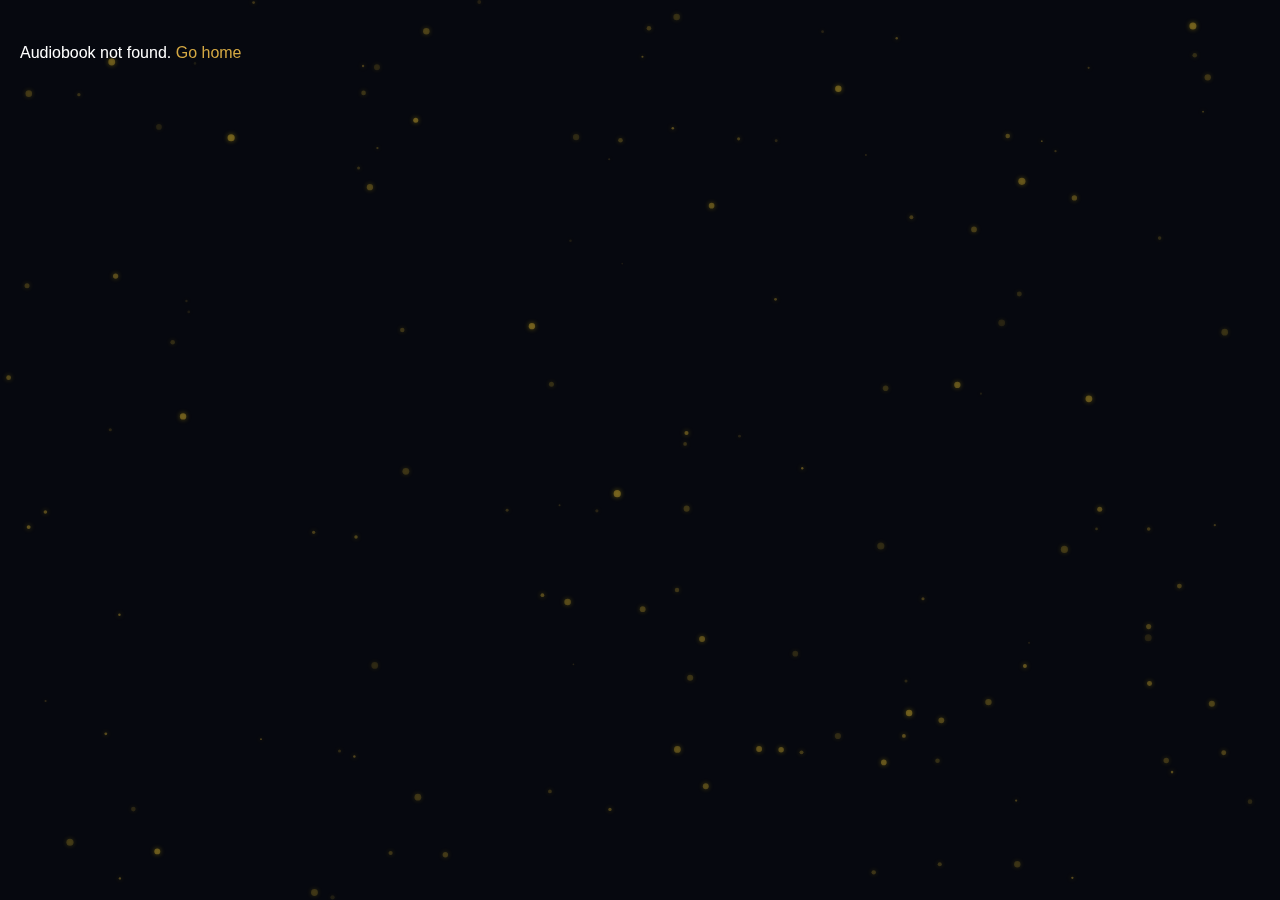
<file: audiobook.html>
<!DOCTYPE html>
<html lang="en">
<head>
  <meta charset="UTF-8" />
  <meta name="viewport" content="width=device-width, initial-scale=1.0, viewport-fit=cover" />
  <meta name="theme-color" content="#06080f" />
  <script>
    var o_options = {
      domain: 'sumnuvision-llc.outseta.com',
      tokenStorage: 'local',
      auth: { authenticationCallbackUrl: 'https://sumnubooks.com/' }
    };
  </script>
  <script src="https://cdn.outseta.com/outseta.min.js" data-options="o_options"></script>
  <title>Audiobook · Sumnu Books</title>
  <link rel="preconnect" href="https://fonts.googleapis.com">
  <link href="https://fonts.googleapis.com/css2?family=Cormorant+Garamond:ital,wght@0,400;0,600;0,700;1,400;1,600&family=DM+Sans:wght@300;400;500;600&display=swap" rel="stylesheet">
  <link rel="stylesheet" href="css/site.css" />
  <style>
  *, *::before, *::after { box-sizing: border-box; margin: 0; padding: 0; }
  :root {
    --gold: #d4a843;
    --gold-dim: rgba(212,168,67,.35);
    --bg: #06080f;
    --text: #e8e8f0;
    --muted: rgba(255,255,255,.38);
    --border: rgba(255,255,255,.07);
  }
  body {
    font-family: 'DM Sans', sans-serif;
    background: var(--bg);
    color: var(--text);
    min-height: 100vh;
    overflow-x: hidden;
    -webkit-tap-highlight-color: transparent;
  }
  .player-backdrop {
    position: fixed; inset: 0; z-index: 0; overflow: hidden;
  }
  .player-backdrop img {
    width: 100%; height: 100%; object-fit: cover;
    filter: blur(60px) saturate(1.4) brightness(0.2);
    transform: scale(1.2);
  }
  .player-backdrop::after {
    content: ''; position: absolute; inset: 0;
    background: linear-gradient(to bottom, rgba(6,8,15,.75) 0%, rgba(6,8,15,.5) 40%, rgba(6,8,15,.9) 100%);
  }
  .page-wrap { position: relative; z-index: 2; min-height: 100vh; padding-bottom: env(safe-area-inset-bottom, 20px); }
  .container { max-width: 520px; margin: 0 auto; padding: 0 18px; }

  /* Top bar */
  .top-bar { display: flex; align-items: center; justify-content: space-between; padding: 14px 18px 0; }
  .back-btn {
    display: flex; align-items: center; gap: 6px;
    min-height: 44px; min-width: 44px;
    color: rgba(255,255,255,.55); text-decoration: none;
    font-size: .8rem; font-weight: 500; padding: 0 4px;
    border: none; background: none; cursor: pointer;
  }
  .back-btn:active { color: var(--gold); }
  .back-btn svg { width: 18px; height: 18px; fill: none; stroke: currentColor; stroke-width: 2; stroke-linecap: round; }
  .top-bar-title { font-size: .72rem; font-weight: 600; letter-spacing: .12em; text-transform: uppercase; color: rgba(255,255,255,.35); }
  .top-bar-placeholder { width: 44px; }

  /* Book info bar */
  .book-info-bar { display: flex; align-items: flex-start; gap: 12px; padding: 16px 18px 0; }
  .book-info-cover { width: 52px; height: 52px; border-radius: 10px; overflow: hidden; flex-shrink: 0; border: 1px solid rgba(212,168,67,.18); box-shadow: 0 4px 12px rgba(0,0,0,.4); }
  .book-info-cover img { width: 100%; height: 100%; object-fit: cover; display: block; }
  .book-info-text { flex: 1; min-width: 0; }
  .book-eyebrow { font-size: .64rem; font-weight: 700; letter-spacing: .12em; text-transform: uppercase; color: var(--gold); margin-bottom: 3px; opacity: .85; }
  .book-name { font-family: 'Cormorant Garamond', serif; font-size: 1.1rem; font-weight: 600; color: #fff; line-height: 1.2; }
  .book-tagline { font-size: .75rem; color: var(--muted); margin-top: 4px; line-height: 1.4; display: -webkit-box; -webkit-line-clamp: 2; -webkit-box-orient: vertical; overflow: hidden; }
  .book-pills { display: flex; flex-wrap: wrap; gap: 5px; padding: 10px 18px 0; }
  .book-pill { font-size: .64rem; font-weight: 600; letter-spacing: .05em; padding: 3px 9px; border-radius: 999px; border: 1px solid rgba(255,255,255,.1); color: rgba(255,255,255,.38); }

  /* Buy button bar */
  .buy-bar {
    margin: 14px 18px 0;
    padding: 12px 14px;
    border-radius: 14px;
    background: rgba(212,168,67,.08);
    border: 1px solid rgba(212,168,67,.2);
    display: flex;
    align-items: center;
    justify-content: space-between;
    gap: 10px;
  }
  .buy-bar-text { flex: 1; min-width: 0; }
  .buy-bar-label { font-size: .7rem; font-weight: 800; letter-spacing: .08em; text-transform: uppercase; color: var(--gold); margin-bottom: 2px; }
  .buy-bar-desc { font-size: .75rem; color: rgba(255,255,255,.45); line-height: 1.3; }
  .buy-btn {
    display: inline-flex; align-items: center; gap: 6px;
    padding: 9px 16px; border-radius: 999px;
    background: var(--gold); color: #0a0c16;
    font-size: .78rem; font-weight: 800; letter-spacing: .04em;
    text-decoration: none; white-space: nowrap; flex-shrink: 0;
    -webkit-tap-highlight-color: transparent;
  }
  .buy-btn:active { background: #c8902a; }
  .buy-bar.coming-soon { opacity: .5; pointer-events: none; }
  .coming-soon-badge { font-size: .7rem; font-weight: 800; letter-spacing: .06em; text-transform: uppercase; color: var(--muted); padding: 8px 14px; }

  .divider { height: 1px; background: var(--border); margin: 16px 18px 0; }

  /* Cover */
  .cover-stage { padding: 18px 18px 0; display: flex; justify-content: center; }
  .cover-frame {
    position: relative; width: min(220px, 58vw); height: min(220px, 58vw);
    border-radius: 18px; overflow: hidden;
    box-shadow: 0 20px 50px rgba(0,0,0,.7), 0 0 0 1px rgba(255,255,255,.08);
  }
  .cover-frame img { width: 100%; height: 100%; object-fit: cover; display: block; }
  .cover-frame.is-playing img { animation: coverPulse 3s ease-in-out infinite; }
  @keyframes coverPulse { 0%,100% { transform: scale(1); } 50% { transform: scale(1.02); } }
  .now-playing-dots { position: absolute; bottom: 12px; left: 50%; transform: translateX(-50%); display: flex; gap: 4px; opacity: 0; transition: opacity .3s; }
  .cover-frame.is-playing .now-playing-dots { opacity: 1; }
  .dot { width: 4px; border-radius: 2px; background: var(--gold); }
  .dot:nth-child(1) { animation: dotBounce 1.2s ease-in-out infinite; height: 12px; }
  .dot:nth-child(2) { animation: dotBounce 1.2s ease-in-out infinite .2s; height: 18px; }
  .dot:nth-child(3) { animation: dotBounce 1.2s ease-in-out infinite .4s; height: 10px; }
  .dot:nth-child(4) { animation: dotBounce 1.2s ease-in-out infinite .6s; height: 16px; }
  @keyframes dotBounce { 0%,100% { transform: scaleY(.5); opacity: .5; } 50% { transform: scaleY(1); opacity: 1; } }

  /* Track info */
  .track-info { padding: 18px 18px 0; text-align: center; }
  .track-series { font-size: .68rem; font-weight: 600; letter-spacing: .14em; text-transform: uppercase; color: var(--gold); margin-bottom: 5px; opacity: .8; }
  .track-title { font-family: 'Cormorant Garamond', serif; font-size: clamp(1.3rem, 5vw, 1.7rem); font-weight: 600; line-height: 1.15; color: #fff; margin-bottom: 3px; }
  .track-chapter { font-size: .75rem; color: var(--muted); }

  /* Progress */
  .progress-section { padding: 20px 18px 0; }
  .progress-track { position: relative; height: 4px; border-radius: 2px; background: rgba(255,255,255,.1); cursor: pointer; }
  .progress-fill { position: absolute; left: 0; top: 0; bottom: 0; border-radius: 2px; background: linear-gradient(to right, var(--gold), #f0c060); pointer-events: none; width: 0%; }
  .progress-thumb { position: absolute; top: 50%; transform: translate(-50%,-50%); width: 16px; height: 16px; border-radius: 50%; background: #fff; box-shadow: 0 2px 8px rgba(0,0,0,.4), 0 0 0 3px rgba(212,168,67,.3); pointer-events: none; left: 0%; }
  .progress-input { position: absolute; inset: -10px 0; opacity: 0; cursor: pointer; width: 100%; -webkit-appearance: none; appearance: none; }
  .time-row { display: flex; justify-content: space-between; align-items: center; padding: 8px 0 0; }
  .time-current { font-size: .72rem; color: var(--muted); font-variant-numeric: tabular-nums; font-weight: 500; }
  .time-remaining { font-size: .72rem; color: var(--gold); font-variant-numeric: tabular-nums; font-weight: 600; }

  /* Controls */
  .controls-row { display: flex; align-items: center; justify-content: center; gap: 4px; padding: 18px 18px 0; }
  .ctrl-btn { display: flex; align-items: center; justify-content: center; min-width: 52px; min-height: 52px; background: none; border: none; cursor: pointer; color: rgba(255,255,255,.7); border-radius: 50%; -webkit-tap-highlight-color: transparent; transition: color .15s, transform .1s; }
  .ctrl-btn:active { transform: scale(.88); color: #fff; }
  .ctrl-btn svg { width: 26px; height: 26px; fill: currentColor; }
  .play-btn { width: 68px; height: 68px; min-width: 68px; border-radius: 50%; background: linear-gradient(135deg, #f0c060, var(--gold), #c8902a); box-shadow: 0 8px 24px rgba(212,168,67,.45), 0 2px 6px rgba(0,0,0,.3), inset 0 1px 0 rgba(255,255,255,.25); color: #0a0c16; margin: 0 8px; }
  .play-btn:active { transform: scale(.9); }
  .play-btn svg { width: 28px; height: 28px; }
  .play-btn.is-playing .icon-play { display: none; }
  .play-btn:not(.is-playing) .icon-pause { display: none; }
  .speed-btn { min-width: 52px; min-height: 44px; background: rgba(255,255,255,.07); border: 1px solid rgba(255,255,255,.1); border-radius: 10px; color: rgba(255,255,255,.6); font-size: .75rem; font-weight: 700; letter-spacing: .05em; cursor: pointer; -webkit-tap-highlight-color: transparent; display: flex; align-items: center; justify-content: center; }
  .speed-btn:active { background: rgba(212,168,67,.15); color: var(--gold); }

  /* Chapter trigger */
  .chapter-trigger { display: flex; align-items: center; justify-content: center; gap: 8px; width: 100%; min-height: 52px; background: none; border: none; border-top: 1px solid var(--border); margin-top: 20px; cursor: pointer; color: var(--muted); font-size: .72rem; font-weight: 600; letter-spacing: .1em; text-transform: uppercase; -webkit-tap-highlight-color: transparent; }
  .chapter-trigger svg { width: 14px; height: 14px; fill: none; stroke: currentColor; stroke-width: 2; transition: transform .3s; }
  .chapter-trigger.open svg { transform: rotate(180deg); }

  /* Sheet */
  .chapter-sheet-overlay { position: fixed; inset: 0; background: rgba(0,0,0,.6); z-index: 50; opacity: 0; pointer-events: none; transition: opacity .3s; backdrop-filter: blur(4px); }
  .chapter-sheet-overlay.open { opacity: 1; pointer-events: all; }
  .chapter-sheet { position: fixed; bottom: 0; left: 0; right: 0; z-index: 51; background: linear-gradient(to bottom, rgba(14,18,32,.98), rgba(8,12,24,.99)); border-radius: 24px 24px 0 0; border-top: 1px solid rgba(255,255,255,.1); transform: translateY(100%); transition: transform .35s cubic-bezier(.32,.72,0,1); max-height: 75vh; padding-bottom: env(safe-area-inset-bottom, 16px); box-shadow: 0 -20px 60px rgba(0,0,0,.5); }
  .chapter-sheet.open { transform: translateY(0); }
  .sheet-handle { width: 36px; height: 4px; border-radius: 2px; background: rgba(255,255,255,.2); margin: 12px auto 0; }
  .sheet-header { display: flex; align-items: center; justify-content: space-between; padding: 14px 20px 10px; border-bottom: 1px solid var(--border); }
  .sheet-title { font-size: .72rem; font-weight: 700; letter-spacing: .12em; text-transform: uppercase; color: var(--muted); }
  .sheet-close { width: 32px; height: 32px; background: rgba(255,255,255,.08); border: none; border-radius: 50%; color: var(--muted); cursor: pointer; display: flex; align-items: center; justify-content: center; font-size: .85rem; -webkit-tap-highlight-color: transparent; }
  .chapter-scroll { overflow-y: auto; max-height: calc(75vh - 80px); -webkit-overflow-scrolling: touch; overscroll-behavior: contain; }
  .chapter-scroll::-webkit-scrollbar { display: none; }
  .chapter-row { display: flex; align-items: center; gap: 14px; min-height: 56px; padding: 0 20px; border-bottom: 1px solid rgba(255,255,255,.04); cursor: pointer; -webkit-tap-highlight-color: transparent; }
  .chapter-row:active { background: rgba(255,255,255,.05); }
  .chapter-row.active { background: rgba(212,168,67,.08); }
  .ch-num { font-size: .64rem; font-weight: 800; letter-spacing: .08em; text-transform: uppercase; color: rgba(255,255,255,.25); min-width: 26px; }
  .chapter-row.active .ch-num { color: var(--gold); }
  .ch-art { width: 38px; height: 38px; border-radius: 7px; overflow: hidden; flex-shrink: 0; border: 1px solid rgba(255,255,255,.06); }
  .ch-art img { width: 100%; height: 100%; object-fit: cover; display: block; }
  .ch-title { font-size: .85rem; color: rgba(255,255,255,.6); flex: 1; }
  .chapter-row.active .ch-title { color: #fff; font-weight: 600; }
  .ch-playing { display: none; gap: 2px; align-items: flex-end; height: 14px; flex-shrink: 0; }
  .chapter-row.active .ch-playing { display: flex; }
  .ch-bar { width: 3px; border-radius: 1.5px; background: var(--gold); }
  .ch-bar:nth-child(1) { height: 8px; animation: barAnim 1s ease-in-out infinite; }
  .ch-bar:nth-child(2) { height: 13px; animation: barAnim 1s ease-in-out infinite .2s; }
  .ch-bar:nth-child(3) { height: 9px; animation: barAnim 1s ease-in-out infinite .4s; }
  @keyframes barAnim { 0%,100% { transform: scaleY(.4); } 50% { transform: scaleY(1); } }
  .ch-locked { font-size: .66rem; color: rgba(212,168,67,.4); flex-shrink: 0; font-weight: 600; }

  @media (min-width: 600px) {
    .cover-frame { width: min(260px, 52vw); height: min(260px, 52vw); }
    .play-btn { width: 74px; height: 74px; min-width: 74px; }
  }
  @media (min-width: 900px) {
    .ctrl-btn:hover { color: #fff; background: rgba(255,255,255,.06); }
    .play-btn:hover { box-shadow: 0 12px 32px rgba(212,168,67,.55); }
    .chapter-row:hover { background: rgba(255,255,255,.04); }
    .back-btn:hover { color: var(--gold); }
  }
  </style>
</head>
<body>

  <div class="player-backdrop"><img id="backdropImg" src="" alt=""></div>

  <div class="page-wrap">

    <div class="top-bar">
      <a href="index.html" class="back-btn">
        <svg viewBox="0 0 24 24"><polyline points="15 18 9 12 15 6"/></svg>
        Home
      </a>
      <span class="top-bar-title" id="topBarTitle">Audiobook</span>
      <div class="top-bar-placeholder"></div>
    </div>

    <div class="book-info-bar">
      <div class="book-info-cover"><img id="bookInfoCover" src="" alt=""></div>
      <div class="book-info-text">
        <div class="book-eyebrow" id="bookEyebrow"></div>
        <div class="book-name" id="bookName"></div>
        <div class="book-tagline" id="bookTagline"></div>
      </div>
    </div>
    <div class="book-pills" id="bookPills"></div>

    <!-- Buy / Coming Soon bar -->
    <div class="buy-bar" id="buyBar">
      <div class="buy-bar-text">
        <div class="buy-bar-label">Own It Forever</div>
        <div class="buy-bar-desc">DRM-free MP3 download — any device, keep it forever</div>
      </div>
      <a class="buy-btn" id="buyBtn" href="#" target="_blank" rel="noopener">Buy $12.99</a>
    </div>

    <div class="divider"></div>

    <!-- Cover art -->
    <div class="cover-stage">
      <div class="cover-frame" id="coverFrame">
        <img id="coverArt" src="" alt="">
        <div class="now-playing-dots">
          <div class="dot"></div><div class="dot"></div>
          <div class="dot"></div><div class="dot"></div>
        </div>
      </div>
    </div>

    <!-- Track info -->
    <div class="track-info">
      <div class="track-series" id="trackSeries"></div>
      <div class="track-title" id="trackTitle">Loading...</div>
      <div class="track-chapter" id="trackChapter"></div>
    </div>

    <!-- Progress -->
    <div class="progress-section">
      <div class="progress-track" id="progressTrack">
        <div class="progress-fill" id="progressFill"></div>
        <div class="progress-thumb" id="progressThumb"></div>
        <input type="range" class="progress-input" id="progressInput" value="0" min="0" max="100" step="0.1" aria-label="Playback position">
      </div>
      <div class="time-row">
        <span class="time-current" id="timeCurrent">0:00</span>
        <span class="time-remaining" id="timeRemaining">—</span>
      </div>
    </div>

    <!-- Controls -->
    <div class="controls-row">
      <button class="ctrl-btn" id="btnPrev" aria-label="Previous">
        <svg viewBox="0 0 24 24"><path d="M6 6h2v12H6zm3.5 6 8.5 6V6z"/></svg>
      </button>
      <button class="ctrl-btn" id="btnRewind" aria-label="Rewind 15s">
        <svg viewBox="0 0 24 24">
          <path d="M12.5 3C8.36 3 4.86 5.46 3.26 9H1l3.25 3.25.06.13L7.75 9H5.26C6.7 6.02 9.38 4 12.5 4c4.14 0 7.5 3.36 7.5 7.5S16.64 19 12.5 19c-2.33 0-4.42-1.06-5.83-2.72l-.96.96C7.35 19.08 9.8 20 12.5 20c4.69 0 8.5-3.81 8.5-8.5S17.19 3 12.5 3z"/>
          <text x="8" y="16" font-size="5.5" font-weight="900" fill="currentColor" font-family="sans-serif">15</text>
        </svg>
      </button>
      <button class="ctrl-btn play-btn" id="btnPlay" aria-label="Play/Pause">
        <svg class="icon-play" viewBox="0 0 24 24"><path d="M8 5v14l11-7z"/></svg>
        <svg class="icon-pause" viewBox="0 0 24 24"><path d="M6 19h4V5H6v14zm8-14v14h4V5h-4z"/></svg>
      </button>
      <button class="ctrl-btn" id="btnForward" aria-label="Forward 15s">
        <svg viewBox="0 0 24 24">
          <path d="M11.5 3C7.31 3 3.5 6.81 3.5 11.5S7.31 20 11.5 20c2.7 0 5.15-.92 6.83-2.76l-.96-.96C16.06 17.94 13.97 19 11.5 19 7.36 19 4 15.64 4 11.5S7.36 4 11.5 4c3.12 0 5.8 2.02 7.24 5H20.5l-3.25-3.25-.06-.13L13.75 9h2.49C14.64 5.46 11.14 3 11.5 3z"/>
          <text x="7.5" y="16" font-size="5.5" font-weight="900" fill="currentColor" font-family="sans-serif">15</text>
        </svg>
      </button>
      <button class="ctrl-btn" id="btnNext" aria-label="Next">
        <svg viewBox="0 0 24 24"><path d="M6 18l8.5-6L6 6v12zm2-8.14 5.51 3.64L8 17.14V9.86zM16 6h2v12h-2z"/></svg>
      </button>
      <button class="speed-btn" id="btnSpeed">1x</button>
    </div>

    <button class="chapter-trigger" id="chapterTrigger" aria-expanded="false">
      <span id="chapterTriggerLabel">Chapters</span>
      <svg viewBox="0 0 24 24"><polyline points="6 9 12 15 18 9"/></svg>
    </button>

  </div>

  <div class="chapter-sheet-overlay" id="sheetOverlay"></div>
  <div class="chapter-sheet" id="chapterSheet">
    <div class="sheet-handle"></div>
    <div class="sheet-header">
      <span class="sheet-title" id="sheetTitle">Chapters</span>
      <button class="sheet-close" id="sheetClose">✕</button>
    </div>
    <div class="chapter-scroll" id="chapterScroll"></div>
  </div>

  <audio id="abAudio" preload="metadata"></audio>

  <script>
  'use strict';

  const audiobookData = [
    {
      slug: 'a-penny-for-my-thoughts',
      title: 'A Penny For My Thoughts',
      eyebrow: 'Urban Thriller · Audiobook',
      tagline: 'He took her. He didn\'t expect to care.',
      cover: 'images/covers-square/a-penny-for-my-thoughts.jpg',
      freeCount: 2,
      payhip: 'https://payhip.com/b/9sX8Z',
      items: Array.from({length:50}, (_,i) => ({
        number: i+1,
        image: `images/audiobooks/a-penny-for-my-thoughts/a-penny-for-my-thoughts-ch${i+1}.jpg`,
        audio: `audio/audiobooks/a-penny-for-my-thoughts/a-penny-for-my-thoughts-ch${i+1}.mp3`
      }))
    },
    {
      slug: 'unplugged',
      title: 'Unplugged: 30 Days of Chaos',
      eyebrow: 'Dystopian Suspense · Audiobook',
      tagline: 'No cell service. No WiFi. Only chaos.',
      cover: 'images/covers-square/unplugged.jpg',
      freeCount: 2,
      payhip: 'https://payhip.com/b/zXevO',
      items: Array.from({length:18}, (_,i) => ({
        number: i+1,
        image: `images/audiobooks/unplugged/unplugged-ch${i+1}.jpg`,
        audio: `audio/audiobooks/unplugged/unplugged-ch${i+1}.mp3`
      }))
    },
    {
      slug: 'chandra',
      title: 'Chandra: Forbidden Obsession',
      eyebrow: 'Psychological Thriller · Audiobook',
      tagline: 'She survived the streets. It\'s what she knows that will get her killed.',
      cover: 'images/covers-square/chandra.jpg',
      freeCount: 2,
      payhip: null,
      items: Array.from({length:20}, (_,i) => ({
        number: i+1,
        image: `images/audiobooks/chandra/chandra-ch${i+1}.jpg`,
        audio: `audio/audiobooks/chandra/chandra-ch${i+1}.mp3`
      }))
    },
    {
      slug: 'the-echo-origins',
      title: 'The Echo: Origins',
      eyebrow: 'Superhero Sci-Fi · Audiobook',
      tagline: 'When the experiment chose her, she didn\'t just gain power — she became the weapon they never planned for.',
      cover: 'images/covers-square/the-echo-origins.jpg',
      freeCount: 2,
      payhip: null,
      items: Array.from({length:15}, (_,i) => ({
        number: i+1,
        image: `images/audiobooks/the-echo-origins/the-echo-origins-ch${i+1}.jpg`,
        audio: `audio/audiobooks/the-echo-origins/the-echo-origins-ch${i+1}.mp3`
      }))
    },
    {
      slug: 'the-jailhouse-lawyer',
      title: 'The Jailhouse Lawyer',
      eyebrow: 'Legal Thriller · Audiobook',
      tagline: 'Inside the walls, knowledge is power.',
      cover: 'images/covers-square/the-jailhouse-lawyer.jpg',
      freeCount: 2,
      payhip: null,
      items: Array.from({length:20}, (_,i) => ({
        number: i+1,
        image: `images/audiobooks/the-jailhouse-lawyer/the-jailhouse-lawyer-ch${i+1}.jpg`,
        audio: `audio/audiobooks/the-jailhouse-lawyer/The-Jailhouse-Lawyer-Ch${i+1}.mp3`
      }))
    },
    {
      slug: 'still-standing',
      title: 'Still Standing',
      eyebrow: 'Nonfiction · Audiobook',
      tagline: 'Before the empire... there was the beginning.',
      cover: 'images/covers-square/still-standing.jpg',
      freeCount: 2,
      payhip: null,
      items: Array.from({length:15}, (_,i) => ({
        number: i+1,
        image: `images/audiobooks/still-standing/still-standing-ch${i+1}.jpg`,
        audio: `audio/audiobooks/still-standing/Still-Standing-Ch${i+1}.mp3`
      }))
    }
  ];

  const params = new URLSearchParams(window.location.search);
  const book = audiobookData.find(b => b.slug === params.get('slug'));
  const isVip = () => !!(window.SumnuAuth && window.SumnuAuth.isVip());
  const canAccess = i => i < (book ? book.freeCount : 0) || isVip();

  const audio = document.getElementById('abAudio');
  let currentIndex = 0;
  const speeds = [0.75, 1, 1.25, 1.5, 2];
  let speedIdx = 1;
  let isDragging = false;

  if (!book) {
    document.body.innerHTML = '<p style="color:#fff;padding:40px 20px;font-family:sans-serif">Audiobook not found. <a href="index.html" style="color:#d4a843">Go home</a></p>';
  } else {
    init();
  }

  function init() {
    document.getElementById('backdropImg').src = book.cover;
    document.getElementById('bookInfoCover').src = book.cover;
    document.getElementById('bookEyebrow').textContent = book.eyebrow;
    document.getElementById('bookName').textContent = book.title;
    document.getElementById('bookTagline').textContent = book.tagline;
    document.getElementById('topBarTitle').textContent = 'Audiobook';
    document.title = `${book.title} · Sumnu Books`;

    document.getElementById('bookPills').innerHTML = `
      <span class="book-pill">${book.items.length} Chapters</span>
      <span class="book-pill">Ch 1–2 Free</span>
      <span class="book-pill">VIP Stream</span>
      <span class="book-pill">Buy to Own</span>
    `;

    // Buy bar
    const buyBar = document.getElementById('buyBar');
    const buyBtn = document.getElementById('buyBtn');
    if (book.payhip) {
      buyBtn.href = book.payhip;
    } else {
      buyBar.innerHTML = '<span class="coming-soon-badge">🔜 Purchase link coming soon</span>';
      buyBar.classList.add('coming-soon');
    }

    document.getElementById('sheetTitle').textContent = 'Chapters';
    document.getElementById('chapterTriggerLabel').textContent = `${book.items.length} Chapters`;
    document.getElementById('trackSeries').textContent = book.title;

    buildChapterSheet();
    loadChapter(0, false);
    wireControls();
    wireSheet();
  }

  function loadChapter(i, play) {
    if (!canAccess(i)) { triggerUnlock(); return; }
    currentIndex = i;
    const item = book.items[i];

    const artEl = document.getElementById('coverArt');
    artEl.onerror = () => { artEl.src = book.cover; artEl.onerror = null; };
    artEl.src = item.image;

    document.getElementById('trackTitle').textContent = `Chapter ${item.number}`;
    document.getElementById('trackChapter').textContent = `Chapter ${item.number} of ${book.items.length}`;
    setProgress(0);
    document.getElementById('timeCurrent').textContent = '0:00';
    document.getElementById('timeRemaining').textContent = '—';

    audio.pause();
    audio.src = item.audio;
    audio.load();

    const btn = document.getElementById('btnPlay');
    const frame = document.getElementById('coverFrame');
    if (play) {
      audio.addEventListener('canplay', function onReady() {
        audio.removeEventListener('canplay', onReady);
        audio.play().catch(() => { btn.classList.remove('is-playing'); frame.classList.remove('is-playing'); });
      });
      btn.classList.add('is-playing');
      frame.classList.add('is-playing');
    } else {
      btn.classList.remove('is-playing');
      frame.classList.remove('is-playing');
    }

    document.querySelectorAll('.chapter-row').forEach((el, j) => el.classList.toggle('active', j === i));
  }

  function setProgress(pct) {
    document.getElementById('progressFill').style.width = pct + '%';
    document.getElementById('progressThumb').style.left = pct + '%';
    document.getElementById('progressInput').value = pct;
  }

  function fmt(s) {
    if (!isFinite(s) || isNaN(s)) return '—';
    const h = Math.floor(s/3600), m = Math.floor((s%3600)/60), sec = Math.floor(s%60);
    return h > 0 ? `${h}:${String(m).padStart(2,'0')}:${String(sec).padStart(2,'0')}` : `${m}:${String(sec).padStart(2,'0')}`;
  }

  audio.addEventListener('timeupdate', () => {
    if (!audio.duration || isDragging) return;
    const pct = (audio.currentTime / audio.duration) * 100;
    setProgress(pct);
    document.getElementById('timeCurrent').textContent = fmt(audio.currentTime);
    document.getElementById('timeRemaining').textContent = `−${fmt(audio.duration - audio.currentTime)} left`;
  });

  audio.addEventListener('loadedmetadata', () => {
    document.getElementById('timeRemaining').textContent = `−${fmt(audio.duration)} left`;
  });

  audio.addEventListener('ended', () => {
    const btn = document.getElementById('btnPlay');
    const frame = document.getElementById('coverFrame');
    btn.classList.remove('is-playing');
    frame.classList.remove('is-playing');
    const next = currentIndex + 1;
    if (next < book.items.length) canAccess(next) ? loadChapter(next, true) : triggerUnlock();
  });

  function wireControls() {
    document.getElementById('btnPlay').addEventListener('click', () => {
      const btn = document.getElementById('btnPlay');
      const frame = document.getElementById('coverFrame');
      if (audio.paused) {
        if (audio.readyState === 0) {
          audio.src = book.items[currentIndex].audio;
          audio.load();
          audio.addEventListener('canplay', function onReady() {
            audio.removeEventListener('canplay', onReady);
            audio.play().catch(() => { btn.classList.remove('is-playing'); frame.classList.remove('is-playing'); });
          });
        } else {
          audio.play().catch(() => { btn.classList.remove('is-playing'); frame.classList.remove('is-playing'); });
        }
        btn.classList.add('is-playing');
        frame.classList.add('is-playing');
      } else {
        audio.pause();
        btn.classList.remove('is-playing');
        frame.classList.remove('is-playing');
      }
    });
    document.getElementById('btnRewind').addEventListener('click', () => { audio.currentTime = Math.max(0, audio.currentTime-15); });
    document.getElementById('btnForward').addEventListener('click', () => { audio.currentTime = Math.min(audio.duration||0, audio.currentTime+15); });
    document.getElementById('btnPrev').addEventListener('click', () => { if (currentIndex > 0 && canAccess(currentIndex-1)) loadChapter(currentIndex-1, !audio.paused); });
    document.getElementById('btnNext').addEventListener('click', () => { const n = currentIndex+1; if (n < book.items.length) canAccess(n) ? loadChapter(n, !audio.paused) : triggerUnlock(); });
    document.getElementById('btnSpeed').addEventListener('click', () => { speedIdx=(speedIdx+1)%speeds.length; audio.playbackRate=speeds[speedIdx]; document.getElementById('btnSpeed').textContent=speeds[speedIdx]+'x'; });

    const input = document.getElementById('progressInput');
    input.addEventListener('mousedown', () => isDragging = true);
    input.addEventListener('touchstart', () => isDragging = true, {passive:true});
    input.addEventListener('input', e => {
      const pct = parseFloat(e.target.value);
      setProgress(pct);
      if (audio.duration) {
        document.getElementById('timeCurrent').textContent = fmt((pct/100)*audio.duration);
        document.getElementById('timeRemaining').textContent = `−${fmt(audio.duration-(pct/100)*audio.duration)} left`;
      }
    });
    input.addEventListener('change', e => { isDragging = false; if (audio.duration) audio.currentTime=(parseFloat(e.target.value)/100)*audio.duration; });
    input.addEventListener('mouseup', () => isDragging = false);
    input.addEventListener('touchend', () => isDragging = false, {passive:true});
  }

  function buildChapterSheet() {
    const scroll = document.getElementById('chapterScroll');
    scroll.innerHTML = '';
    book.items.forEach((item, i) => {
      const ok = canAccess(i);
      const row = document.createElement('div');
      row.className = `chapter-row${i===0?' active':''}`;
      row.innerHTML = `
        <span class="ch-num">CH ${item.number}</span>
        <div class="ch-art"><img src="${item.image}" alt="" loading="lazy" onerror="this.src='${book.cover}'"></div>
        <div class="ch-title">Chapter ${item.number}</div>
        <div class="ch-playing"><div class="ch-bar"></div><div class="ch-bar"></div><div class="ch-bar"></div></div>
        ${!ok ? '<span class="ch-locked">🔒 VIP</span>' : ''}
      `;
      row.addEventListener('click', () => { if (ok) { loadChapter(i, true); closeSheet(); } else { triggerUnlock(); } });
      scroll.appendChild(row);
    });
  }

  function openSheet() {
    document.getElementById('chapterSheet').classList.add('open');
    document.getElementById('sheetOverlay').classList.add('open');
    document.getElementById('chapterTrigger').classList.add('open');
    document.getElementById('chapterTrigger').setAttribute('aria-expanded','true');
    const active = document.querySelector('.chapter-row.active');
    if (active) setTimeout(() => active.scrollIntoView({block:'center'}), 350);
  }
  function closeSheet() {
    document.getElementById('chapterSheet').classList.remove('open');
    document.getElementById('sheetOverlay').classList.remove('open');
    document.getElementById('chapterTrigger').classList.remove('open');
    document.getElementById('chapterTrigger').setAttribute('aria-expanded','false');
  }
  function wireSheet() {
    document.getElementById('chapterTrigger').addEventListener('click', openSheet);
    document.getElementById('sheetClose').addEventListener('click', closeSheet);
    document.getElementById('sheetOverlay').addEventListener('click', closeSheet);
    let startY = 0;
    const sheet = document.getElementById('chapterSheet');
    sheet.addEventListener('touchstart', e => { startY = e.touches[0].clientY; }, {passive:true});
    sheet.addEventListener('touchend', e => { if (e.changedTouches[0].clientY - startY > 60) closeSheet(); }, {passive:true});
  }

  function triggerUnlock() {
    if (window.Outseta && window.Outseta.auth) {
      window.Outseta.auth.open({widgetMode:'register', planUid:'jW70XZmq', redirectUri:'https://sumnubooks.com/index.html'});
    } else { window.location.href = 'unlock.html'; }
  }

  window.addEventListener('outseta:refresh', () => buildChapterSheet());
  </script>

  <script src="js/auth.js"></script>
  <script src="js/animations.js"></script>
</body>
</html>
</file>
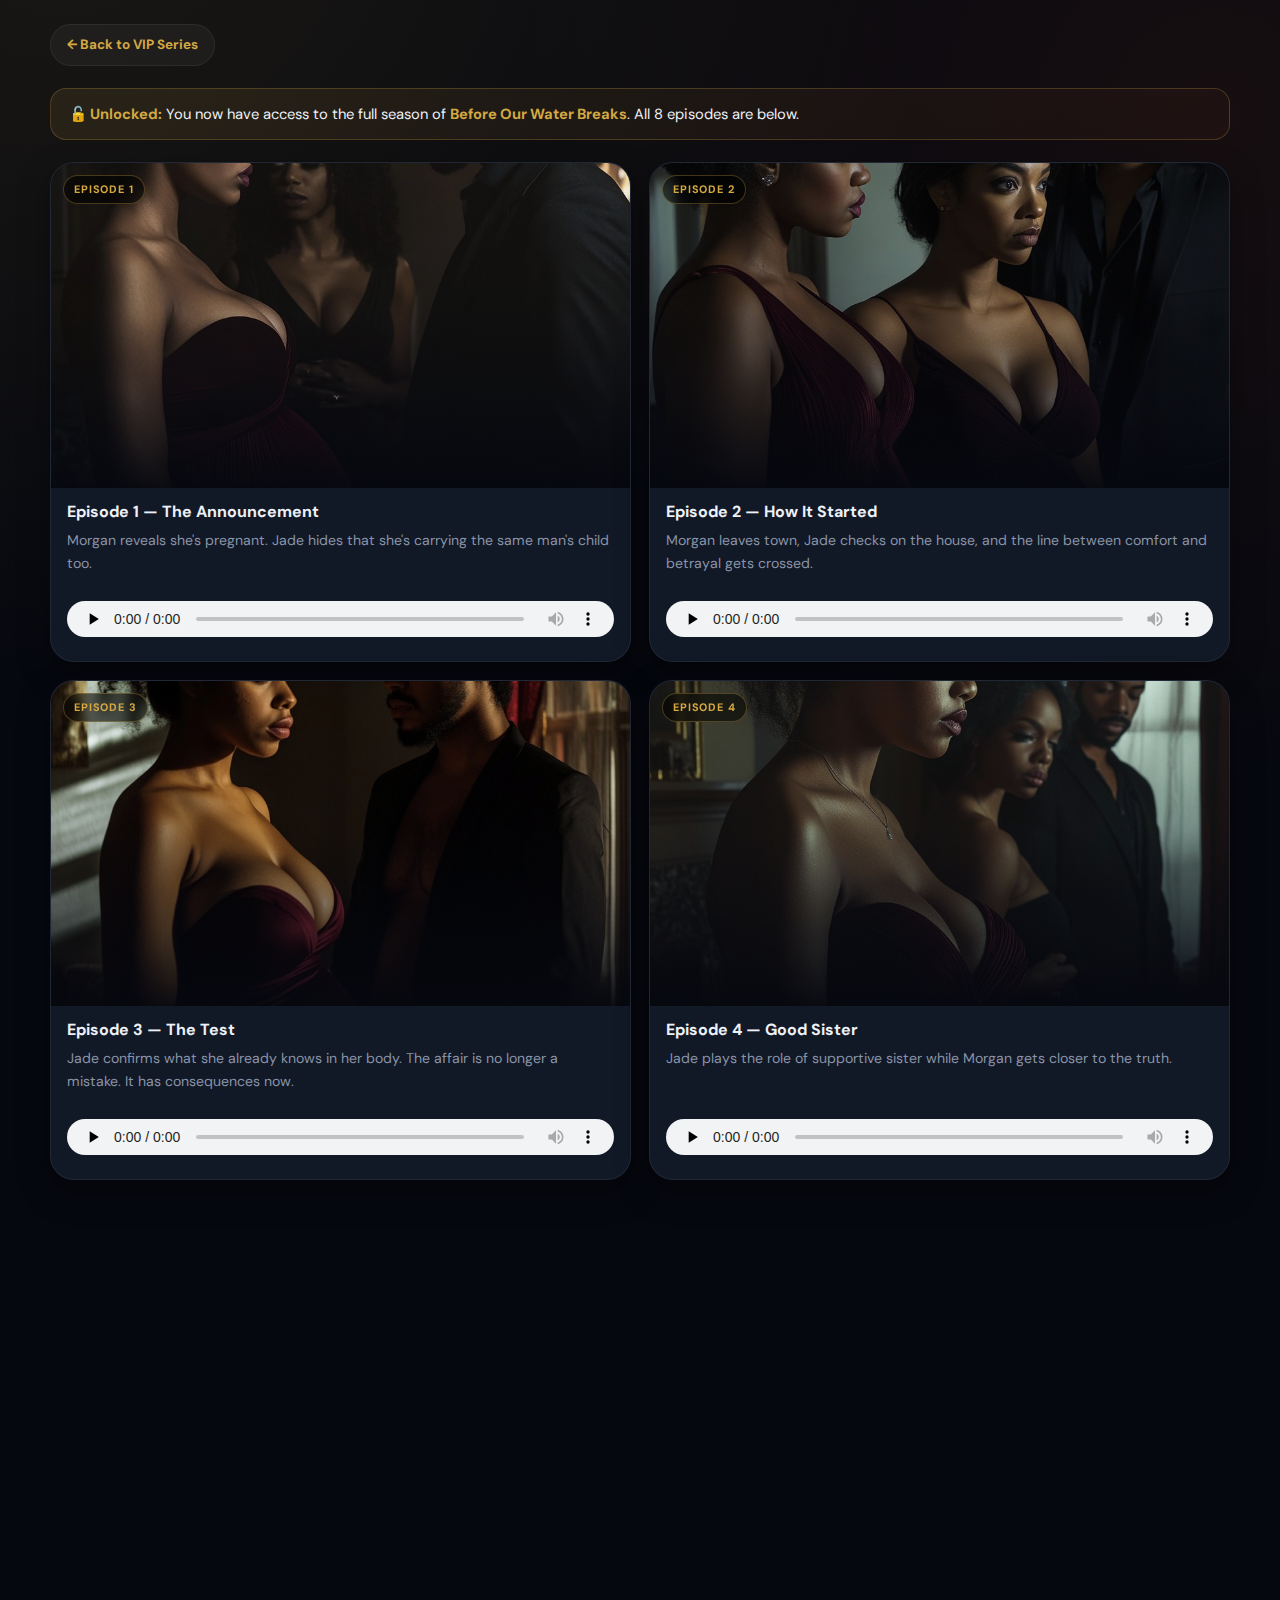
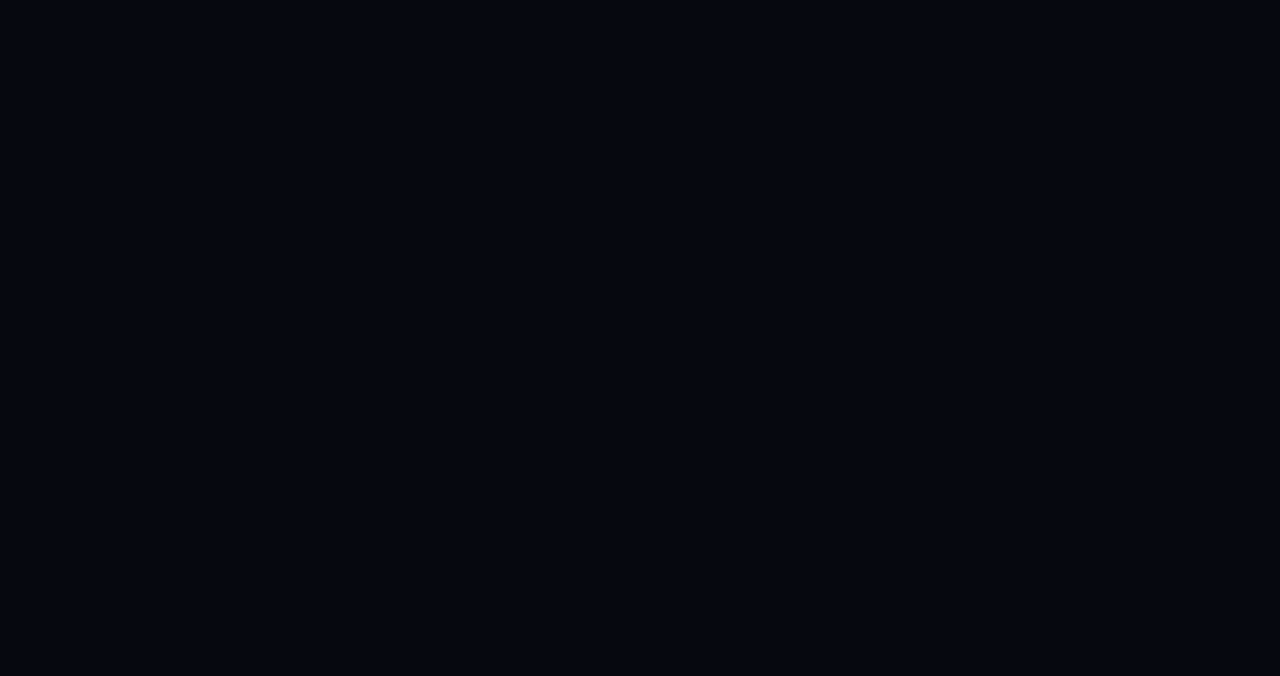
<file: before-our-water-breaks-unlocked.html>
<!DOCTYPE html>
<html lang="en">
<head>
  <meta charset="UTF-8" />
  <meta name="viewport" content="width=device-width, initial-scale=1.0" />
  <title>Before Our Water Breaks — Full Season · Sumnu Books</title>
  <link rel="stylesheet" href="css/sumnu.css" />
  <style>
    body {
      background:
        radial-gradient(ellipse 70% 35% at 5% -5%, rgba(212,168,67,.1), transparent),
        radial-gradient(ellipse 55% 30% at 95% 5%, rgba(232,97,42,.07), transparent),
        var(--bg);
    }
  </style>
</head>
<body>
  <main class="page-wrap">
    <div class="container">

      <a class="back-link" href="vip-audio-dramas_netflix_mobile.html">← Back to VIP Series</a>

      <div class="notice-bar reveal">
        <strong>🔓 Unlocked:</strong> You now have access to the full season of <strong>Before Our Water Breaks</strong>. All 8 episodes are below.
      </div>

      <section class="episodes-grid">

        <article class="episode-card reveal">
          <div class="episode-art">
            <img src="images/before-our-water-breaks/before-our-water-breaks-ep1.jpg" alt="Episode 1">
            <div class="ep-badge">Episode 1</div>
          </div>
          <div class="episode-copy">
            <h3>Episode 1 — The Announcement</h3>
            <p>Morgan reveals she's pregnant. Jade hides that she's carrying the same man's child too.</p>
            <audio controls preload="none">
              <source src="audio/before-our-water-breaks/before-our-water-breaks-ep1.mp3" type="audio/mpeg">
            </audio>
          </div>
        </article>

        <article class="episode-card reveal">
          <div class="episode-art">
            <img src="images/before-our-water-breaks/before-our-water-breaks-ep2.jpg" alt="Episode 2">
            <div class="ep-badge">Episode 2</div>
          </div>
          <div class="episode-copy">
            <h3>Episode 2 — How It Started</h3>
            <p>Morgan leaves town, Jade checks on the house, and the line between comfort and betrayal gets crossed.</p>
            <audio controls preload="none">
              <source src="audio/before-our-water-breaks/before-our-water-breaks-ep2.mp3" type="audio/mpeg">
            </audio>
          </div>
        </article>

        <article class="episode-card reveal">
          <div class="episode-art">
            <img src="images/before-our-water-breaks/before-our-water-breaks-ep3.jpg" alt="Episode 3">
            <div class="ep-badge">Episode 3</div>
          </div>
          <div class="episode-copy">
            <h3>Episode 3 — The Test</h3>
            <p>Jade confirms what she already knows in her body. The affair is no longer a mistake. It has consequences now.</p>
            <audio controls preload="none">
              <source src="audio/before-our-water-breaks/before-our-water-breaks-ep3.mp3" type="audio/mpeg">
            </audio>
          </div>
        </article>

        <article class="episode-card reveal">
          <div class="episode-art">
            <img src="images/before-our-water-breaks/before-our-water-breaks-ep4.jpg" alt="Episode 4">
            <div class="ep-badge">Episode 4</div>
          </div>
          <div class="episode-copy">
            <h3>Episode 4 — Good Sister</h3>
            <p>Jade plays the role of supportive sister while Morgan gets closer to the truth.</p>
            <audio controls preload="none">
              <source src="audio/before-our-water-breaks/before-our-water-breaks-ep4.mp3" type="audio/mpeg">
            </audio>
          </div>
        </article>

        <article class="episode-card reveal">
          <div class="episode-art">
            <img src="images/before-our-water-breaks/before-our-water-breaks-ep5.jpg" alt="Episode 5">
            <div class="ep-badge">Episode 5</div>
          </div>
          <div class="episode-copy">
            <h3>Episode 5 — Devlin's Double Life</h3>
            <p>Jade starts watching Devlin differently. His lies are bigger than she thought.</p>
            <audio controls preload="none">
              <source src="audio/before-our-water-breaks/before-our-water-breaks-ep5.mp3" type="audio/mpeg">
            </audio>
          </div>
        </article>

        <article class="episode-card reveal">
          <div class="episode-art">
            <img src="images/before-our-water-breaks/before-our-water-breaks-ep6.jpg" alt="Episode 6">
            <div class="ep-badge">Episode 6</div>
          </div>
          <div class="episode-copy">
            <h3>Episode 6 — She Knows</h3>
            <p>Morgan gathers the proof. The truth can no longer stay hidden.</p>
            <audio controls preload="none">
              <source src="audio/before-our-water-breaks/before-our-water-breaks-ep6.mp3" type="audio/mpeg">
            </audio>
          </div>
        </article>

        <article class="episode-card reveal">
          <div class="episode-art">
            <img src="images/before-our-water-breaks/before-our-water-breaks-ep7.jpg" alt="Episode 7">
            <div class="ep-badge">Episode 7</div>
          </div>
          <div class="episode-copy">
            <h3>Episode 7 — Come Home</h3>
            <p>Morgan forces Devlin into a confrontation built on beauty, pain, and control.</p>
            <audio controls preload="none">
              <source src="audio/before-our-water-breaks/before-our-water-breaks-ep7.mp3" type="audio/mpeg">
            </audio>
          </div>
        </article>

        <article class="episode-card reveal">
          <div class="episode-art">
            <img src="images/before-our-water-breaks/before-our-water-breaks-ep8.jpg" alt="Episode 8">
            <div class="ep-badge">Episode 8</div>
          </div>
          <div class="episode-copy">
            <h3>Episode 8 — Before Our Water Breaks</h3>
            <p>After the collapse, the sisters must face what survives when the man at the center stops mattering.</p>
            <audio controls preload="none">
              <source src="audio/before-our-water-breaks/before-our-water-breaks-ep8.mp3" type="audio/mpeg">
            </audio>
          </div>
        </article>

      </section>
    </div>
  </main>

  
  <script>
    try {
      localStorage.setItem("beforeourwaterbreaks_unlocked", 'true');
    } catch (e) {}

    const obs = new IntersectionObserver(entries => {
      entries.forEach(e => {
        if (e.isIntersecting) {
          e.target.classList.add('in');
          obs.unobserve(e.target);
        }
      });
    }, { threshold: 0.06 });
    document.querySelectorAll('.reveal').forEach(el => obs.observe(el));
  </script>

</body>
</html>
</file>
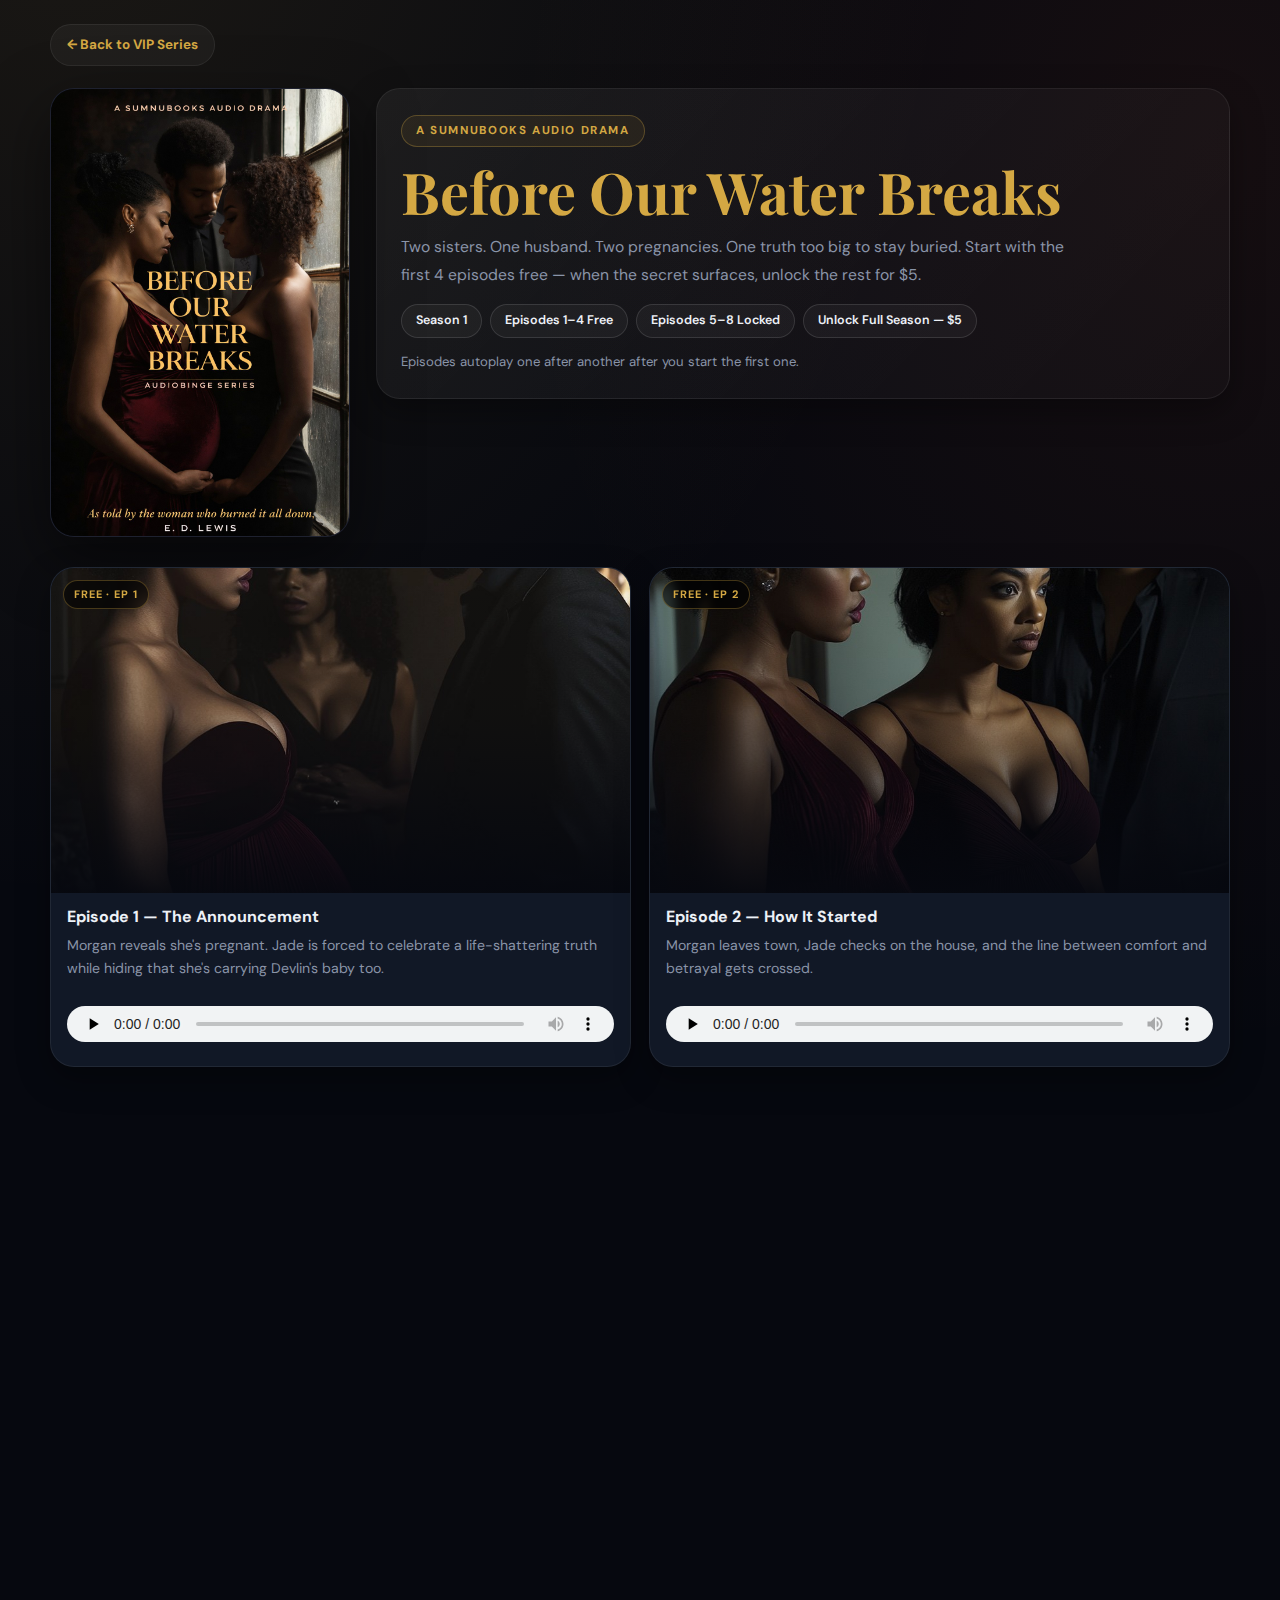
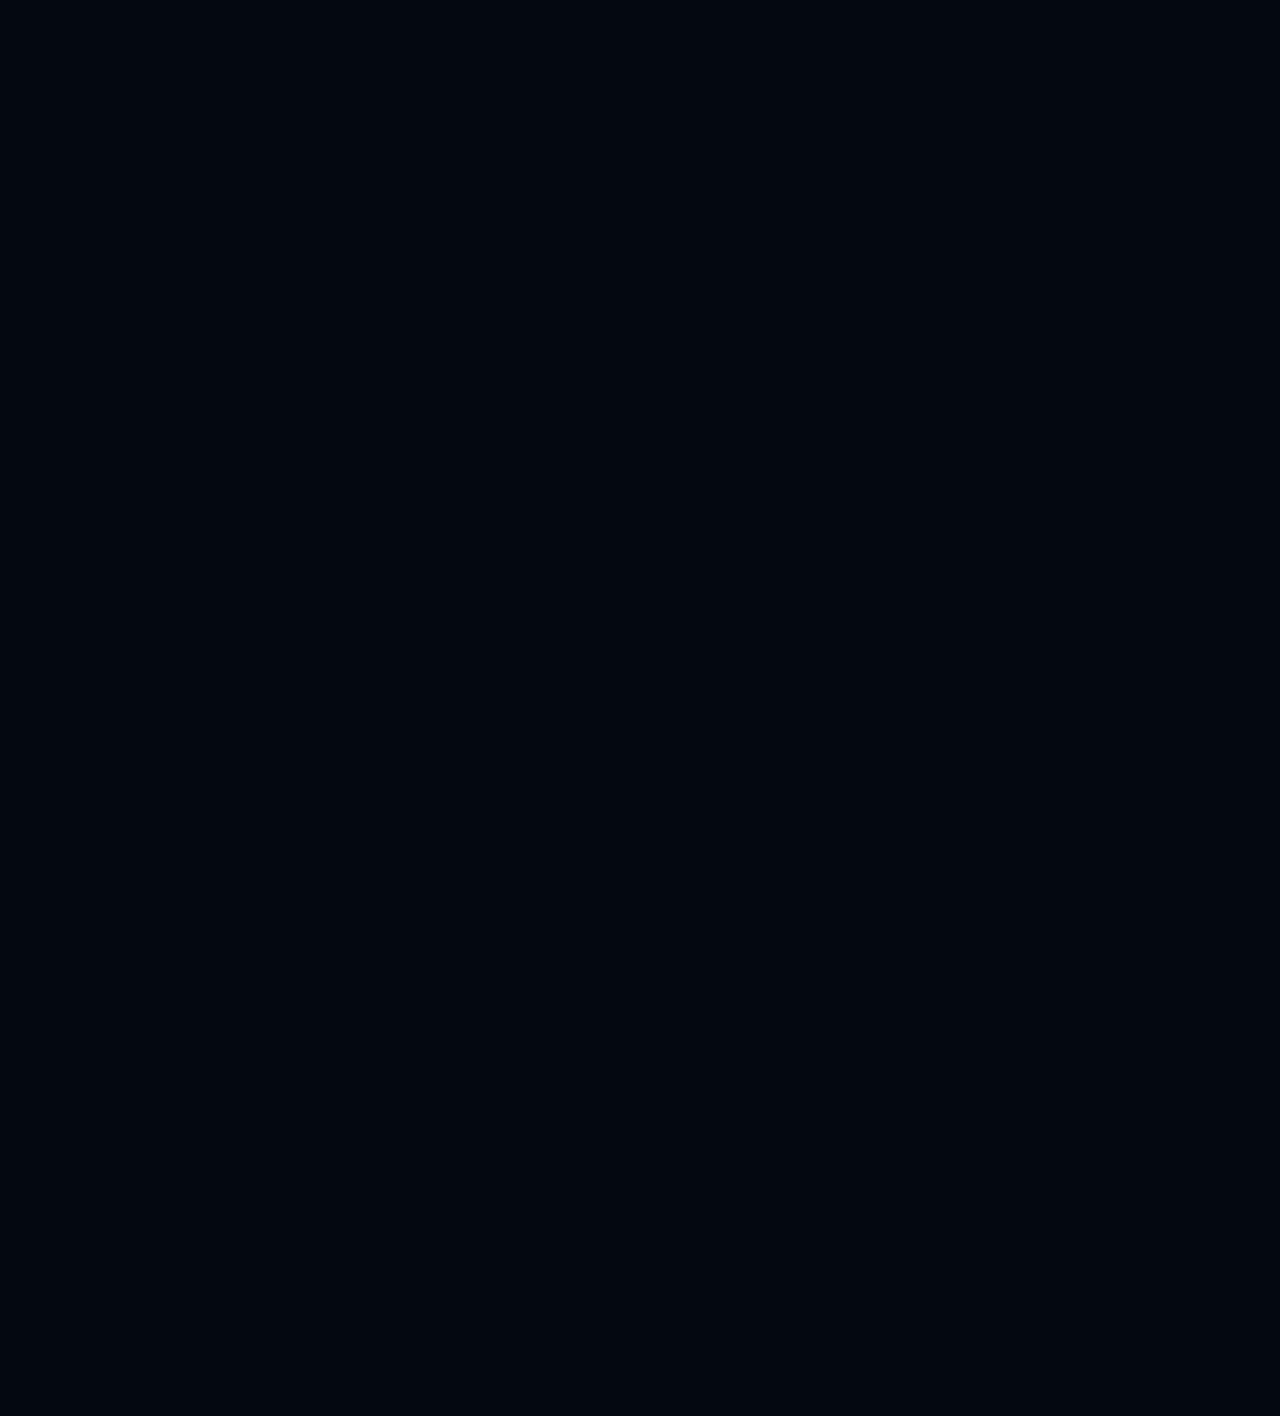
<file: before-our-water-breaks-vip.html>
<!DOCTYPE html>
<html lang="en">
<head>
  <meta charset="UTF-8" />
  <meta name="viewport" content="width=device-width, initial-scale=1.0" />
  <title>Before Our Water Breaks — VIP Series · Sumnu Books</title>
  <link rel="stylesheet" href="css/sumnu.css" />
  
  <style>
    body {
      background:
        radial-gradient(ellipse 70% 35% at 5% -5%, rgba(212,168,67,.1), transparent),
        radial-gradient(ellipse 55% 30% at 95% 5%, rgba(232,97,42,.07), transparent),
        var(--bg);
    }
    .series-top-nav {
      display: flex;
      flex-wrap: wrap;
      gap: 10px;
      margin: 18px 0 14px;
    }
    .series-top-nav a {
      display: inline-flex;
      align-items: center;
      justify-content: center;
      min-height: 42px;
      padding: 10px 14px;
      border-radius: 999px;
      border: 1px solid rgba(212,168,67,.28);
      background: rgba(12,14,26,.72);
      color: var(--text);
      text-decoration: none;
      font-weight: 700;
      letter-spacing: .02em;
    }
    .series-top-nav a:hover,
    .series-top-nav a:focus-visible {
      border-color: rgba(212,168,67,.55);
      color: var(--gold);
    }
    .episode-card.locked.unlock-link { cursor: pointer; }
    .episode-card.locked.unlock-link:focus-visible {
      outline: 2px solid rgba(212,168,67,.8);
      outline-offset: 3px;
    }
    .autonext-note {
      margin-top: 14px;
      color: var(--muted);
      font-size: .82rem;
      line-height: 1.5;
    }
  </style>

</head>
<body>
  <main class="page-wrap">
    <div class="container">

      <a class="back-link" href="vip-audio-dramas_netflix_mobile.html">← Back to VIP Series</a>

      <!-- Hero -->
      <section class="series-hero reveal">
        <div class="cover-box">
          <img src="images/before-our-water-breaks/before-our-water-breaks-cover.jpg" alt="Before Our Water Breaks cover">
        </div>
        <div class="card-glass hero-copy">
          <div class="eyebrow">A SumnuBooks Audio Drama</div>
          <h1>Before Our Water Breaks</h1>
          <p class="tagline">Two sisters. One husband. Two pregnancies. One truth too big to stay buried. Start with the first 4 episodes free — when the secret surfaces, unlock the rest for $5.</p>
          <div class="pill-row">
            <span class="pill">Season 1</span>
            <span class="pill">Episodes 1–4 Free</span>
            <span class="pill">Episodes 5–8 Locked</span>
            <span class="pill">Unlock Full Season — $5</span>
          </div>
          <p class="autonext-note">Episodes autoplay one after another after you start the first one.</p>
        </div>
      </section>

      <!-- Episodes -->
      <section class="episodes-grid">

        <article class="episode-card reveal">
          <div class="episode-art">
            <img src="images/before-our-water-breaks/before-our-water-breaks-ep1.jpg" alt="Episode 1">
            <div class="ep-badge">Free · Ep 1</div>
          </div>
          <div class="episode-copy">
            <h3>Episode 1 — The Announcement</h3>
            <p>Morgan reveals she's pregnant. Jade is forced to celebrate a life-shattering truth while hiding that she's carrying Devlin's baby too.</p>
            <audio controls preload="none">
              <source src="audio/before-our-water-breaks/before-our-water-breaks-ep1.mp3" type="audio/mpeg">
            </audio>
          </div>
        </article>

        <article class="episode-card reveal">
          <div class="episode-art">
            <img src="images/before-our-water-breaks/before-our-water-breaks-ep2.jpg" alt="Episode 2">
            <div class="ep-badge">Free · Ep 2</div>
          </div>
          <div class="episode-copy">
            <h3>Episode 2 — How It Started</h3>
            <p>Morgan leaves town, Jade checks on the house, and the line between comfort and betrayal gets crossed.</p>
            <audio controls preload="none">
              <source src="audio/before-our-water-breaks/before-our-water-breaks-ep2.mp3" type="audio/mpeg">
            </audio>
          </div>
        </article>

        <article class="episode-card reveal">
          <div class="episode-art">
            <img src="images/before-our-water-breaks/before-our-water-breaks-ep3.jpg" alt="Episode 3">
            <div class="ep-badge">Free · Ep 3</div>
          </div>
          <div class="episode-copy">
            <h3>Episode 3 — The Test</h3>
            <p>Jade confirms what she already knows in her body. The affair is no longer a mistake. It has consequences now.</p>
            <audio controls preload="none">
              <source src="audio/before-our-water-breaks/before-our-water-breaks-ep3.mp3" type="audio/mpeg">
            </audio>
          </div>
        </article>

        <article class="episode-card reveal">
          <div class="episode-art">
            <img src="images/before-our-water-breaks/before-our-water-breaks-ep4.jpg" alt="Episode 4">
            <div class="ep-badge">Free · Ep 4</div>
          </div>
          <div class="episode-copy">
            <h3>Episode 4 — Good Sister</h3>
            <p>Jade goes shopping with Morgan, plays the part, and realizes there may be another woman involved too.</p>
            <audio controls preload="none">
              <source src="audio/before-our-water-breaks/before-our-water-breaks-ep4.mp3" type="audio/mpeg">
            </audio>
          </div>
        </article>

        <!-- Locked 5–8 -->
        <article class="episode-card locked reveal unlock-link" tabindex="0" role="link" aria-label="Unlock premium episodes with PayPal" data-unlock-paypal="unlock-paypal-form">
          <div class="episode-art">
            <img src="images/before-our-water-breaks/before-our-water-breaks-ep5.jpg" alt="Episode 5">
            <div class="ep-badge locked">VIP · Ep 5</div>
            <div class="locked-overlay"><div class="lock-icon">🔒</div></div>
          </div>
          <div class="episode-copy">
            <h3>Episode 5 — Devlin's Double Life</h3>
            <p>Jade starts watching Devlin differently. His lies are bigger than she thought, and she begins to understand she was never the only secret.</p>
            <div class="locked-panel">
              <span>🔒 Locked after Episode 4</span>
              <span>Premium</span>
            </div>
          </div>
        </article>

        <article class="episode-card locked reveal unlock-link" tabindex="0" role="link" aria-label="Unlock premium episodes with PayPal" data-unlock-paypal="unlock-paypal-form">
          <div class="episode-art">
            <img src="images/before-our-water-breaks/before-our-water-breaks-ep6.jpg" alt="Episode 6">
            <div class="ep-badge locked">VIP · Ep 6</div>
            <div class="locked-overlay"><div class="lock-icon">🔒</div></div>
          </div>
          <div class="episode-copy">
            <h3>Episode 6 — She Knows</h3>
            <p>Morgan finds the evidence. The emotional architecture of the family cracks open, and the truth can no longer stay hidden.</p>
            <div class="locked-panel">
              <span>🔒 Unlock to continue</span>
              <span>Premium</span>
            </div>
          </div>
        </article>

        <article class="episode-card locked reveal unlock-link" tabindex="0" role="link" aria-label="Unlock premium episodes with PayPal" data-unlock-paypal="unlock-paypal-form">
          <div class="episode-art">
            <img src="images/before-our-water-breaks/before-our-water-breaks-ep7.jpg" alt="Episode 7">
            <div class="ep-badge locked">VIP · Ep 7</div>
            <div class="locked-overlay"><div class="lock-icon">🔒</div></div>
          </div>
          <div class="episode-copy">
            <h3>Episode 7 — Come Home</h3>
            <p>Morgan prepares the table, sets the scene, and forces Devlin into a confrontation built on beauty, pain, and control.</p>
            <div class="locked-panel">
              <span>🔒 Unlock to continue</span>
              <span>Premium</span>
            </div>
          </div>
        </article>

        <article class="episode-card locked reveal unlock-link" tabindex="0" role="link" aria-label="Unlock premium episodes with PayPal" data-unlock-paypal="unlock-paypal-form">
          <div class="episode-art">
            <img src="images/before-our-water-breaks/before-our-water-breaks-ep8.jpg" alt="Episode 8">
            <div class="ep-badge locked">VIP · Ep 8</div>
            <div class="locked-overlay"><div class="lock-icon">🔒</div></div>
          </div>
          <div class="episode-copy">
            <h3>Episode 8 — Before Our Water Breaks</h3>
            <p>After the collapse, the sisters are left facing what survives when the man at the center stops mattering.</p>
            <div class="locked-panel">
              <span>🔒 Unlock to continue</span>
              <span>Premium</span>
            </div>
          </div>
        </article>

      </section>

      <!-- Unlock box -->
      <section class="unlock-box reveal">
        <h2>Unlock the rest of Season 1</h2>
        <p>You've got the first 4 episodes free. Unlock Episodes 5–8 for one price and finish the full season.</p>
        <div class="unlock-price">$5</div>
        <form id="unlock-paypal-form" action="https://www.paypal.com/cgi-bin/webscr" method="post" target="_blank">
          <input type="hidden" name="cmd" value="_xclick">
          <input type="hidden" name="business" value="sales@sumnubooks.com">
          <input type="hidden" name="item_name" value="Before Our Water Breaks Season 1 Unlock (Episodes 5-8)">
          <input type="hidden" name="amount" value="5.00">
          <input type="hidden" name="currency_code" value="USD">
          <input type="hidden" name="return" value="https://sumnubooks.com/before-our-water-breaks-unlocked.html">
          <input type="hidden" name="cancel_return" value="https://sumnubooks.com/before-our-water-breaks-vip.html">
          <button class="btn btn-primary btn-lg" type="submit">🔓 Unlock Season 1 — $5</button>
        </form>
        <div class="unlock-note">🔒 Secure checkout via PayPal · Instant access after payment</div>
      </section>

    </div>
  </main>

  
  <script>
    const obs = new IntersectionObserver(entries => {
      entries.forEach(e => {
        if (e.isIntersecting) {
          e.target.classList.add('in');
          obs.unobserve(e.target);
        }
      });
    }, { threshold: 0.06 });
    document.querySelectorAll('.reveal').forEach(el => obs.observe(el));

    const audios = Array.from(document.querySelectorAll('.episode-card audio'));
    audios.forEach((audio, index) => {
      audio.addEventListener('play', () => {
        audios.forEach(other => {
          if (other !== audio && !other.paused) other.pause();
        });
      });

      audio.addEventListener('ended', async () => {
        const nextAudio = audios[index + 1];
        if (!nextAudio) return;

        const nextCard = nextAudio.closest('.episode-card');
        if (nextCard) {
          nextCard.scrollIntoView({ behavior: 'smooth', block: 'center' });
        }

        try {
          nextAudio.currentTime = 0;
          await nextAudio.play();
        } catch (err) {
          // Mobile browsers sometimes require another tap after the first item.
        }
      });
    });

    const unlockForm = document.getElementById('unlock-paypal-form');
    document.querySelectorAll('[data-unlock-paypal]').forEach(card => {
      const openCheckout = () => { if (unlockForm) unlockForm.submit(); };
      card.addEventListener('click', openCheckout);
      card.addEventListener('keydown', (e) => {
        if (e.key === 'Enter' || e.key === ' ') {
          e.preventDefault();
          openCheckout();
        }
      });
    });
  </script>

</body>
</html>
</file>
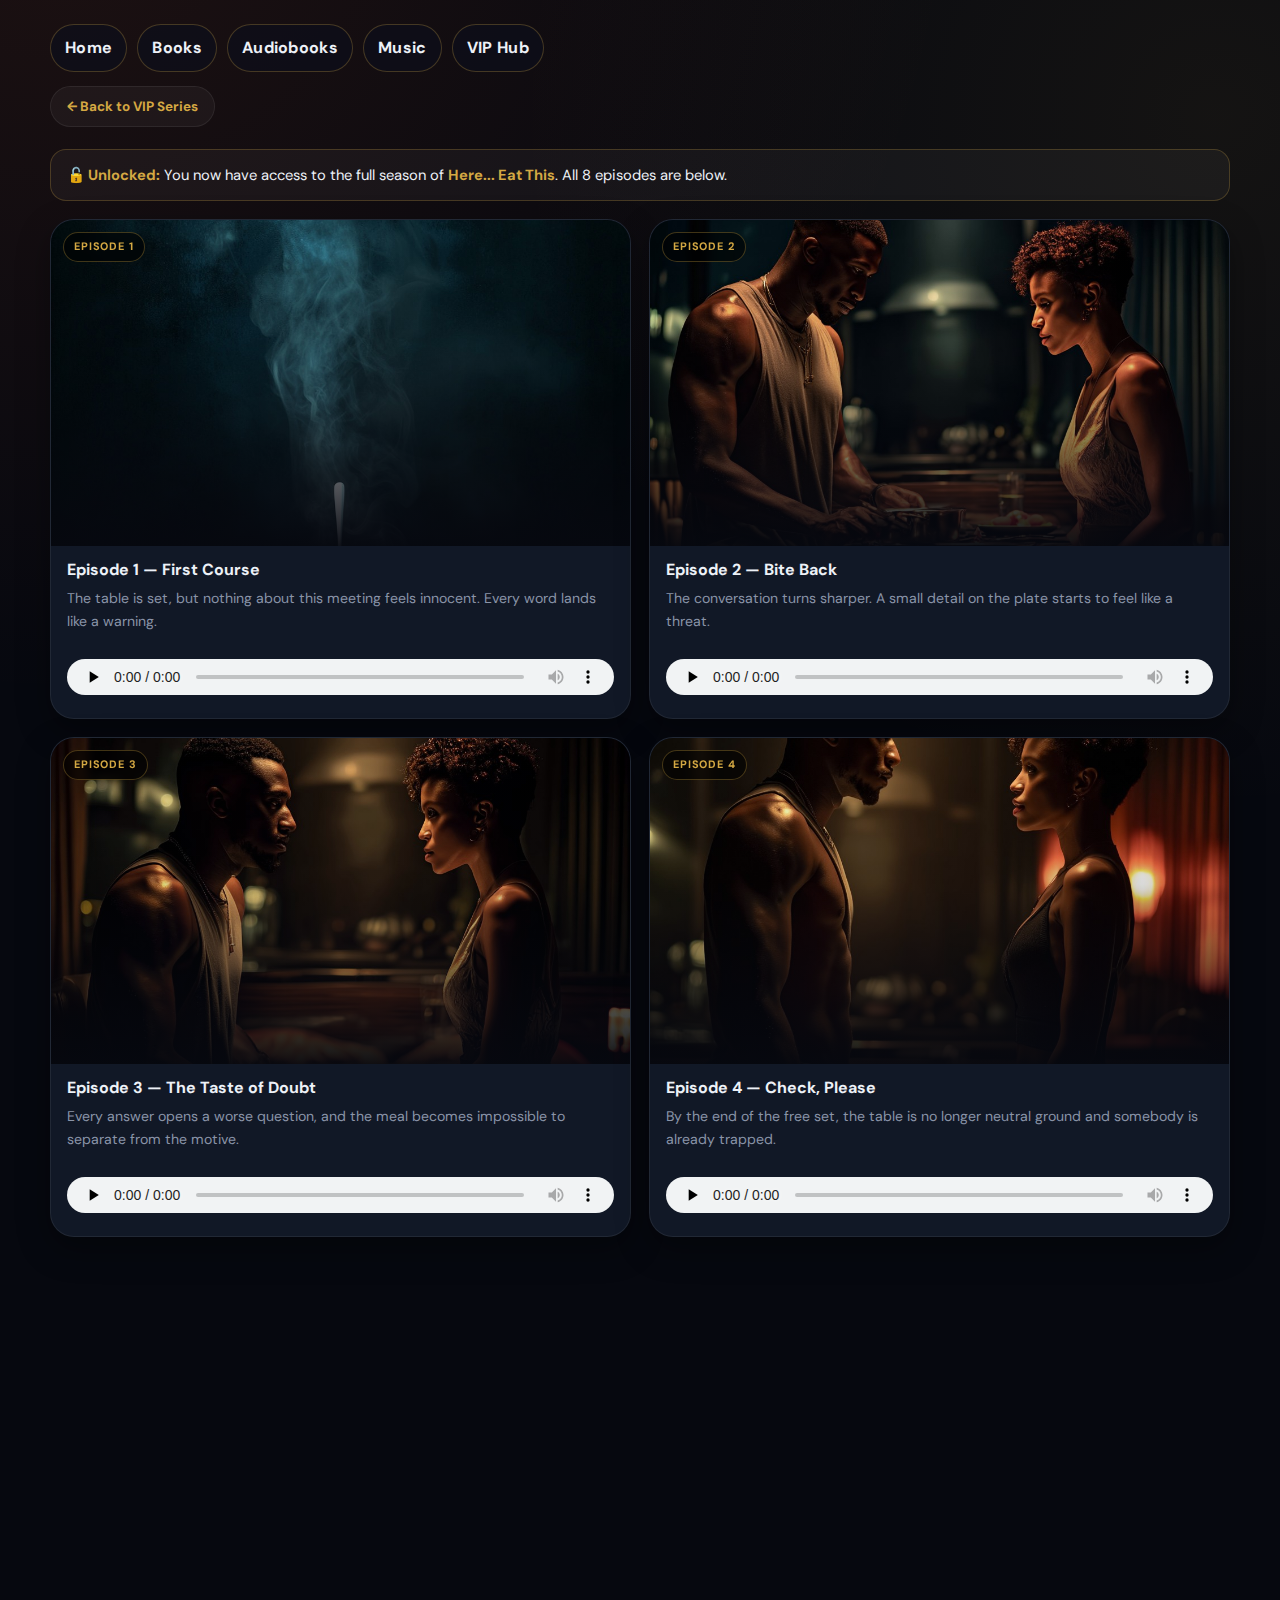
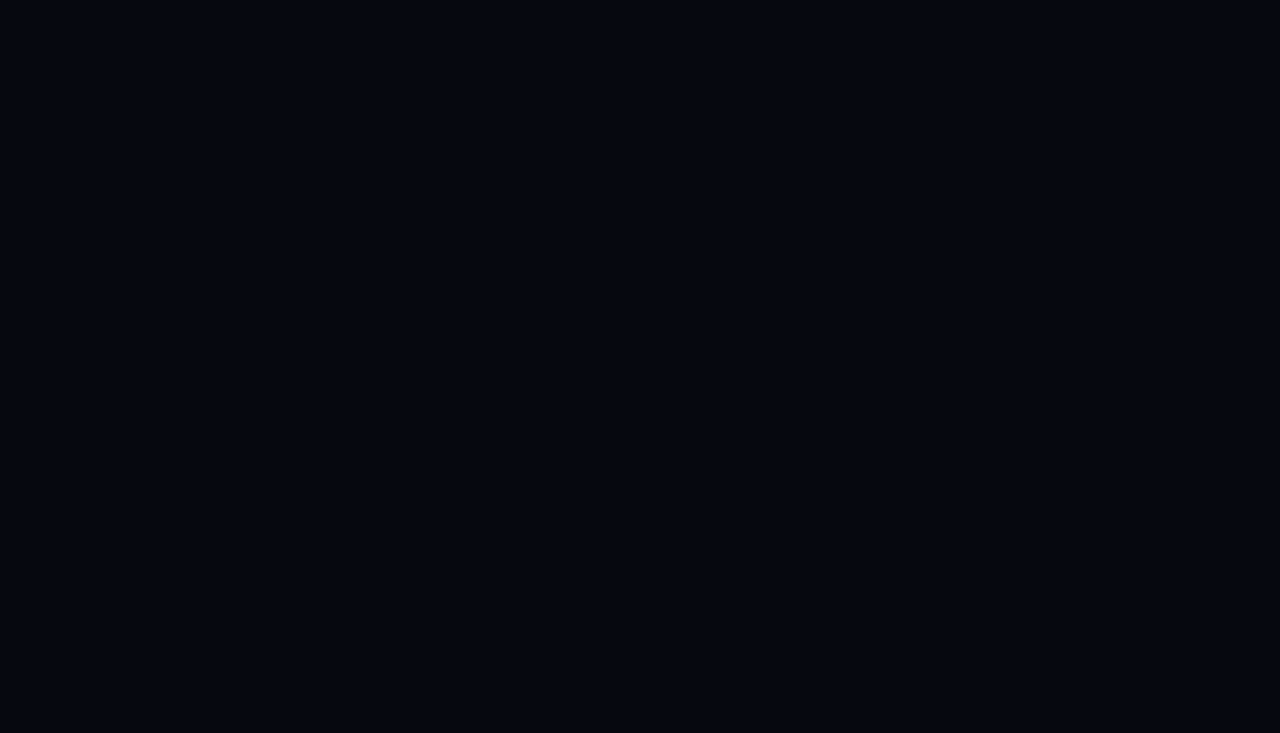
<file: here-eat-this-unlocked.html>
<!DOCTYPE html>
<html lang="en">
<head>
  <meta charset="UTF-8" />
  <meta name="viewport" content="width=device-width, initial-scale=1.0" />
  <title>Here... Eat This — Full Season · Sumnu Books</title>
  <link rel="stylesheet" href="css/sumnu.css" />

  <style>
    body {
      background:
        radial-gradient(ellipse 70% 35% at 5% -5%, rgba(232,97,42,.1), transparent),
        radial-gradient(ellipse 55% 30% at 95% 5%, rgba(212,168,67,.07), transparent),
        var(--bg);
    }
    .series-top-nav {
      display: flex;
      flex-wrap: wrap;
      gap: 10px;
      margin: 0 0 14px;
    }
    .series-top-nav a {
      display: inline-flex;
      align-items: center;
      justify-content: center;
      min-height: 42px;
      padding: 10px 14px;
      border-radius: 999px;
      border: 1px solid rgba(212,168,67,.28);
      background: rgba(12,14,26,.72);
      color: var(--text);
      text-decoration: none;
      font-weight: 700;
      letter-spacing: .02em;
    }
    .series-top-nav a:hover,
    .series-top-nav a:focus-visible {
      border-color: rgba(212,168,67,.55);
      color: var(--gold);
    }
    .episode-card.locked.unlock-link { cursor: pointer; }
    .episode-card.locked.unlock-link:focus-visible {
      outline: 2px solid rgba(212,168,67,.8);
      outline-offset: 3px;
    }
    .notice-bar {
      margin: 0 0 18px;
      padding: 14px 16px;
      border-radius: 16px;
      border: 1px solid rgba(212,168,67,.25);
      background: rgba(255,255,255,.04);
      color: var(--text);
    }
  </style>

</head>
<body>
  <main class="page-wrap">
    <div class="container">

      <div class="series-top-nav reveal">
        <a href="index.html">Home</a>
        <a href="books.html">Books</a>
        <a href="audiobooks.html">Audiobooks</a>
        <a href="music.html">Music</a>
        <a href="vip-audio-dramas_netflix_mobile.html">VIP Hub</a>
      </div>

      <a class="back-link" href="vip-audio-dramas_netflix_mobile.html">← Back to VIP Series</a>

      <div class="notice-bar reveal">
        <strong>🔓 Unlocked:</strong> You now have access to the full season of <strong>Here... Eat This</strong>. All 8 episodes are below.
      </div>

      <section class="episodes-grid">

        <article class="episode-card reveal">
          <div class="episode-art">
            <img src="images/here-eat-this/here-eat-this-ep1.jpg" alt="Episode 1" loading="lazy" decoding="async">
            <div class="ep-badge">EPISODE 1</div>
          </div>
          <div class="episode-copy">
            <h3>Episode 1 — First Course</h3>
            <p>The table is set, but nothing about this meeting feels innocent. Every word lands like a warning.</p>
            <audio controls preload="none">
              <source src="audio/here-eat-this/here-eat-this-ep1.mp3" type="audio/mpeg">
            </audio>
          </div>
        </article>

        <article class="episode-card reveal">
          <div class="episode-art">
            <img src="images/here-eat-this/here-eat-this-ep2.jpg" alt="Episode 2" loading="lazy" decoding="async">
            <div class="ep-badge">EPISODE 2</div>
          </div>
          <div class="episode-copy">
            <h3>Episode 2 — Bite Back</h3>
            <p>The conversation turns sharper. A small detail on the plate starts to feel like a threat.</p>
            <audio controls preload="none">
              <source src="audio/here-eat-this/here-eat-this-ep2.mp3" type="audio/mpeg">
            </audio>
          </div>
        </article>

        <article class="episode-card reveal">
          <div class="episode-art">
            <img src="images/here-eat-this/here-eat-this-ep3.jpg" alt="Episode 3" loading="lazy" decoding="async">
            <div class="ep-badge">EPISODE 3</div>
          </div>
          <div class="episode-copy">
            <h3>Episode 3 — The Taste of Doubt</h3>
            <p>Every answer opens a worse question, and the meal becomes impossible to separate from the motive.</p>
            <audio controls preload="none">
              <source src="audio/here-eat-this/here-eat-this-ep3.mp3" type="audio/mpeg">
            </audio>
          </div>
        </article>

        <article class="episode-card reveal">
          <div class="episode-art">
            <img src="images/here-eat-this/here-eat-this-ep4.jpg" alt="Episode 4" loading="lazy" decoding="async">
            <div class="ep-badge">EPISODE 4</div>
          </div>
          <div class="episode-copy">
            <h3>Episode 4 — Check, Please</h3>
            <p>By the end of the free set, the table is no longer neutral ground and somebody is already trapped.</p>
            <audio controls preload="none">
              <source src="audio/here-eat-this/here-eat-this-ep4.mp3" type="audio/mpeg">
            </audio>
          </div>
        </article>

        <article class="episode-card reveal">
          <div class="episode-art">
            <img src="images/here-eat-this/here-eat-this-ep5.jpg" alt="Episode 5" loading="lazy" decoding="async">
            <div class="ep-badge">EPISODE 5</div>
          </div>
          <div class="episode-copy">
            <h3>Episode 5 — Served Cold</h3>
            <p>The version of the story on the table starts to crack. Someone came to dinner with a different agenda.</p>
            <audio controls preload="none">
              <source src="audio/here-eat-this/here-eat-this-ep5.mp3" type="audio/mpeg">
            </audio>
          </div>
        </article>

        <article class="episode-card reveal">
          <div class="episode-art">
            <img src="images/here-eat-this/here-eat-this-ep6.jpg" alt="Episode 6" loading="lazy" decoding="async">
            <div class="ep-badge">EPISODE 6</div>
          </div>
          <div class="episode-copy">
            <h3>Episode 6 — Open Flame</h3>
            <p>Tension escalates and every gesture feels rehearsed. The meal starts to look like a setup.</p>
            <audio controls preload="none">
              <source src="audio/here-eat-this/here-eat-this-ep6.mp3" type="audio/mpeg">
            </audio>
          </div>
        </article>

        <article class="episode-card reveal">
          <div class="episode-art">
            <img src="images/here-eat-this/here-eat-this-ep7.jpg" alt="Episode 7" loading="lazy" decoding="async">
            <div class="ep-badge">EPISODE 7</div>
          </div>
          <div class="episode-copy">
            <h3>Episode 7 — Dirty Plate</h3>
            <p>The truth is almost visible now, but getting to it may cost more than either of them expected.</p>
            <audio controls preload="none">
              <source src="audio/here-eat-this/here-eat-this-ep7.mp3" type="audio/mpeg">
            </audio>
          </div>
        </article>

        <article class="episode-card reveal">
          <div class="episode-art">
            <img src="images/here-eat-this/here-eat-this-ep8.jpg" alt="Episode 8" loading="lazy" decoding="async">
            <div class="ep-badge">EPISODE 8</div>
          </div>
          <div class="episode-copy">
            <h3>Episode 8 — Last Supper</h3>
            <p>The season closes with the kind of ending that makes the whole dinner feel premeditated from the start.</p>
            <audio controls preload="none">
              <source src="audio/here-eat-this/here-eat-this-ep8.mp3" type="audio/mpeg">
            </audio>
          </div>
        </article>

      </section>
    </div>
  </main>

  <script>
    const HERE_EAT_THIS_UNLOCK_KEY = "here-eat-this-unlocked";
    localStorage.setItem(HERE_EAT_THIS_UNLOCK_KEY, "true");

    const obs = new IntersectionObserver(entries => {
      entries.forEach(e => { if (e.isIntersecting) { e.target.classList.add('in'); obs.unobserve(e.target); } });
    }, { threshold: 0.06 });
    document.querySelectorAll('.reveal').forEach(el => obs.observe(el));
  </script>
</body>
</html>
</file>
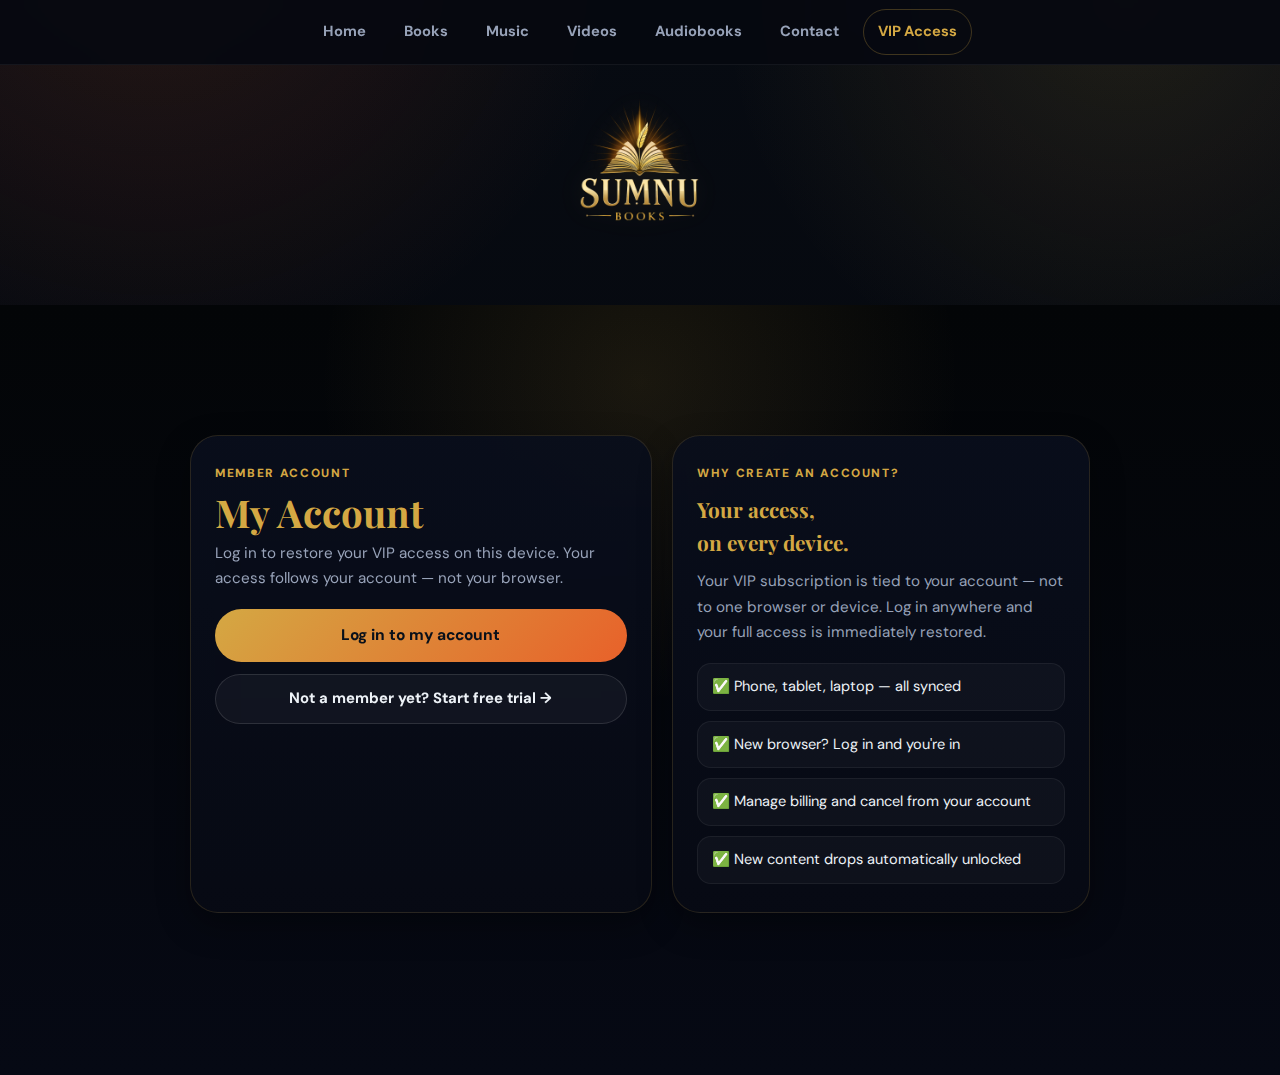
<file: login.html>
<!DOCTYPE html>
<html lang="en">
<head>
  <meta charset="utf-8" />
  <meta name="viewport" content="width=device-width,initial-scale=1" />
  <title>My Account — Sumnu Books</title>
  <script>
    var o_options = {
      domain: 'sumnuvision-llc.outseta.com',
      tokenStorage: 'local',
      auth: {
        authenticationCallbackUrl: 'https://sumnubooks.com/'
      }
    };
  </script>
  <script src="https://cdn.outseta.com/outseta.min.js" data-options="o_options"></script>
  <link href="css/site.css" rel="stylesheet" />
  <style>
    .site-header{
      position:sticky;top:0;z-index:50;
      background:rgba(6,8,15,.90);
      backdrop-filter:blur(14px);
      border-bottom:1px solid rgba(255,255,255,.06);
    }
    .navbar-shell{
      min-height:64px;display:flex;
      align-items:center;justify-content:center;
    }
    .nav-links-shell{
      display:flex;align-items:center;gap:10px;
      flex-wrap:nowrap;overflow-x:auto;overflow-y:hidden;
      width:100%;justify-content:center;scrollbar-width:none;
      -webkit-overflow-scrolling:touch;padding:8px 0;
    }
    .nav-links-shell::-webkit-scrollbar{display:none;}
    .nav-links-shell a{
      flex:0 0 auto;white-space:nowrap;padding:10px 14px;
      border-radius:999px;color:var(--muted,#9aa3b7);
      font-weight:700;font-size:.92rem;text-decoration:none;
    }
    .nav-links-shell a:hover,
    .nav-links-shell a.active{
      color:var(--text,#fff);background:rgba(255,255,255,.06);
    }
    .nav-links-shell .nav-cta{
      border:1px solid rgba(212,168,67,.28);
      color:var(--gold,#d4a843)!important;
    }
    .logo-band{padding:14px 0 8px;}
    .logo-band-inner{display:flex;align-items:center;justify-content:center;}
    .hero-logo-img{
      display:block;width:min(64vw,320px);max-width:320px;
      height:auto;object-fit:contain;
      filter:drop-shadow(0 0 12px rgba(212,168,67,.12));
    }

    .account-page {
      min-height: calc(100vh - 130px);
      display: flex;
      align-items: center;
      justify-content: center;
      padding: 24px 16px 56px;
      background:
        radial-gradient(circle at 50% 10%, rgba(212,168,67,.11), transparent 34%),
        linear-gradient(180deg,#030507 0%,#060914 100%);
    }
    .account-shell {
      width: min(100%, 900px);
      display: grid;
      grid-template-columns: 1.05fr .95fr;
      gap: 20px;
    }
    .account-card, .account-side {
      border: 1px solid rgba(212,168,67,.16);
      border-radius: 28px;
      background: linear-gradient(180deg, rgba(9,14,28,.94), rgba(7,10,20,.98));
      box-shadow: 0 12px 32px rgba(0,0,0,.35);
    }
    .account-card { padding: 28px 24px 24px; }
    .account-side  { padding: 28px 24px; }

    .kicker {
      color: var(--gold,#d4a843);
      font-size: .74rem;
      letter-spacing: .14em;
      text-transform: uppercase;
      font-weight: 800;
      margin-bottom: 10px;
    }
    h1 {
      margin: 0 0 10px;
      color: var(--gold,#d4a843);
      font-family: var(--font-display,Georgia,serif);
      font-size: clamp(1.7rem,4vw,2.4rem);
      line-height: 1;
    }
    h2 {
      margin: 0 0 10px;
      color: var(--gold,#d4a843);
      font-family: var(--font-display,Georgia,serif);
      font-size: 1.3rem;
    }
    .sub, .account-side p {
      color: var(--muted,#aeb6c8);
      line-height: 1.65;
      margin: 0 0 18px;
      font-size: .95rem;
    }
    .action-stack { display: grid; gap: 12px; margin-top: 18px; }
    .btn-wide { width: 100%; }

    /* Signed-in state */
    .panel { display: none; }
    .panel.show { display: block; }

    .signed-in-box {
      padding: 18px;
      border-radius: 18px;
      border: 1px solid rgba(73,180,110,.22);
      background: rgba(73,180,110,.06);
      margin-bottom: 18px;
    }
    .signed-in-box p {
      color: #dcffe5;
      font-size: .93rem;
      margin: 0 0 14px;
      line-height: 1.55;
    }
    .signed-in-box strong { color: #a8f5bf; }

    .signed-out-box .sub {
      color: var(--muted,#aeb6c8);
    }

    .btn-primary-full {
      display: flex;
      align-items: center;
      justify-content: center;
      padding: 14px 22px;
      border-radius: 999px;
      font-weight: 800;
      font-size: .97rem;
      border: none;
      cursor: pointer;
      background: linear-gradient(135deg, var(--gold,#d4a843), var(--orange,#e8612a));
      color: #09101a;
      width: 100%;
      text-decoration: none;
      transition: opacity .18s ease;
    }
    .btn-primary-full:hover { opacity: .88; }

    .btn-secondary-full {
      display: flex;
      align-items: center;
      justify-content: center;
      padding: 12px 22px;
      border-radius: 999px;
      font-weight: 700;
      font-size: .93rem;
      border: 1px solid rgba(255,255,255,.12);
      background: rgba(255,255,255,.04);
      color: var(--text,#fff);
      cursor: pointer;
      width: 100%;
      transition: background .18s ease;
    }
    .btn-secondary-full:hover { background: rgba(255,255,255,.08); }

    .benefits { display: grid; gap: 10px; margin-top: 18px; }
    .benefits div {
      padding: 12px 14px;
      border-radius: 14px;
      border: 1px solid rgba(255,255,255,.06);
      background: rgba(255,255,255,.03);
      color: var(--text,#fff);
      font-size: .91rem;
      line-height: 1.5;
    }

    /* Outseta profile widget container */
    #outseta-profile-wrap {
      margin-top: 16px;
    }

    @media (max-width: 860px) {
      .account-shell { grid-template-columns: 1fr; }
      .account-side { display: none; }
    }
  </style>
</head>
<body>
  <header class="site-header">
    <div class="container navbar-shell">
      <nav class="nav-links-shell">
        <a href="index.html">Home</a>
        <a href="books.html">Books</a>
        <a href="music.html">Music</a>
        <a href="video.html">Videos</a>
        <a href="audiobooks.html">Audiobooks</a>
        <a href="contact.html">Contact</a>
        <a href="unlock.html" class="nav-cta">VIP Access</a>
      </nav>
    </div>
  </header>

  <section class="logo-band">
    <div class="container logo-band-inner">
      <a href="index.html" aria-label="Sumnu Books home">
        <img src="images/logos/sumnu-books-logo.png"
             alt="Sumnu Books logo" class="hero-logo-img">
      </a>
    </div>
  </section>

  <main class="account-page">
    <div class="account-shell">

      <section class="account-card">
        <div class="kicker">Member Account</div>
        <h1 id="pageHeadline">My Account</h1>

        <!-- Signed OUT state -->
        <div class="panel signed-out-box" id="signedOutPanel">
          <p class="sub">
            Log in to restore your VIP access on this device. Your access
            follows your account — not your browser.
          </p>
          <div class="action-stack">
            <button class="btn-primary-full" id="loginBtn">
              Log in to my account
            </button>
            <a class="btn-secondary-full" href="unlock.html">
              Not a member yet? Start free trial →
            </a>
          </div>
        </div>

        <!-- Signed IN + VIP state -->
        <div class="panel" id="signedInVipPanel">
          <div class="signed-in-box">
            <p>✅ Signed in as <strong id="memberEmail">—</strong></p>
            <p>Your VIP access is active. All content is unlocked.</p>
            <a class="btn-primary-full" href="index.html"
               style="margin-bottom:12px;">▶ Go to your content</a>
          </div>
          <!-- Outseta self-service profile widget -->
          <!-- Members can update billing, cancel, change password here -->
          <div id="outseta-profile-wrap">
            <p style="color:var(--muted,#aeb6c8);font-size:.88rem;margin-bottom:8px;">
              Manage your subscription, billing, and password:
            </p>
            <!-- Outseta profile embed — renders automatically when widget loads -->
            <div data-o-profile="true"></div>
          </div>
          <div style="margin-top:16px;">
            <button class="btn-secondary-full" id="logoutBtn">
              Log out
            </button>
          </div>
        </div>

        <!-- Signed IN but NOT paid state -->
        <div class="panel" id="signedInFreePanel">
          <div class="signed-in-box" style="border-color:rgba(212,168,67,.22);background:rgba(212,168,67,.05);">
            <p style="color:var(--gold,#d4a843);">
              Signed in as <strong id="freeEmail">—</strong> — but no active VIP plan found.
            </p>
            <p style="color:var(--muted,#aeb6c8);margin-bottom:0;">
              Start a free trial to unlock all content.
            </p>
          </div>
          <div class="action-stack" style="margin-top:16px;">
            <button class="btn-primary-full" id="upgradeBtn">
              🔓 Start Free Trial — $9.99/month
            </button>
            <button class="btn-secondary-full" id="logoutBtn2">
              Log out
            </button>
          </div>
        </div>

      </section>

      <aside class="account-side">
        <div class="kicker">Why create an account?</div>
        <h2>Your access,<br>on every device.</h2>
        <p>
          Your VIP subscription is tied to your account — not to one
          browser or device. Log in anywhere and your full access is
          immediately restored.
        </p>
        <div class="benefits">
          <div>✅ Phone, tablet, laptop — all synced</div>
          <div>✅ New browser? Log in and you're in</div>
          <div>✅ Manage billing and cancel from your account</div>
          <div>✅ New content drops automatically unlocked</div>
        </div>
      </aside>

    </div>
  </main>

  <script src="js/auth.js"></script>
  <script>
    var PLAN_UID       = 'jW70XZmq'; // ← replace this
    var OUTSETA_DOMAIN = 'sumnuvision-llc.outseta.com';
    var RETURN_URL     = 'https://sumnubooks.com/index.html';

    function showPanel(id) {
      ['signedOutPanel','signedInVipPanel','signedInFreePanel'].forEach(function(p) {
        var el = document.getElementById(p);
        if (el) el.classList.toggle('show', p === id);
      });
    }

    function applyState() {
      var user = window.SumnuAuth ? window.SumnuAuth.currentUser() : null;
      var vip  = window.SumnuAuth ? window.SumnuAuth.isVip()       : false;

      if (!user) {
        showPanel('signedOutPanel');
        document.getElementById('pageHeadline').textContent = 'My Account';
        return;
      }

      var email = (user.Email || user.email || '');
      if (vip) {
        showPanel('signedInVipPanel');
        document.getElementById('memberEmail').textContent = email;
        document.getElementById('pageHeadline').textContent = 'Welcome back';
      } else {
        showPanel('signedInFreePanel');
        document.getElementById('freeEmail').textContent = email;
        document.getElementById('pageHeadline').textContent = 'My Account';
      }
    }

    // Login button
    document.getElementById('loginBtn').addEventListener('click', function () {
      if (window.Outseta && window.Outseta.auth) {
        window.Outseta.auth.open({
          widgetMode: 'login',
          redirectUri: window.location.href
        });
      }
    });

    // Upgrade button (free user → pay)
    document.getElementById('upgradeBtn').addEventListener('click', function () {
      if (window.Outseta && window.Outseta.auth) {
        window.Outseta.auth.open({
          widgetMode: 'register',
          planUid: PLAN_UID,
        });
      }
    });

    // Logout buttons
    ['logoutBtn','logoutBtn2'].forEach(function(id) {
      var btn = document.getElementById(id);
      if (btn) btn.addEventListener('click', function () {
        if (window.SumnuAuth) window.SumnuAuth.logout();
      });
    });

    // React to auth state changes
    window.addEventListener('outseta:ready',  applyState);
    window.addEventListener('outseta:login',  applyState);
    window.addEventListener('outseta:logout', function () { showPanel('signedOutPanel'); });
  </script>
</body>
</html>
</file>
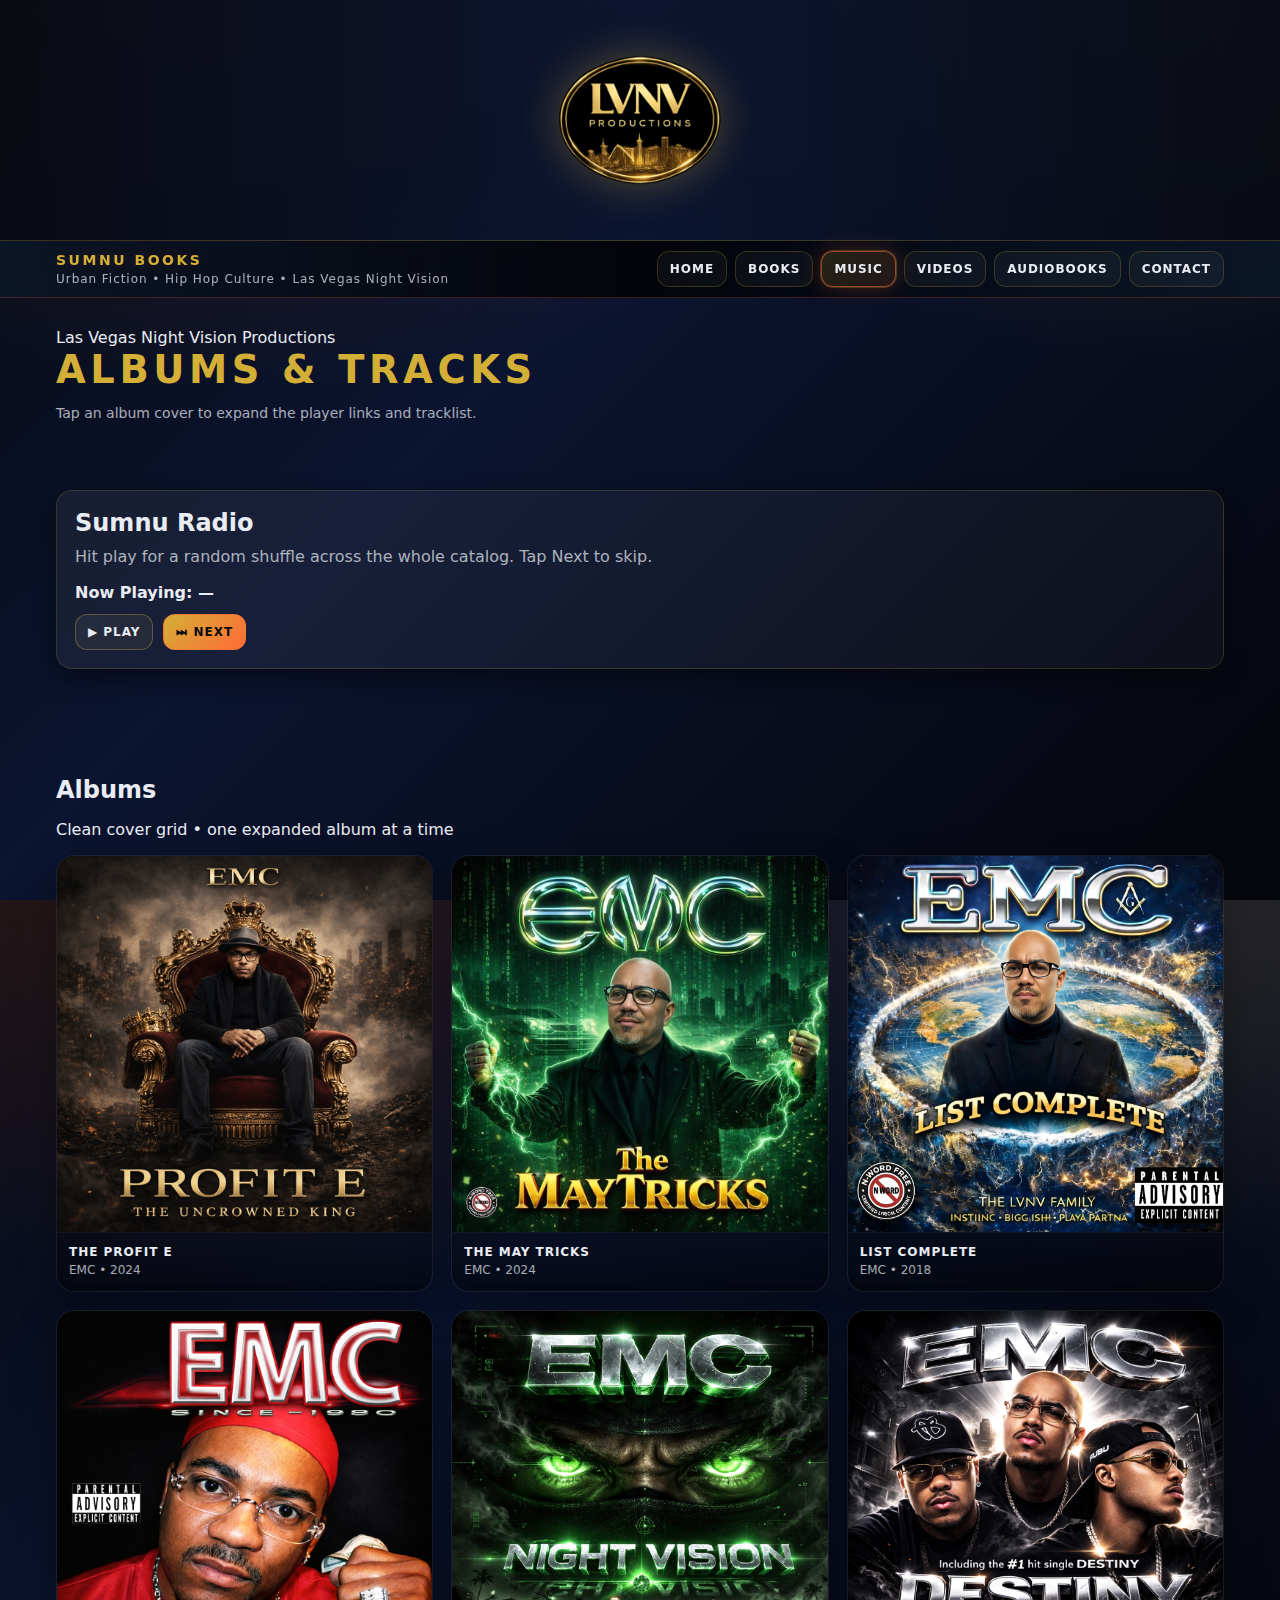
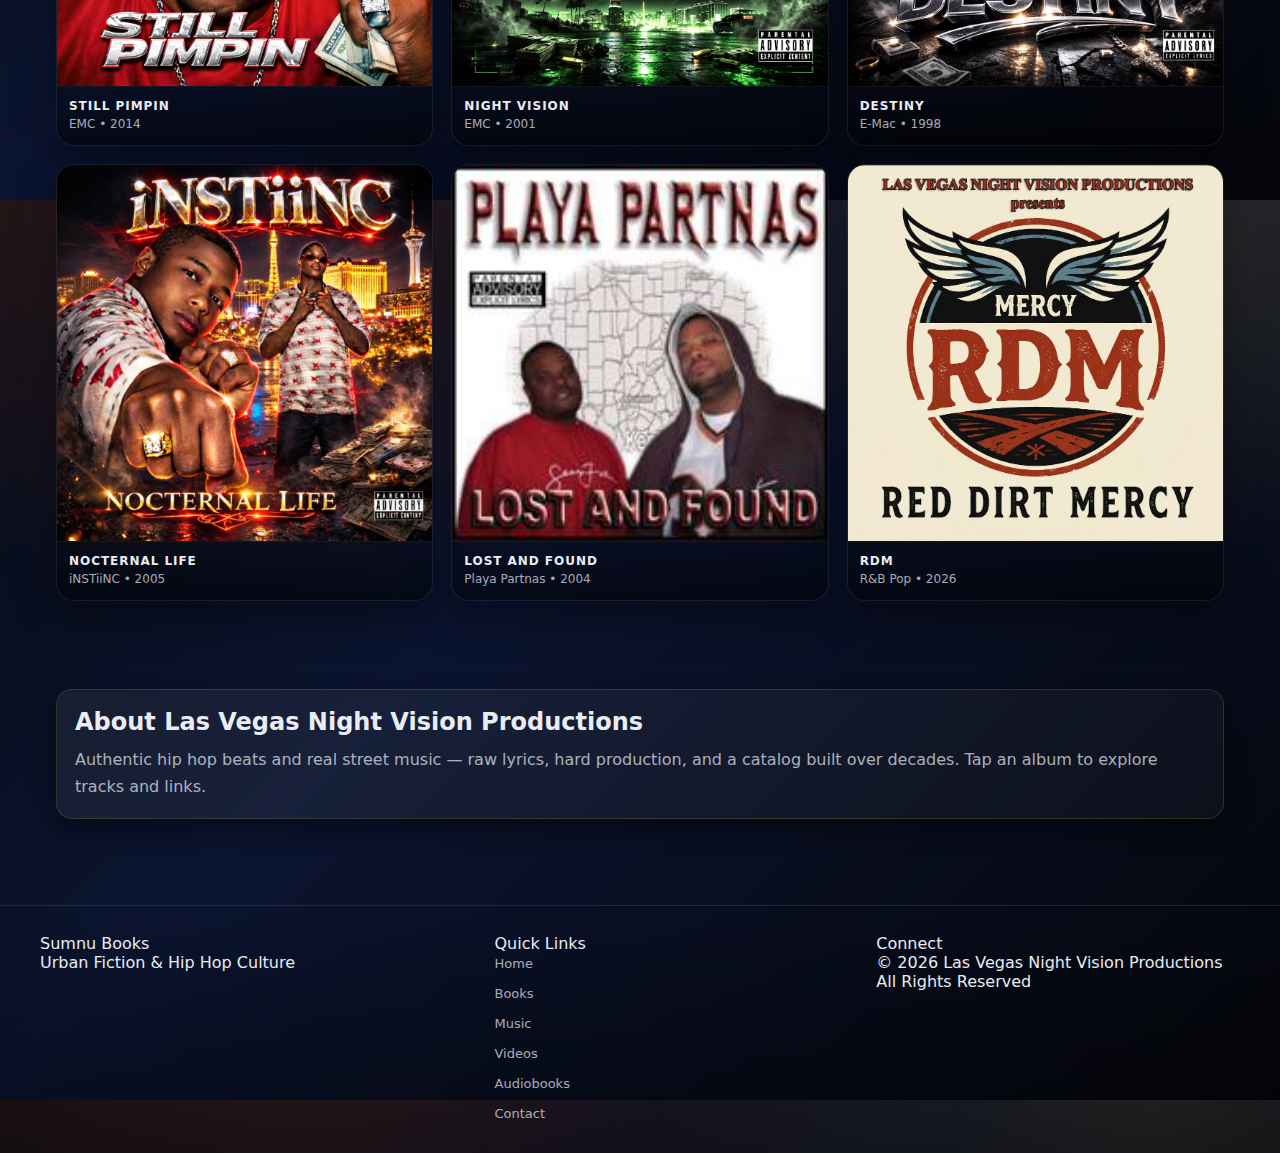
<file: music.html>
<!DOCTYPE html>

<html lang="en">
<head>
<meta charset="utf-8"/>
<meta content="width=device-width,initial-scale=1" name="viewport"/>
<title>Music — Las Vegas Night Vision Productions</title>
<link href="css/style.v6.css" rel="stylesheet"/>
</head>
<body class="page-music">
<div class="site-logo-header">
<div class="container">
<a aria-label="Go to homepage" href="index.html">
<img alt="Sumnu Books logo" src="images/logos/LVNV Logo.png"/>
</a>
</div>
</div>
<header>
<div class="container navbar">
<div aria-label="Site name" class="brand">
<div class="name">SUMNU BOOKS</div>
<div class="tag">Urban Fiction • Hip Hop Culture • Las Vegas Night Vision</div>
</div>
<button aria-expanded="false" aria-label="Open menu" class="nav-toggle" data-nav-toggle="">☰</button>
<ul class="nav-links" data-nav-links="">
<li><a href="index.html">Home</a></li>
<li><a href="books.html">Books</a></li>
<li><a class="active" href="music.html">Music</a></li>
<li><a href="video.html">Videos</a></li>
<li><a href="audiobooks.html">Audiobooks</a></li>
<li><a href="contact.html">Contact</a></li>
</ul>
</div>
</header>

<main>
<section class="page-hero page-hero--compact">
<div class="container">
<div class="hero-kicker">Las Vegas Night Vision Productions</div>
<h1 class="hero-title">Albums &amp; Tracks</h1>
<p class="hero-subtitle">Tap an album cover to expand the player links and tracklist.</p>
</div>
</section>

<!-- ✅ NEW: Sumnu Radio -->
<section class="section">
  <div class="container">
    <div class="card card-pad">
      <h2>Sumnu Radio</h2>
      <p style="margin:6px 0 12px; color: var(--muted); line-height:1.7;">
        Hit play for a random shuffle across the whole catalog. Tap Next to skip.
      </p>

      <div class="radio-now" style="margin:10px 0 12px; font-weight:700;">
        Now Playing: <span id="radioNowTitle">—</span>
      </div>

      <div style="display:flex; gap:10px; flex-wrap:wrap; align-items:center;">
        <button class="btn btn-secondary btn-small" type="button" id="radioToggle">▶ Play</button>
        <button class="btn btn-primary btn-small" type="button" id="radioNext">⏭ Next</button>
      </div>

      <audio id="radioAudio" preload="none" style="width:100%; margin-top:12px;"></audio>
    </div>
  </div>
</section>

<section class="section">
<div class="container">
<div class="section-title-row">
<h2 class="section-title">Albums</h2>
<p class="section-subtitle">Clean cover grid • one expanded album at a time</p>
</div>

<div class="album-grid" data-album-grid="">
<!-- Album 1 -->
<article class="album-card" data-album="album1" data-stream="https://distrokid.com/hyperfollow/emc2/the-profit-e-2">
<button aria-expanded="false" class="album-cover-btn" data-album-toggle="" type="button">
<img alt="The Profit E cover" loading="lazy" src="images/music/album1.jpg"/>
<span class="album-cover-caption">
<span class="t">The Profit E</span>
<span class="m">EMC • 2024</span>
</span>
</button>

<div class="album-expand" data-album-panel="">
<div class="album-expand-head">
<img alt="The Profit E cover" class="album-mini" loading="lazy" src="images/music/album1.jpg"/>
<div class="album-meta">
<h3>The Profit E</h3>
<div class="album-meta-line">EMC • 2024</div>
<div class="album-links">
  <!-- ✅ ONE button now -->
  <a class="chip-btn chip-btn--gold" href="#" rel="noopener" target="_blank" data-stream-link="">STREAM</a>
</div>
</div>
<button aria-label="Close album" class="album-close" data-album-close="" type="button">✕</button>
</div>

<ol class="tracklist">
<li class="track" data-video="">
  <span class="track-num">1.</span>
  <span class="track-name">Rest In Unpeace</span>
  <audio controls preload="none">
    <source src="audio/album1/01 Rest In Unpeace.mp3" type="audio/mpeg">
  </audio>
  <a class="chip-btn" href="#" rel="noopener" target="_blank" data-video-btn="" style="display:none; margin-left:10px;">Video</a>
</li>

<li class="track" data-video="">
  <span class="track-num">2.</span>
  <span class="track-name">The Profit</span>
  <audio controls preload="none">
    <source src="audio/album1/02 The Profit.mp3" type="audio/mpeg">
  </audio>
  <a class="chip-btn" href="#" rel="noopener" target="_blank" data-video-btn="" style="display:none; margin-left:10px;">Video</a>
</li>

<li class="track" data-video="">
  <span class="track-num">3.</span>
  <span class="track-name">Light 2 Da Dark</span>
  <audio controls preload="none">
    <source src="audio/album1/03 Light 2 Da Dark.mp3" type="audio/mpeg">
  </audio>
  <a class="chip-btn" href="#" rel="noopener" target="_blank" data-video-btn="" style="display:none; margin-left:10px;">Video</a>
</li>

<li class="track" data-video="https://youtu.be/F_Y7pFTPvbI?si=qmnmF3rK9d6JlwIz">
  <span class="track-num">4.</span>
  <span class="track-name">Don't Die</span>
  <audio controls preload="none">
    <source src="audio/album1/04 Don't Die.mp3" type="audio/mpeg">
  </audio>
  <a class="chip-btn" href="#" rel="noopener" target="_blank" data-video-btn="" style="display:none; margin-left:10px;">Video</a>
</li>

<li class="track" data-video="">
  <span class="track-num">5.</span>
  <span class="track-name">I Am</span>
  <audio controls preload="none">
    <source src="audio/album1/05 I Am.mp3" type="audio/mpeg">
  </audio>
  <a class="chip-btn" href="#" rel="noopener" target="_blank" data-video-btn="" style="display:none; margin-left:10px;">Video</a>
</li>

<li class="track" data-video="">
  <span class="track-num">6.</span>
  <span class="track-name">Time Bomb</span>
  <audio controls preload="none">
    <source src="audio/album1/06 Time Bomb.mp3" type="audio/mpeg">
  </audio>
  <a class="chip-btn" href="#" rel="noopener" target="_blank" data-video-btn="" style="display:none; margin-left:10px;">Video</a>
</li>

<li class="track" data-video="">
  <span class="track-num">7.</span>
  <span class="track-name">Dark Side (feat Julian Lamont)</span>
  <audio controls preload="none">
    <source src="audio/album1/07 Dark Side (feat Julian Lamont).mp3" type="audio/mpeg">
  </audio>
  <a class="chip-btn" href="#" rel="noopener" target="_blank" data-video-btn="" style="display:none; margin-left:10px;">Video</a>
</li>

<li class="track" data-video="">
  <span class="track-num">8.</span>
  <span class="track-name">Vibrations</span>
  <audio controls preload="none">
    <source src="audio/album1/08 Vibrations.mp3" type="audio/mpeg">
  </audio>
  <a class="chip-btn" href="#" rel="noopener" target="_blank" data-video-btn="" style="display:none; margin-left:10px;">Video</a>
</li>

<li class="track" data-video="">
  <span class="track-num">9.</span>
  <span class="track-name">The Profit (feat Aaron Neville)</span>
  <audio controls preload="none">
    <source src="audio/album1/09 The Profit (feat Aaron Neville).mp3" type="audio/mpeg">
  </audio>
  <a class="chip-btn" href="#" rel="noopener" target="_blank" data-video-btn="" style="display:none; margin-left:10px;">Video</a>
</li>

<li class="track" data-video="">
  <span class="track-num">10.</span>
  <span class="track-name">DarkSide mellow mix</span>
  <audio controls preload="none">
    <source src="audio/album1/10 DarkSide mellow mix.mp3" type="audio/mpeg">
  </audio>
  <a class="chip-btn" href="#" rel="noopener" target="_blank" data-video-btn="" style="display:none; margin-left:10px;">Video</a>
</li>

<li class="track" data-video="">
  <span class="track-num">11.</span>
  <span class="track-name">Rest in Unpeace remix</span>
  <audio controls preload="none">
    <source src="audio/album1/11 Rest in Unpeace remix.mp3" type="audio/mpeg">
  </audio>
  <a class="chip-btn" href="#" rel="noopener" target="_blank" data-video-btn="" style="display:none; margin-left:10px;">Video</a>
</li>
</ol>
</div>
</article>

<!-- Album 2 -->
<article class="album-card" data-album="album2" data-stream="#">
<button aria-expanded="false" class="album-cover-btn" data-album-toggle="" type="button">
<img alt="The May Tricks cover" loading="lazy" src="images/music/album2.jpg"/>
<span class="album-cover-caption">
<span class="t">The May Tricks</span>
<span class="m">EMC • 2024</span>
</span>
</button>

<div class="album-expand" data-album-panel="">
<div class="album-expand-head">
<img alt="The May Tricks cover" class="album-mini" loading="lazy" src="images/music/album2.jpg"/>
<div class="album-meta">
<h3>The May Tricks</h3>
<div class="album-meta-line">EMC • 2024</div>
<div class="album-links">
  <a class="chip-btn chip-btn--gold" href="#" rel="noopener" target="_blank" data-stream-link="">STREAM</a>
</div>
</div>
<button aria-label="Close album" class="album-close" data-album-close="" type="button">✕</button>
</div>

<ol class="tracklist">
<li class="track" data-video="https://youtu.be/YBwtELTyw5w?si=_L9dYoz22vVfWePI">
  <span class="track-title">The Beginning</span>
  <audio controls="" preload="none">
    <source src="audio/album2/The May Tricks 01 The Beginning.mp3" type="audio/mpeg"/>
  </audio>
  <a class="chip-btn" href="#" rel="noopener" target="_blank" data-video-btn="" style="display:none; margin-left:10px;">Video</a>
</li>
<li class="track" data-video="https://youtu.be/f-peTohEIlw?si=Xh_5AUFHTSvj6z6r">
  <span class="track-title">The MayTricks</span>
  <audio controls="" preload="none">
    <source src="audio/album2/The May Tricks 02 MayTricks.mp3" type="audio/mpeg"/>
  </audio>
  <a class="chip-btn" href="#" rel="noopener" target="_blank" data-video-btn="" style="display:none; margin-left:10px;">Video</a>
</li>
<li class="track" data-video="https://youtu.be/kCIsP_-wY88?si=qC6PO6tRwTmHe8DU">
  <span class="track-title">Journey</span>
  <audio controls="" preload="none">
    <source src="audio/album2/The May Tricks 03 Journey.mp3" type="audio/mpeg"/>
  </audio>
  <a class="chip-btn" href="#" rel="noopener" target="_blank" data-video-btn="" style="display:none; margin-left:10px;">Video</a>
</li>
<li class="track" data-video="https://youtu.be/Ebkggvv8CiU?si=AsgHtUiFwUnEkWWv">
  <span class="track-title">Sorry That I Left The Game</span>
  <audio controls="" preload="none">
    <source src="audio/album2/The May Tricks 04 Sorry.mp3" type="audio/mpeg"/>
  </audio>
  <a class="chip-btn" href="#" rel="noopener" target="_blank" data-video-btn="" style="display:none; margin-left:10px;">Video</a>
</li>
<li class="track" data-video="">
  <span class="track-title">Going Higher</span>
  <audio controls="" preload="none">
    <source src="audio/album2/The May Tricks 05 Dust N The Wind.mp3" type="audio/mpeg"/>
  </audio>
  <a class="chip-btn" href="#" rel="noopener" target="_blank" data-video-btn="" style="display:none; margin-left:10px;">Video</a>
</li>
<li class="track" data-video="https://youtu.be/o4hQ8uNENZk?si=YtOtSmT0RxN_X_-A">
  <span class="track-title">Going Higher</span>
  <audio controls preload="none">
    <source src="audio/album2/The May Tricks 06 Going Higher.mp3" type="audio/mpeg"/>
  </audio>
  <a class="chip-btn" href="#" data-video-btn target="_blank"
     style="display:none; margin-left:10px;">Video</a>
</li>

<li class="track" data-video="">
  <span class="track-title">Walking N The Rain</span>
  <audio controls preload="none">
    <source src="audio/album2/The May Tricks 07 Walking N the Rain.mp3" type="audio/mpeg"/>
  </audio>
  <a class="chip-btn" href="#" data-video-btn target="_blank
     style="display:none; margin-left:10px;">Video</a>
</li>

<li class="track" data-video="">
  <span class="track-title">Green Eggs N Ham</span>
  <audio controls preload="none">
    <source src="audio/album2/The May Tricks 09 Green Eggs N Ham.mp3" type="audio/mpeg"/>
  </audio>
  <a class="chip-btn" href="#" data-video-btn target="_blank"
     style="display:none; margin-left:10px;">Video</a>
</li>
<li class="track" data-video="">
  <span class="track-title">The 90's</span>
  <audio controls preload="none">
    <source src="audio/album2/The May Tricks 10 The 90's.mp3" type="audio/mpeg"/>
  </audio>
  <a class="chip-btn" href="#" data-video-btn target="_blank"
     style="display:none; margin-left:10px;">Video</a>
</li>
</ol>
</div>
</article>

<!-- Album 3 -->
<article class="album-card" data-album="album3" data-stream="https://distrokid.com/hyperfollow/emc2/list-complete-3?ref=release">
<button aria-expanded="false" class="album-cover-btn" data-album-toggle="" type="button">
<img alt="List Complete cover" loading="lazy" src="images/music/album3.jpg"/>
<span class="album-cover-caption">
<span class="t">List Complete</span>
<span class="m">EMC • 2018</span>
</span>
</button>

<div class="album-expand" data-album-panel="">
<div class="album-expand-head">
<img alt="List Complete cover" class="album-mini" loading="lazy" src="images/music/album3.jpg"/>
<div class="album-meta">
<h3>List Complete</h3>
<div class="album-meta-line">EMC • 2018</div>
<div class="album-links">
  <a class="chip-btn chip-btn--gold" href="#" rel="noopener" target="_blank" data-stream-link="">STREAM</a>
</div>
</div>
<button aria-label="Close album" class="album-close" data-album-close="" type="button">✕</button>
</div>

<ol class="tracklist">
<li class="track" data-video="https://youtu.be/D8qX0lFDhO4?si=AJNJ-JXkrqVtCTBr"><span class="track-num">1.</span><span class="track-name">Forgot All About Me (final mix)</span>
<audio controls="" preload="none"><source src="audio/album3/01 Forgot All About Me final mix.mp3" type="audio/mpeg"/></audio>
<a class="chip-btn" href="#" rel="noopener" target="_blank" data-video-btn="" style="display:none; margin-left:10px;">Video</a>
</li>
<li class="track" data-video=""><span class="track-num">2.</span><span class="track-name">Cum In Your Mind</span>
<audio controls="" preload="none"><source src="audio/album3/02 Cum In Your Mind.mp3" type="audio/mpeg"/></audio>
<a class="chip-btn" href="#" rel="noopener" target="_blank" data-video-btn="" style="display:none; margin-left:10px;">Video</a>
</li>
<li class="track" data-video=""><span class="track-num">3.</span><span class="track-name">Cum In Your Mind (remix)</span>
<audio controls="" preload="none"><source src="audio/album3/02 Cum In Your Mind remix.mp3" type="audio/mpeg"/></audio>
<a class="chip-btn" href="#" rel="noopener" target="_blank" data-video-btn="" style="display:none; margin-left:10px;">Video</a>
</li>
<li class="track" data-video="https://youtu.be/cbetQV8MayY?si=y94FriNUMoCuY6wV"><span class="track-num">4.</span><span class="track-name">EMC &amp; DJ Regg1210</span>
<audio controls="" preload="none"><source src="audio/album3/03 EMC &amp; DJ Regg1210.mp3" type="audio/mpeg"/></audio>
<a class="chip-btn" href="#" rel="noopener" target="_blank" data-video-btn="" style="display:none; margin-left:10px;">Video</a>
</li>
<li class="track" data-video=""><span class="track-num">5.</span><span class="track-name">Cloned Brother (final)</span>
<audio controls="" preload="none"><source src="audio/album3/04 Cloned Brother final.mp3" type="audio/mpeg"/></audio>
<a class="chip-btn" href="#" rel="noopener" target="_blank" data-video-btn="" style="display:none; margin-left:10px;">Video</a>
</li>
<li class="track" data-video=""><span class="track-num">6.</span><span class="track-name">I Do Believe (final mix)</span>
<audio controls="" preload="none"><source src="audio/album3/05 I Do Believe final jne 22 2019mix.mp3" type="audio/mpeg"/></audio>
<a class="chip-btn" href="#" rel="noopener" target="_blank" data-video-btn="" style="display:none; margin-left:10px;">Video</a>
</li>
<li class="track" data-video=""><span class="track-num">7.</span><span class="track-name">Act Right</span>
<audio controls="" preload="none"><source src="audio/album3/06 Act Right.mp3" type="audio/mpeg"/></audio>
<a class="chip-btn" href="#" rel="noopener" target="_blank" data-video-btn="" style="display:none; margin-left:10px;">Video</a>
</li>
<li class="track" data-video=""><span class="track-num">8.</span><span class="track-name">Truth (final mix)</span>
<audio controls="" preload="none"><source src="audio/album3/07 Truth final mix.mp3" type="audio/mpeg"/></audio>
<a class="chip-btn" href="#" rel="noopener" target="_blank" data-video-btn="" style="display:none; margin-left:10px;">Video</a>
</li>
<li class="track" data-video=""><span class="track-num">9.</span><span class="track-name">It's Been A Minute</span>
<audio controls="" preload="none"><source src="audio/album3/08 It's Been A Minute.mp3" type="audio/mpeg"/></audio>
<a class="chip-btn" href="#" rel="noopener" target="_blank" data-video-btn="" style="display:none; margin-left:10px;">Video</a>
</li>
<li class="track" data-video=""><span class="track-num">10.</span><span class="track-name">Preception</span>
<audio controls="" preload="none"><source src="audio/album3/09 Preception.mp3" type="audio/mpeg"/></audio>
<a class="chip-btn" href="#" rel="noopener" target="_blank" data-video-btn="" style="display:none; margin-left:10px;">Video</a>
</li>
<li class="track" data-video=""><span class="track-num">11.</span><span class="track-name">Porn Star (final mix)</span>
<audio controls="" preload="none"><source src="audio/album3/10 Porn Star final mix.mp3" type="audio/mpeg"/></audio>
<a class="chip-btn" href="#" rel="noopener" target="_blank" data-video-btn="" style="display:none; margin-left:10px;">Video</a>
</li>
<li class="track" data-video=""><span class="track-num">12.</span><span class="track-name">You Can Ride With Me</span>
<audio controls="" preload="none"><source src="audio/album3/11 You Can Ride With Me.mp3" type="audio/mpeg"/></audio>
<a class="chip-btn" href="#" rel="noopener" target="_blank" data-video-btn="" style="display:none; margin-left:10px;">Video</a>
</li>
<li class="track" data-video=""><span class="track-num">13.</span><span class="track-name">Stand, Stump</span>
<audio controls="" preload="none"><source src="audio/album3/12 Stand, Stump.mp3" type="audio/mpeg"/></audio>
<a class="chip-btn" href="#" rel="noopener" target="_blank" data-video-btn="" style="display:none; margin-left:10px;">Video</a>
</li>
<li class="track" data-video=""><span class="track-num">14.</span><span class="track-name">Fuk EMC2</span>
<audio controls="" preload="none"><source src="audio/album3/Fuk EMC2.mp3" type="audio/mpeg"/></audio>
<a class="chip-btn" href="#" rel="noopener" target="_blank" data-video-btn="" style="display:none; margin-left:10px;">Video</a>
</li>
<li class="track" data-video=""><span class="track-num">15.</span><span class="track-name">I Do Believe (hip hop mix)</span>
<audio controls="" preload="none"><source src="audio/album3/i do Believe hip hop mix.mp3" type="audio/mpeg"/></audio>
<a class="chip-btn" href="#" rel="noopener" target="_blank" data-video-btn="" style="display:none; margin-left:10px;">Video</a>
</li>
<li class="track" data-video=""><span class="track-num">16.</span><span class="track-name">I Do Believe (Hip-Hop Remix)</span>
<audio controls="" preload="none"><source src="audio/album3/I Do Believe Hip-Hop Remix (2).mp3" type="audio/mpeg"/></audio>
<a class="chip-btn" href="#" rel="noopener" target="_blank" data-video-btn="" style="display:none; margin-left:10px;">Video</a>
</li>
</ol>
</div>
</article>

<!-- Album 4 -->
<article class="album-card" data-album="album4" data-stream="https://distrokid.com/hyperfollow/emc12/dOy1?ref=release">
<button aria-expanded="false" class="album-cover-btn" data-album-toggle="" type="button">
<img alt="Still Pimpin cover" loading="lazy" src="images/music/album4.jpg"/>
<span class="album-cover-caption">
<span class="t">Still Pimpin</span>
<span class="m">EMC • 2014</span>
</span>
</button>
<div class="album-expand" data-album-panel="">
<div class="album-expand-head">
<img alt="Still Pimpin cover" class="album-mini" loading="lazy" src="images/music/album4.jpg"/>
<div class="album-meta">
<h3>Still Pimpin</h3>
<div class="album-meta-line">EMC • 2014</div>
<div class="album-links">
  <a class="chip-btn chip-btn--gold" href="#" rel="noopener" target="_blank" data-stream-link="">STREAM</a>
</div>
</div>
<button aria-label="Close album" class="album-close" data-album-close="" type="button">✕</button>
</div>
<ol class="tracklist">
<li class="track" data-video=""><span class="track-num">1.</span><span class="track-name">Intro</span><audio controls preload="none"><source src="audio/album4/01 Intro.mp3" type="audio/mpeg"></audio><a class="chip-btn" href="#" rel="noopener" target="_blank" data-video-btn="" style="display:none; margin-left:10px;">Video</a></li>
<li class="track" data-video=""><span class="track-num">2.</span><span class="track-name">Payback</span><audio controls preload="none"><source src="audio/album4/02 Payback.mp3" type="audio/mpeg"></audio><a class="chip-btn" href="#" rel="noopener" target="_blank" data-video-btn="" style="display:none; margin-left:10px;">Video</a></li>
<li class="track" data-video=""><span class="track-num">3.</span><span class="track-name">Still Pimpin</span><audio controls preload="none"><source src="audio/album4/03 Still Pimpin.mp3" type="audio/mpeg"></audio><a class="chip-btn" href="#" rel="noopener" target="_blank" data-video-btn="" style="display:none; margin-left:10px;">Video</a></li>
<li class="track" data-video=""><span class="track-num">4.</span><span class="track-name">Yes You Can</span><audio controls preload="none"><source src="audio/album4/04 Yes You Can.mp3" type="audio/mpeg"></audio><a class="chip-btn" href="#" rel="noopener" target="_blank" data-video-btn="" style="display:none; margin-left:10px;">Video</a></li>
<li class="track track-soon" data-video=""><span class="track-num">5.</span><span class="track-name">Track 5 (add title)</span><span class="soon-pill">Coming soon</span><a class="chip-btn" href="#" rel="noopener" target="_blank" data-video-btn="" style="display:none; margin-left:10px;">Video</a></li>
<li class="track" data-video=""><span class="track-num">6.</span><span class="track-name">Get Rich</span><audio controls preload="none"><source src="audio/album4/06 Get Rich.mp3" type="audio/mpeg"></audio><a class="chip-btn" href="#" rel="noopener" target="_blank" data-video-btn="" style="display:none; margin-left:10px;">Video</a></li>
<li class="track" data-video=""><span class="track-num">7.</span><span class="track-name">Pimp Shit</span><audio controls preload="none"><source src="audio/album4/07 Pimp Shit.mp3" type="audio/mpeg"></audio><a class="chip-btn" href="#" rel="noopener" target="_blank" data-video-btn="" style="display:none; margin-left:10px;">Video</a></li>
<li class="track" data-video=""><span class="track-num">8.</span><span class="track-name">Pussie Seller</span><audio controls preload="none"><source src="audio/album4/08 Pussie Seller.mp3" type="audio/mpeg"></audio><a class="chip-btn" href="#" rel="noopener" target="_blank" data-video-btn="" style="display:none; margin-left:10px;">Video</a></li>
<li class="track" data-video=""><span class="track-num">9.</span><span class="track-name">I'm A Celebrity</span><audio controls preload="none"><source src="audio/album4/09 I'm A Celebrity.mp3" type="audio/mpeg"></audio><a class="chip-btn" href="#" rel="noopener" target="_blank" data-video-btn="" style="display:none; margin-left:10px;">Video</a></li>
<li class="track" data-video=""><span class="track-num">10.</span><span class="track-name">I Talk Shit</span><audio controls preload="none"><source src="audio/album4/10 ITalk Shit.mp3" type="audio/mpeg"></audio><a class="chip-btn" href="#" rel="noopener" target="_blank" data-video-btn="" style="display:none; margin-left:10px;">Video</a></li>
<li class="track" data-video=""><span class="track-num">11.</span><span class="track-name">BitchesHoes&Sluts</span><audio controls preload="none"><source src="audio/album4/11 BitchesHoes&Sluts.mp3" type="audio/mpeg"></audio><a class="chip-btn" href="#" rel="noopener" target="_blank" data-video-btn="" style="display:none; margin-left:10px;">Video</a></li>
<li class="track" data-video=""><span class="track-num">12.</span><span class="track-name">Backstabbers</span><audio controls preload="none"><source src="audio/album4/12 Backstabbers.mp3" type="audio/mpeg"></audio><a class="chip-btn" href="#" rel="noopener" target="_blank" data-video-btn="" style="display:none; margin-left:10px;">Video</a></li>
<li class="track" data-video=""><span class="track-num">13.</span><span class="track-name">The Remix</span><audio controls preload="none"><source src="audio/album4/13 The Remix.mp3" type="audio/mpeg"></audio><a class="chip-btn" href="#" rel="noopener" target="_blank" data-video-btn="" style="display:none; margin-left:10px;">Video</a></li>
<li class="track" data-video=""><span class="track-num">14.</span><span class="track-name">Don't Step To This</span><audio controls preload="none"><source src="audio/album4/14 Don't Step To This.mp3" type="audio/mpeg"></audio><a class="chip-btn" href="#" rel="noopener" target="_blank" data-video-btn="" style="display:none; margin-left:10px;">Video</a></li>
<li class="track" data-video=""><span class="track-num">15.</span><span class="track-name">That's How It Goes</span><audio controls preload="none"><source src="audio/album4/15 That's How It Goes.mp3" type="audio/mpeg"></audio><a class="chip-btn" href="#" rel="noopener" target="_blank" data-video-btn="" style="display:none; margin-left:10px;">Video</a></li>
<li class="track" data-video=""><span class="track-num">16.</span><span class="track-name">Step Up</span><audio controls preload="none"><source src="audio/album4/16 Step Up.mp3" type="audio/mpeg"></audio><a class="chip-btn" href="#" rel="noopener" target="_blank" data-video-btn="" style="display:none; margin-left:10px;">Video</a></li>
<li class="track" data-video=""><span class="track-num">17.</span><span class="track-name">Get Out</span><audio controls preload="none"><source src="audio/album4/17 Get Out.mp3" type="audio/mpeg"></audio><a class="chip-btn" href="#" rel="noopener" target="_blank" data-video-btn="" style="display:none; margin-left:10px;">Video</a></li>
<li class="track" data-video=""><span class="track-num">18.</span><span class="track-name">All I Need Is Air</span><audio controls preload="none"><source src="audio/album4/18 ALL I NEED IS AIR.mp3" type="audio/mpeg"></audio><a class="chip-btn" href="#" rel="noopener" target="_blank" data-video-btn="" style="display:none; margin-left:10px;">Video</a></li>
<li class="track" data-video=""><span class="track-num">19.</span><span class="track-name">Protect Yoseflf</span><audio controls preload="none"><source src="audio/album4/19 Protect Yoseflf.mp3" type="audio/mpeg"></audio><a class="chip-btn" href="#" rel="noopener" target="_blank" data-video-btn="" style="display:none; margin-left:10px;">Video</a></li>
</ol>
</div>
</article>

<!-- Album 5 -->
<article class="album-card" data-album="album5" data-stream="https://distrokid.com/hyperfollow/emc12/dMXl?ref=release">
<button aria-expanded="false" class="album-cover-btn" data-album-toggle="" type="button">
<img alt="Night Vision cover" loading="lazy" src="images/music/album5.jpg"/>
<span class="album-cover-caption">
<span class="t">Night Vision</span>
<span class="m">EMC • 2001</span>
</span>
</button>
<div class="album-expand" data-album-panel="">
<div class="album-expand-head">
<img alt="Night Vision cover" class="album-mini" loading="lazy" src="images/music/album5.jpg"/>
<div class="album-meta">
<h3>Night Vision</h3>
<div class="album-meta-line">EMC • 2001</div>
<div class="album-links">
  <a class="chip-btn chip-btn--gold" href="#" rel="noopener" target="_blank" data-stream-link="">STREAM</a>
</div>
</div>
<button aria-label="Close album" class="album-close" data-album-close="" type="button">✕</button>
</div>
<ol class="tracklist">
<li class="track" data-video=""><span class="track-num">1.</span><span class="track-name">Night Vision</span><audio controls preload="none"><source src="audio/album5/01 Night Vision.mp3" type="audio/mpeg"></audio><a class="chip-btn" href="#" rel="noopener" target="_blank" data-video-btn="" style="display:none; margin-left:10px;">Video</a></li>
<li class="track" data-video=""><span class="track-num">2.</span><span class="track-name">I'm Bad</span><audio controls preload="none"><source src="audio/album5/02 I'm Bad.mp3" type="audio/mpeg"></audio><a class="chip-btn" href="#" rel="noopener" target="_blank" data-video-btn="" style="display:none; margin-left:10px;">Video</a></li>
<li class="track" data-video=""><span class="track-num">3.</span><span class="track-name">Tell Me bout Yo Hood</span><audio controls preload="none"><source src="audio/album5/03 Tell Me bout Yo Hood.mp3" type="audio/mpeg"></audio><a class="chip-btn" href="#" rel="noopener" target="_blank" data-video-btn="" style="display:none; margin-left:10px;">Video</a></li>
<li class="track" data-video=""><span class="track-num">4.</span><span class="track-name">Old School</span><audio controls preload="none"><source src="audio/album5/04 Old School.mp3" type="audio/mpeg"></audio><a class="chip-btn" href="#" rel="noopener" target="_blank" data-video-btn="" style="display:none; margin-left:10px;">Video</a></li>
<li class="track" data-video=""><span class="track-num">5.</span><span class="track-name">When You Cum</span><audio controls preload="none"><source src="audio/album5/05 When You Cum.mp3" type="audio/mpeg"></audio><a class="chip-btn" href="#" rel="noopener" target="_blank" data-video-btn="" style="display:none; margin-left:10px;">Video</a></li>
<li class="track" data-video=""><span class="track-num">6.</span><span class="track-name">Smack That Ass</span><audio controls preload="none"><source src="audio/album5/06 Smack That Ass.mp3" type="audio/mpeg"></audio><a class="chip-btn" href="#" rel="noopener" target="_blank" data-video-btn="" style="display:none; margin-left:10px;">Video</a></li>
<li class="track" data-video=""><span class="track-num">7.</span><span class="track-name">Sneeky Bitch</span><audio controls preload="none"><source src="audio/album5/07 Sneeky Bitch.mp3" type="audio/mpeg"></audio><a class="chip-btn" href="#" rel="noopener" target="_blank" data-video-btn="" style="display:none; margin-left:10px;">Video</a></li>
<li class="track" data-video=""><span class="track-num">8.</span><span class="track-name">Pussy</span><audio controls preload="none"><source src="audio/album5/08 Pussy.mp3" type="audio/mpeg"></audio><a class="chip-btn" href="#" rel="noopener" target="_blank" data-video-btn="" style="display:none; margin-left:10px;">Video</a></li>
<li class="track" data-video=""><span class="track-num">9.</span><span class="track-name">Cums from Pimpin</span><audio controls preload="none"><source src="audio/album5/09 Cums from Pimpin.mp3" type="audio/mpeg"></audio><a class="chip-btn" href="#" rel="noopener" target="_blank" data-video-btn="" style="display:none; margin-left:10px;">Video</a></li>
<li class="track" data-video=""><span class="track-num">10.</span><span class="track-name">Never Shed A Tear</span><audio controls preload="none"><source src="audio/album5/10 Never Shed A Tear.mp3" type="audio/mpeg"></audio><a class="chip-btn" href="#" rel="noopener" target="_blank" data-video-btn="" style="display:none; margin-left:10px;">Video</a></li>
<li class="track" data-video=""><span class="track-num">11.</span><span class="track-name">Sunshine</span><audio controls preload="none"><source src="audio/album5/11 Sunshine.mp3" type="audio/mpeg"></audio><a class="chip-btn" href="#" rel="noopener" target="_blank" data-video-btn="" style="display:none; margin-left:10px;">Video</a></li>
<li class="track" data-video=""><span class="track-num">12.</span><span class="track-name">DJ Reg Cuttin Up</span><audio controls preload="none"><source src="audio/album5/12 DJ Reg Cuttin Up.mp3" type="audio/mpeg"></audio><a class="chip-btn" href="#" rel="noopener" target="_blank" data-video-btn="" style="display:none; margin-left:10px;">Video</a></li>
<li class="track" data-video=""><span class="track-num">13.</span><span class="track-name">Wanna Fuk</span><audio controls preload="none"><source src="audio/album5/13 Wanna Fuk.mp3" type="audio/mpeg"></audio><a class="chip-btn" href="#" rel="noopener" target="_blank" data-video-btn="" style="display:none; margin-left:10px;">Video</a></li>
<li class="track" data-video=""><span class="track-num">14.</span><span class="track-name">Bad Water</span><audio controls preload="none"><source src="audio/album5/14 Bad Water.mp3" type="audio/mpeg"></audio><a class="chip-btn" href="#" rel="noopener" target="_blank" data-video-btn="" style="display:none; margin-left:10px;">Video</a></li>
<li class="track" data-video=""><span class="track-num">15.</span><span class="track-name">Who Ya'll Spossed To Be</span><audio controls preload="none"><source src="audio/album5/15 Who Ya'll Spossed To Be.mp3" type="audio/mpeg"></audio><a class="chip-btn" href="#" rel="noopener" target="_blank" data-video-btn="" style="display:none; margin-left:10px;">Video</a></li>
<li class="track" data-video=""><span class="track-num">16.</span><span class="track-name">If You Never Been A Player</span><audio controls preload="none"><source src="audio/album5/16 If You Never Been A Player.mp3" type="audio/mpeg"></audio><a class="chip-btn" href="#" rel="noopener" target="_blank" data-video-btn="" style="display:none; margin-left:10px;">Video</a></li>
</ol>
</div>
</article>

<!-- Album 6 -->
<article class="album-card" data-album="album6" data-stream="https://distrokid.com/hyperfollow/emc12/d2zb?ref=release">
<button aria-expanded="false" class="album-cover-btn" data-album-toggle="" type="button">
<img alt="Destiny cover" loading="lazy" src="images/music/album6.jpg"/>
<span class="album-cover-caption">
<span class="t">Destiny</span>
<span class="m">E-Mac • 1998</span>
</span>
</button>
<div class="album-expand" data-album-panel="">
<div class="album-expand-head">
<img alt="Destiny cover" class="album-mini" loading="lazy" src="images/music/album6.jpg"/>
<div class="album-meta">
<h3>Destiny</h3>
<div class="album-meta-line">E-Mac • 1998</div>
<div class="album-links">
  <a class="chip-btn chip-btn--gold" href="#" rel="noopener" target="_blank" data-stream-link="">STREAM</a>
</div>
</div>
<button aria-label="Close album" class="album-close" data-album-close="" type="button">✕</button>
</div>
<ol class="tracklist">
<li class="track" data-video=""><span class="track-num">1.</span><span class="track-name">The Hit Skit</span><audio controls preload="none"><source src="audio/album6/01-The Hit Skit.mp3" type="audio/mpeg"></audio><a class="chip-btn" href="#" rel="noopener" target="_blank" data-video-btn="" style="display:none; margin-left:10px;">Video</a></li>
<li class="track" data-video=""><span class="track-num">2.</span><span class="track-name">Shit-List</span><audio controls preload="none"><source src="audio/album6/02-Shit-List.mp3" type="audio/mpeg"></audio><a class="chip-btn" href="#" rel="noopener" target="_blank" data-video-btn="" style="display:none; margin-left:10px;">Video</a></li>
<li class="track" data-video=""><span class="track-num">3.</span><span class="track-name">Inside My Mind</span><audio controls preload="none"><source src="audio/album6/03-Inside My Mind.mp3" type="audio/mpeg"></audio><a class="chip-btn" href="#" rel="noopener" target="_blank" data-video-btn="" style="display:none; margin-left:10px;">Video</a></li>
<li class="track" data-video=""><span class="track-num">4.</span><span class="track-name">Destiny</span><audio controls preload="none"><source src="audio/album6/04-Destiny.mp3" type="audio/mpeg"></audio><a class="chip-btn" href="#" rel="noopener" target="_blank" data-video-btn="" style="display:none; margin-left:10px;">Video</a></li>
<li class="track" data-video=""><span class="track-num">5.</span><span class="track-name">The D-Sucker (skit)</span><audio controls preload="none"><source src="audio/album6/05-The D-Sucker (skit).mp3" type="audio/mpeg"></audio><a class="chip-btn" href="#" rel="noopener" target="_blank" data-video-btn="" style="display:none; margin-left:10px;">Video</a></li>
<li class="track" data-video=""><span class="track-num">6.</span><span class="track-name">I Like</span><audio controls preload="none"><source src="audio/album6/06-I Like.mp3" type="audio/mpeg"></audio><a class="chip-btn" href="#" rel="noopener" target="_blank" data-video-btn="" style="display:none; margin-left:10px;">Video</a></li>
<li class="track" data-video=""><span class="track-num">7.</span><span class="track-name">More Game</span><audio controls preload="none"><source src="audio/album6/07-More Game.mp3" type="audio/mpeg"></audio><a class="chip-btn" href="#" rel="noopener" target="_blank" data-video-btn="" style="display:none; margin-left:10px;">Video</a></li>
<li class="track" data-video=""><span class="track-num">8.</span><span class="track-name">Money</span><audio controls preload="none"><source src="audio/album6/08-Money.mp3" type="audio/mpeg"></audio><a class="chip-btn" href="#" rel="noopener" target="_blank" data-video-btn="" style="display:none; margin-left:10px;">Video</a></li>
<li class="track" data-video=""><span class="track-num">9.</span><span class="track-name">Straight Mackin</span><audio controls preload="none"><source src="audio/album6/09-Straight Mackin.mp3" type="audio/mpeg"></audio><a class="chip-btn" href="#" rel="noopener" target="_blank" data-video-btn="" style="display:none; margin-left:10px;">Video</a></li>
<li class="track" data-video=""><span class="track-num">10.</span><span class="track-name">The Message (skit)</span><audio controls preload="none"><source src="audio/album6/10-The Message (skit).mp3" type="audio/mpeg"></audio><a class="chip-btn" href="#" rel="noopener" target="_blank" data-video-btn="" style="display:none; margin-left:10px;">Video</a></li>
<li class="track" data-video=""><span class="track-num">11.</span><span class="track-name">The Target</span><audio controls preload="none"><source src="audio/album6/11-The Target.mp3" type="audio/mpeg"></audio><a class="chip-btn" href="#" rel="noopener" target="_blank" data-video-btn="" style="display:none; margin-left:10px;">Video</a></li>
<li class="track" data-video=""><span class="track-num">12.</span><span class="track-name">That's All She Wrote</span><audio controls preload="none"><source src="audio/album6/12-That's All She Wrote.mp3" type="audio/mpeg"></audio><a class="chip-btn" href="#" rel="noopener" target="_blank" data-video-btn="" style="display:none; margin-left:10px;">Video</a></li>
<li class="track" data-video=""><span class="track-num">13.</span><span class="track-name">Brother</span><audio controls preload="none"><source src="audio/album6/13-Brother.mp3" type="audio/mpeg"></audio><a class="chip-btn" href="#" rel="noopener" target="_blank" data-video-btn="" style="display:none; margin-left:10px;">Video</a></li>
<li class="track" data-video=""><span class="track-num">14.</span><span class="track-name">Never Shed A Tear</span><audio controls preload="none"><source src="audio/album6/14-Never Shed A Tear.mp3" type="audio/mpeg"></audio><a class="chip-btn" href="#" rel="noopener" target="_blank" data-video-btn="" style="display:none; margin-left:10px;">Video</a></li>
<li class="track" data-video=""><span class="track-num">15.</span><span class="track-name">Bar Scene (skit)</span><audio controls preload="none"><source src="audio/album6/15-Bar Scene (skit).mp3" type="audio/mpeg"></audio><a class="chip-btn" href="#" rel="noopener" target="_blank" data-video-btn="" style="display:none; margin-left:10px;">Video</a></li>
<li class="track track-soon" data-video=""><span class="track-num">16.</span><span class="track-name">Track 16 (add title)</span><span class="soon-pill">Coming soon</span><a class="chip-btn" href="#" rel="noopener" target="_blank" data-video-btn="" style="display:none; margin-left:10px;">Video</a></li>
<li class="track" data-video=""><span class="track-num">17.</span><span class="track-name">Until It's Time</span><audio controls preload="none"><source src="audio/album6/17-Until It's Time.mp3" type="audio/mpeg"></audio><a class="chip-btn" href="#" rel="noopener" target="_blank" data-video-btn="" style="display:none; margin-left:10px;">Video</a></li>
<li class="track" data-video=""><span class="track-num">18.</span><span class="track-name">More Game (SinCity Mix)</span><audio controls preload="none"><source src="audio/album6/18-More Game (SinCity Mix).mp3" type="audio/mpeg"></audio><a class="chip-btn" href="#" rel="noopener" target="_blank" data-video-btn="" style="display:none; margin-left:10px;">Video</a></li>
<li class="track track-soon" data-video=""><span class="track-num">19.</span><span class="track-name">Track 19 (add title)</span><span class="soon-pill">Coming soon</span><a class="chip-btn" href="#" rel="noopener" target="_blank" data-video-btn="" style="display:none; margin-left:10px;">Video</a></li>
<li class="track track-soon" data-video=""><span class="track-num">20.</span><span class="track-name">Track 20 (add title)</span><span class="soon-pill">Coming soon</span><a class="chip-btn" href="#" rel="noopener" target="_blank" data-video-btn="" style="display:none; margin-left:10px;">Video</a></li>
<li class="track track-soon" data-video=""><span class="track-num">21.</span><span class="track-name">Track 21 (add title)</span><span class="soon-pill">Coming soon</span><a class="chip-btn" href="#" rel="noopener" target="_blank" data-video-btn="" style="display:none; margin-left:10px;">Video</a></li>
<li class="track track-soon" data-video=""><span class="track-num">22.</span><span class="track-name">Track 22 (add title)</span><span class="soon-pill">Coming soon</span><a class="chip-btn" href="#" rel="noopener" target="_blank" data-video-btn="" style="display:none; margin-left:10px;">Video</a></li>
<li class="track" data-video=""><span class="track-num">23.</span><span class="track-name">Brain Damaged</span><audio controls preload="none"><source src="audio/album6/23-Brain Damaged.mp3" type="audio/mpeg"></audio><a class="chip-btn" href="#" rel="noopener" target="_blank" data-video-btn="" style="display:none; margin-left:10px;">Video</a></li>
</ol>
</div>
</article>

<!-- Album 7 -->
<article class="album-card" data-album="album7" data-stream="#">
<button aria-expanded="false" class="album-cover-btn" data-album-toggle="" type="button">
<img alt="Nocternal Life cover" loading="lazy" src="images/music/album7.jpg"/>
<span class="album-cover-caption">
<span class="t">Nocternal Life</span>
<span class="m">iNSTiiNC • 2005</span>
</span>
</button>
<div class="album-expand" data-album-panel="">
<div class="album-expand-head">
<img alt="Nocternal Life cover" class="album-mini" loading="lazy" src="images/music/album7.jpg"/>
<div class="album-meta">
<h3>Nocternal Life</h3>
<div class="album-meta-line">iNSTiiNC • 2005</div>
<div class="album-links">
  <a class="chip-btn chip-btn--gold" href="#" rel="noopener" target="_blank" data-stream-link="">STREAM</a>
</div>
</div>
<button aria-label="Close album" class="album-close" data-album-close="" type="button">✕</button>
</div>
<ol class="tracklist">
<li class="track" data-video=""><span class="track-num">1.</span><span class="track-name">Intro</span><audio controls preload="none"><source src="audio/album7/01 INTRO.mp3" type="audio/mpeg"></audio><a class="chip-btn" href="#" rel="noopener" target="_blank" data-video-btn="" style="display:none; margin-left:10px;">Video</a></li>
<li class="track" data-video=""><span class="track-num">2.</span><span class="track-name">The Don</span><audio controls preload="none"><source src="audio/album7/02 THE DON.mp3" type="audio/mpeg"></audio><a class="chip-btn" href="#" rel="noopener" target="_blank" data-video-btn="" style="display:none; margin-left:10px;">Video</a></li>
<li class="track" data-video=""><span class="track-num">3.</span><span class="track-name">No Drama</span><audio controls preload="none"><source src="audio/album7/03 NO DRAMA.mp3" type="audio/mpeg"></audio><a class="chip-btn" href="#" rel="noopener" target="_blank" data-video-btn="" style="display:none; margin-left:10px;">Video</a></li>
<li class="track" data-video=""><span class="track-num">4.</span><span class="track-name">All For You</span><audio controls preload="none"><source src="audio/album7/04 ALL FOR YOU.mp3" type="audio/mpeg"></audio><a class="chip-btn" href="#" rel="noopener" target="_blank" data-video-btn="" style="display:none; margin-left:10px;">Video</a></li>
<li class="track" data-video=""><span class="track-num">5.</span><span class="track-name">FUCK THE DON</span><audio controls preload="none"><source src="audio/album7/06 FUCK THE DON.mp3" type="audio/mpeg"></audio><a class="chip-btn" href="#" rel="noopener" target="_blank" data-video-btn="" style="display:none; margin-left:10px;">Video</a></li>
<li class="track" data-video=""><span class="track-num">6.</span><span class="track-name">1 On 1</span><audio controls preload="none"><source src="audio/album7/07 1 ON 1.mp3" type="audio/mpeg"></audio><a class="chip-btn" href="#" rel="noopener" target="_blank" data-video-btn="" style="display:none; margin-left:10px;">Video</a></li>
<li class="track" data-video=""><span class="track-num">7.</span><span class="track-name">Nocturnal Life</span><audio controls preload="none"><source src="audio/album7/08 NOCTURNAL LIFE.mp3" type="audio/mpeg"></audio><a class="chip-btn" href="#" rel="noopener" target="_blank" data-video-btn="" style="display:none; margin-left:10px;">Video</a></li>
<li class="track" data-video=""><span class="track-num">8.</span><span class="track-name">Shut Um Down</span><audio controls preload="none"><source src="audio/album7/09 SHUT UM DOWN.mp3" type="audio/mpeg"></audio><a class="chip-btn" href="#" rel="noopener" target="_blank" data-video-btn="" style="display:none; margin-left:10px;">Video</a></li>
<li class="track" data-video=""><span class="track-num">9.</span><span class="track-name">Shame</span><audio controls preload="none"><source src="audio/album7/11 SHAME.mp3" type="audio/mpeg"></audio><a class="chip-btn" href="#" rel="noopener" target="_blank" data-video-btn="" style="display:none; margin-left:10px;">Video</a></li>
<li class="track" data-video=""><span class="track-num">10.</span><span class="track-name">Black Mask</span><audio controls preload="none"><source src="audio/album7/13 BLACK MASK.mp3" type="audio/mpeg"></audio><a class="chip-btn" href="#" rel="noopener" target="_blank" data-video-btn="" style="display:none; margin-left:10px;">Video</a></li>
<li class="track" data-video=""><span class="track-num">11.</span><span class="track-name">Ride (Remix)</span><audio controls preload="none"><source src="audio/album7/15 RIDE (REMIX).mp3" type="audio/mpeg"></audio><a class="chip-btn" href="#" rel="noopener" target="_blank" data-video-btn="" style="display:none; margin-left:10px;">Video</a></li>
<li class="track" data-video=""><span class="track-num">12.</span><span class="track-name">Roll Up</span><audio controls preload="none"><source src="audio/album7/16 ROLL UP.mp3" type="audio/mpeg"></audio><a class="chip-btn" href="#" rel="noopener" target="_blank" data-video-btn="" style="display:none; margin-left:10px;">Video</a></li>
</ol>
</div>
</article>

<!-- Album 8 -->
<article class="album-card" data-album="album8" data-stream="#">
<button aria-expanded="false" class="album-cover-btn" data-album-toggle="" type="button">
<img alt="Lost And Found cover" loading="lazy" src="images/music/album8.jpg"/>
<span class="album-cover-caption">
<span class="t">Lost And Found</span>
<span class="m">Playa Partnas • 2004</span>
</span>
</button>
<div class="album-expand" data-album-panel="">
<div class="album-expand-head">
<img alt="Lost And Found cover" class="album-mini" loading="lazy" src="images/music/album8.jpg"/>
<div class="album-meta">
<h3>Lost And Found</h3>
<div class="album-meta-line">Playa Partnas • 2004</div>
<div class="album-links">
  <a class="chip-btn chip-btn--gold" href="#" rel="noopener" target="_blank" data-stream-link="">STREAM</a>
</div>
</div>
<button aria-label="Close album" class="album-close" data-album-close="" type="button">✕</button>
</div>
<ol class="tracklist">
<li class="track" data-video=""><span class="track-num">1.</span><span class="track-name">Step Up</span><audio controls preload="none"><source src="audio/album8/Step Up.mp3" type="audio/mpeg"></audio><a class="chip-btn" href="#" rel="noopener" target="_blank" data-video-btn="" style="display:none; margin-left:10px;">Video</a></li>
<li class="track" data-video=""><span class="track-num">2.</span><span class="track-name">Take a Ride With Me</span><audio controls preload="none"><source src="audio/album8/Take a Ride With Me.mp3" type="audio/mpeg"></audio><a class="chip-btn" href="#" rel="noopener" target="_blank" data-video-btn="" style="display:none; margin-left:10px;">Video</a></li>
<li class="track" data-video=""><span class="track-num">3.</span><span class="track-name">Playa Partnas</span><audio controls preload="none"><source src="audio/album8/Playa Partnas.mp3" type="audio/mpeg"></audio><a class="chip-btn" href="#" rel="noopener" target="_blank" data-video-btn="" style="display:none; margin-left:10px;">Video</a></li>
<li class="track" data-video=""><span class="track-num">4.</span><span class="track-name">Show Ya Gold</span><audio controls preload="none"><source src="audio/album8/Show Ya Gold.mp3" type="audio/mpeg"></audio><a class="chip-btn" href="#" rel="noopener" target="_blank" data-video-btn="" style="display:none; margin-left:10px;">Video</a></li>
<li class="track" data-video=""><span class="track-num">5.</span><span class="track-name">Show Yo Golds (Chopped and Screwed)</span><audio controls preload="none"><source src="audio/album8/Show Yo Golds (Chopped and Screwed).mp3" type="audio/mpeg"></audio><a class="chip-btn" href="#" rel="noopener" target="_blank" data-video-btn="" style="display:none; margin-left:10px;">Video</a></li>
<li class="track" data-video=""><span class="track-num">6.</span><span class="track-name">Holla Back Remix</span><audio controls preload="none"><source src="audio/album8/Holla Back Remix.mp3" type="audio/mpeg"></audio><a class="chip-btn" href="#" rel="noopener" target="_blank" data-video-btn="" style="display:none; margin-left:10px;">Video</a></li>
<li class="track" data-video=""><span class="track-num">7.</span><span class="track-name">Holla Back</span><audio controls preload="none"><source src="audio/album8/Holla Back.mp3" type="audio/mpeg"></audio><a class="chip-btn" href="#" rel="noopener" target="_blank" data-video-btn="" style="display:none; margin-left:10px;">Video</a></li>
<li class="track" data-video=""><span class="track-num">8.</span><span class="track-name">I Wanna</span><audio controls preload="none"><source src="audio/album8/I Wanna.mp3" type="audio/mpeg"></audio><a class="chip-btn" href="#" rel="noopener" target="_blank" data-video-btn="" style="display:none; margin-left:10px;">Video</a></li>
<li class="track" data-video=""><span class="track-num">9.</span><span class="track-name">Fo Sho</span><audio controls preload="none"><source src="audio/album8/Fo Sho.mp3" type="audio/mpeg"></audio><a class="chip-btn" href="#" rel="noopener" target="_blank" data-video-btn="" style="display:none; margin-left:10px;">Video</a></li>
<li class="track" data-video=""><span class="track-num">10.</span><span class="track-name">Get High To This</span><audio controls preload="none"><source src="audio/album8/Get High To This.mp3" type="audio/mpeg"></audio><a class="chip-btn" href="#" rel="noopener" target="_blank" data-video-btn="" style="display:none; margin-left:10px;">Video</a></li>
<li class="track" data-video=""><span class="track-num">11.</span><span class="track-name">Hater Hateing</span><audio controls preload="none"><source src="audio/album8/Hater Hateing.mp3" type="audio/mpeg"></audio><a class="chip-btn" href="#" rel="noopener" target="_blank" data-video-btn="" style="display:none; margin-left:10px;">Video</a></li>
<li class="track" data-video=""><span class="track-num">12.</span><span class="track-name">Ho</span><audio controls preload="none"><source src="audio/album8/Ho.mp3" type="audio/mpeg"></audio><a class="chip-btn" href="#" rel="noopener" target="_blank" data-video-btn="" style="display:none; margin-left:10px;">Video</a></li>
<li class="track" data-video=""><span class="track-num">13.</span><span class="track-name">Call From EMC</span><audio controls preload="none"><source src="audio/album8/Call From EMC.mp3" type="audio/mpeg"></audio><a class="chip-btn" href="#" rel="noopener" target="_blank" data-video-btn="" style="display:none; margin-left:10px;">Video</a></li>
</ol>
</div>
</article>

<!-- Album 9 -->
<article class="album-card" data-album="album9" data-stream="https://distrokid.com/hyperfollow/reddirtmercy/rdm?ref=release">
<button aria-expanded="false" class="album-cover-btn" data-album-toggle="" type="button">
<img alt="RDM cover" loading="lazy" src="images/music/album9.jpg"/>
<span class="album-cover-caption">
<span class="t">RDM</span>
<span class="m">R&amp;B Pop • 2026</span>
</span>
</button>

<div class="album-expand" data-album-panel="">
<div class="album-expand-head">
<img alt="RDM cover" class="album-mini" loading="lazy" src="images/music/album9.jpg"/>
<div class="album-meta">
<h3>RDM</h3>
<div class="album-meta-line">R&amp;B Pop • 2026</div>
<div class="album-links">
  <a class="chip-btn chip-btn--gold" href="#" rel="noopener" target="_blank" data-stream-link="">STREAM</a>
</div>
</div>
<button aria-label="Close album" class="album-close" data-album-close="" type="button">✕</button>
</div>

<ol class="tracklist">
<li class="track" data-video="">
  <span class="track-num">1.</span>
  <span class="track-name">Never Felt the Way I Feel For You</span>
  <audio controls preload="none">
    <source src="audio/album9/01 Never Felt the Way I Feel For You.mp3" type="audio/mpeg">
  </audio>
  <a class="chip-btn" href="#" rel="noopener" target="_blank" data-video-btn="" style="display:none; margin-left:10px;">Video</a>
</li>

<li class="track" data-video="">
  <span class="track-num">2.</span>
  <span class="track-name">Making Love</span>
  <audio controls preload="none">
    <source src="audio/album9/02 Making Love.mp3" type="audio/mpeg">
  </audio>
  <a class="chip-btn" href="#" rel="noopener" target="_blank" data-video-btn="" style="display:none; margin-left:10px;">Video</a>
</li>

<li class="track" data-video="">
  <span class="track-num">3.</span>
  <span class="track-name">Pretty Green Eyes</span>
  <audio controls preload="none">
    <source src="audio/album9/03 Pretty Green Eyes.mp3" type="audio/mpeg">
  </audio>
  <a class="chip-btn" href="#" rel="noopener" target="_blank" data-video-btn="" style="display:none; margin-left:10px;">Video</a>
</li>

<li class="track" data-video="">
  <span class="track-num">4.</span>
  <span class="track-name">Lets Try Again</span>
  <audio controls preload="none">
    <source src="audio/album9/04 Lets Try Again.mp3" type="audio/mpeg">
  </audio>
  <a class="chip-btn" href="#" rel="noopener" target="_blank" data-video-btn="" style="display:none; margin-left:10px;">Video</a>
</li>

<li class="track" data-video="">
  <span class="track-num">5.</span>
  <span class="track-name">You Use To Be Mine</span>
  <audio controls preload="none">
    <source src="audio/album9/05 You Use To Be Mine.mp3" type="audio/mpeg">
  </audio>
  <a class="chip-btn" href="#" rel="noopener" target="_blank" data-video-btn="" style="display:none; margin-left:10px;">Video</a>
</li>

<li class="track" data-video="">
  <span class="track-num">6.</span>
  <span class="track-name">When In Love</span>
  <audio controls preload="none">
    <source src="audio/album9/06 When In Love.mp3" type="audio/mpeg">
  </audio>
  <a class="chip-btn" href="#" rel="noopener" target="_blank" data-video-btn="" style="display:none; margin-left:10px;">Video</a>
</li>

<li class="track" data-video="">
  <span class="track-num">7.</span>
  <span class="track-name">Cheating On You</span>
  <audio controls preload="none">
    <source src="audio/album9/07 Cheating On You.mp3" type="audio/mpeg">
  </audio>
  <a class="chip-btn" href="#" rel="noopener" target="_blank" data-video-btn="" style="display:none; margin-left:10px;">Video</a>
</li>
</ol>
</div>
</article>

</div>
</div>
</section>

<section class="section">
<div class="container">
<div class="card card-pad">
<h2 style="margin:0 0 10px;">About Las Vegas Night Vision Productions</h2>
<p style="margin:0; color: var(--muted); line-height:1.7;">
Authentic hip hop beats and real street music — raw lyrics, hard production, and a catalog built over decades.
Tap an album to explore tracks and links.
</p>
</div>
</div>
</section>
</main>

<footer>
<div class="container footer-grid">
<div>
<div class="footer-title">Sumnu Books</div>
<div class="footer-sub">Urban Fiction &amp; Hip Hop Culture</div>
</div>
<div>
<div class="footer-title">Quick Links</div>
<ul class="footer-links">
<li><a href="index.html">Home</a></li>
<li><a href="books.html">Books</a></li>
<li><a href="music.html">Music</a></li>
<li><a href="video.html">Videos</a></li>
<li><a href="audiobooks.html">Audiobooks</a></li>
<li><a href="contact.html">Contact</a></li>
</ul>
</div>
<div>
<div class="footer-title">Connect</div>
<div class="footer-sub">© 2026 Las Vegas Night Vision Productions</div>
<div class="footer-sub">All Rights Reserved</div>
</div>
</div>
</footer>

<script src="js/data.js"></script>
<script src="js/main.js"></script>
</body>
</html>
</file>
<file: css/site.css>
/* =========================================================
   SUMNU BOOKS — UNIFIED SITE STYLESHEET
   Combines the core site styling with the VIP / streaming look
   Generated from style.v6.css + sumnu.css
   ========================================================= */

/* ═══════════════════════════════════════════════════════════
   SUMNU BOOKS — Shared Design System
   Dark luxury / streaming aesthetic
   Fonts: Playfair Display (display) + DM Sans (body)
   ═══════════════════════════════════════════════════════════ */

@import url('https://fonts.googleapis.com/css2?family=Playfair+Display:ital,wght@0,700;0,900;1,700&family=DM+Sans:ital,opsz,wght@0,9..40,400;0,9..40,500;0,9..40,700;0,9..40,800;1,9..40,400&display=swap');

/* ── Tokens ─────────────────────────────────────────────── */
:root {
  --bg:        #06080f;
  --bg1:       #0d1120;
  --bg2:       #111826;
  --card:      #111826;
  --stroke:    rgba(255,255,255,.07);
  --stroke2:   rgba(255,255,255,.12);
  --gold:      #d4a843;
  --gold-lt:   #f0c96a;
  --orange:    #e8612a;
  --text:      #edf1f7;
  --muted:     #8a94a8;
  --shadow-lg: 0 24px 64px rgba(0,0,0,.5);
  --shadow-md: 0 12px 32px rgba(0,0,0,.35);
  --r-lg:      24px;
  --r-md:      16px;
  --r-sm:      10px;
  --font-display: 'Playfair Display', Georgia, serif;
  --font-body:    'DM Sans', system-ui, sans-serif;
}

/* ── Reset ───────────────────────────────────────────────── */
*,*::before,*::after { box-sizing: border-box; margin: 0; padding: 0; }
html { scroll-behavior: smooth; -webkit-text-size-adjust: 100%; }
body {
  background: var(--bg);
  color: var(--text);
  font-family: var(--font-body);
  line-height: 1.6;
  min-height: 100vh;
}
img, video { display: block; max-width: 100%; }
a { color: inherit; text-decoration: none; }
ul { list-style: none; }
button { font-family: inherit; }

/* ── Container ───────────────────────────────────────────── */
.container {
  width: min(1180px, calc(100% - 32px));
  margin-inline: auto;
}
@media (max-width: 480px) {
  .container { width: calc(100% - 20px); }
}

/* ── Utility ─────────────────────────────────────────────── */
.gold { color: var(--gold); }
.muted { color: var(--muted); }

/* ── Eyebrow label ───────────────────────────────────────── */
.eyebrow {
  display: inline-flex;
  align-items: center;
  gap: 8px;
  padding: 6px 14px;
  border-radius: 999px;
  border: 1px solid rgba(212,168,67,.3);
  background: rgba(212,168,67,.08);
  color: var(--gold);
  font-size: .72rem;
  font-weight: 700;
  letter-spacing: .14em;
  text-transform: uppercase;
}

/* ── Pill tags ───────────────────────────────────────────── */
.pill-row {
  display: flex;
  flex-wrap: wrap;
  gap: 8px;
  margin-top: 16px;
}
.pill {
  padding: 6px 14px;
  border-radius: 999px;
  border: 1px solid var(--stroke2);
  background: rgba(255,255,255,.04);
  font-size: .78rem;
  font-weight: 600;
  color: var(--text);
}

/* ── Buttons ─────────────────────────────────────────────── */
.btn {
  display: inline-flex;
  align-items: center;
  justify-content: center;
  gap: 8px;
  padding: 11px 22px;
  border-radius: 999px;
  font-family: var(--font-body);
  font-size: .88rem;
  font-weight: 700;
  cursor: pointer;
  border: none;
  transition: transform .18s ease, box-shadow .18s ease, opacity .18s ease;
  white-space: nowrap;
}
.btn:hover { transform: translateY(-2px); }
.btn:active { transform: translateY(0); }
.btn-primary {
  background: linear-gradient(135deg, var(--gold) 0%, var(--orange) 100%);
  color: #0a0a0a;
  box-shadow: 0 4px 20px rgba(212,168,67,.25);
}
.btn-primary:hover { box-shadow: 0 6px 28px rgba(212,168,67,.4); }
.btn-secondary {
  background: rgba(255,255,255,.07);
  border: 1px solid var(--stroke2);
  color: var(--text);
}
.btn-secondary:hover { background: rgba(255,255,255,.12); }
.btn-sm { padding: 8px 16px; font-size: .82rem; }
.btn-lg { padding: 14px 28px; font-size: .95rem; }

/* ── Cards ───────────────────────────────────────────────── */
.card {
  border-radius: var(--r-lg);
  border: 1px solid var(--stroke);
  background: var(--card);
  box-shadow: var(--shadow-md);
  overflow: hidden;
}
.card-glass {
  background: linear-gradient(135deg, rgba(255,255,255,.05), rgba(255,255,255,.02));
  border: 1px solid var(--stroke);
  border-radius: var(--r-lg);
  box-shadow: var(--shadow-md);
}

/* ── Episode / locked states ─────────────────────────────── */
.episode-card {
  border-radius: var(--r-lg);
  border: 1px solid var(--stroke);
  background: var(--card);
  overflow: hidden;
  box-shadow: var(--shadow-md);
  transition: transform .18s ease, border-color .18s ease;
}
.episode-card:hover { transform: translateY(-3px); border-color: var(--stroke2); }
.episode-art {
  position: relative;
  aspect-ratio: 16/9;
  background: var(--bg1);
  overflow: hidden;
}
.episode-art img {
  width: 100%; height: 100%;
  object-fit: cover;
  transition: transform .4s ease;
}
.episode-card:hover .episode-art img { transform: scale(1.03); }
.episode-art::after {
  content: "";
  position: absolute;
  inset: 0;
  background: linear-gradient(to top,
    rgba(6,8,15,.96) 0%,
    rgba(6,8,15,.15) 55%,
    transparent 100%);
}
.ep-badge {
  position: absolute;
  z-index: 2;
  top: 12px; left: 12px;
  padding: 5px 10px;
  border-radius: 999px;
  font-size: .68rem;
  font-weight: 700;
  letter-spacing: .08em;
  text-transform: uppercase;
  border: 1px solid rgba(212,168,67,.3);
  background: rgba(0,0,0,.55);
  color: var(--gold);
  backdrop-filter: blur(4px);
}
.ep-badge.locked {
  color: var(--muted);
  border-color: rgba(255,255,255,.14);
}
.episode-copy {
  padding: 14px 16px 16px;
}
.episode-copy h3 {
  font-family: var(--font-body);
  font-size: 1rem;
  font-weight: 700;
  margin-bottom: 6px;
  line-height: 1.3;
}
.episode-copy p {
  font-size: .88rem;
  color: var(--muted);
  line-height: 1.65;
  margin-bottom: 12px;
  min-height: 60px;
}
.episode-copy audio {
  width: 100%;
  height: 36px;
  accent-color: var(--gold);
}

/* Locked card */
.locked .episode-art img { filter: blur(6px) brightness(.45); }
.locked-overlay {
  position: absolute;
  inset: 0;
  z-index: 3;
  display: flex;
  flex-direction: column;
  align-items: center;
  justify-content: center;
  gap: 6px;
}
.lock-icon {
  font-size: 1.6rem;
  filter: drop-shadow(0 2px 8px rgba(0,0,0,.6));
}
.locked-panel {
  display: flex;
  justify-content: space-between;
  align-items: center;
  gap: 10px;
  padding: 10px 14px;
  border-radius: var(--r-sm);
  border: 1px solid var(--stroke);
  background: rgba(255,255,255,.03);
  color: var(--muted);
  font-size: .82rem;
  font-weight: 600;
}

/* ── Episode grid ────────────────────────────────────────── */
.episodes-grid {
  display: grid;
  grid-template-columns: repeat(2, 1fr);
  gap: 18px;
}
@media (max-width: 700px) {
  .episodes-grid { grid-template-columns: 1fr; }
}

/* ── Unlock box ──────────────────────────────────────────── */
.unlock-box {
  margin-top: 28px;
  border-radius: var(--r-lg);
  border: 1px solid rgba(212,168,67,.2);
  background: linear-gradient(135deg,
    rgba(212,168,67,.09) 0%,
    rgba(232,97,42,.05) 100%);
  padding: 26px 24px;
  box-shadow: var(--shadow-lg);
}
.unlock-box h2 {
  font-family: var(--font-display);
  color: var(--gold);
  font-size: 1.5rem;
  margin-bottom: 8px;
}
.unlock-box p {
  color: var(--muted);
  line-height: 1.75;
  margin-bottom: 16px;
  max-width: 680px;
}
.unlock-price {
  font-size: 2.4rem;
  font-weight: 800;
  color: var(--gold);
  line-height: 1;
  margin-bottom: 18px;
  font-family: var(--font-display);
}
.unlock-note {
  margin-top: 12px;
  font-size: .78rem;
  color: var(--muted);
  display: flex;
  align-items: center;
  gap: 6px;
}

/* ── Back link ───────────────────────────────────────────── */
.back-link {
  display: inline-flex;
  align-items: center;
  gap: 8px;
  padding: 9px 16px;
  border-radius: 999px;
  border: 1px solid var(--stroke);
  background: rgba(255,255,255,.04);
  color: var(--gold);
  font-size: .84rem;
  font-weight: 700;
  margin-bottom: 22px;
  transition: background .18s ease;
}
.back-link:hover { background: rgba(255,255,255,.08); }

/* ── Page hero / series hero ─────────────────────────────── */
.series-hero {
  display: grid;
  grid-template-columns: 300px 1fr;
  gap: 26px;
  align-items: start;
  margin-bottom: 30px;
}
.cover-box {
  border-radius: var(--r-lg);
  overflow: hidden;
  border: 1px solid var(--stroke);
  background: var(--bg1);
  box-shadow: var(--shadow-lg);
}
.cover-box img {
  width: 100%;
  aspect-ratio: 2/3;
  object-fit: cover;
  display: block;
}
.hero-copy {
  padding: 26px 24px;
}
.hero-copy h1 {
  font-family: var(--font-display);
  font-size: clamp(2rem, 6vw, 3.6rem);
  line-height: 1.05;
  color: var(--gold);
  margin: 14px 0 12px;
}
.hero-copy .tagline {
  font-size: .98rem;
  color: var(--muted);
  line-height: 1.75;
  max-width: 680px;
}

@media (max-width: 860px) {
  .series-hero {
    grid-template-columns: 1fr;
  }
  .cover-box { max-width: 280px; }
}
@media (max-width: 480px) {
  .cover-box { max-width: 220px; }
  .hero-copy { padding: 18px 16px; }
  .hero-copy h1 { font-size: 2rem; }
}

/* ── Notice bar ──────────────────────────────────────────── */
.notice-bar {
  border-radius: var(--r-md);
  padding: 14px 18px;
  margin-bottom: 22px;
  border: 1px solid rgba(212,168,67,.25);
  background: linear-gradient(135deg,
    rgba(212,168,67,.1) 0%,
    rgba(232,97,42,.04) 100%);
  font-size: .92rem;
  line-height: 1.5;
}
.notice-bar strong { color: var(--gold); }

/* ── Reveal animation ────────────────────────────────────── */
.reveal {
  opacity: 0;
  transform: translateY(22px);
  transition: opacity .55s ease, transform .55s ease;
}
.reveal.in {
  opacity: 1;
  transform: translateY(0);
}

/* ── Page wrap ───────────────────────────────────────────── */
.page-wrap {
  padding: 24px 0 60px;
}

/* ── Section spacing ─────────────────────────────────────── */
.section { padding: 40px 0; }
.section + .section { padding-top: 0; }


/* =========================================================
   CORE SITE STYLES
   ========================================================= */

/* SITE VERSION: V5 */
/* =========================
   SUMNU BOOKS - Modern UI
   Mobile-first, fast, clean
   ========================= */

/* --- Design tokens --- */
:root{
  --bg0:#070a12;
  --bg1:#0b1430;
  --bg2:#111b3f;
  --card: rgba(255,255,255,.06);
  --card2: rgba(255,255,255,.08);
  --stroke: rgba(212,175,55,.35);
  --stroke2: rgba(255,107,53,.35);

  --gold:#d4af37;
  --orange:#ff6b35;
  --white:#ffffff;
  --text:#e9ecf3;
  --muted: rgba(233,236,243,.72);

  --shadow: 0 18px 55px rgba(0,0,0,.55);
  --shadow2: 0 10px 25px rgba(0,0,0,.45);

  --r12: 12px;
  --r16: 16px;
  --r20: 20px;

  --pad: 16px;
  --max: 1200px;

  --ease: cubic-bezier(.2,.8,.2,1);
  --t: 220ms var(--ease);
}

/* --- Reset --- */
*{box-sizing:border-box}
html,body{height:100%}
body{
  margin:0;
  font-family: system-ui, -apple-system, Segoe UI, Roboto, Helvetica, Arial, "Apple Color Emoji","Segoe UI Emoji";
  color: var(--text);
  background:
    radial-gradient(1200px 800px at 20% -10%, rgba(255,107,53,.18), transparent 60%),
    radial-gradient(900px 650px at 90% 0%, rgba(212,175,55,.16), transparent 55%),
    linear-gradient(135deg, var(--bg0), var(--bg1) 40%, #05060b);
  overflow-x:hidden;
}

img{max-width:100%; display:block}
a{color:inherit; text-decoration:none}
button{font-family:inherit}

.container{max-width:var(--max); margin:0 auto; padding: 0 var(--pad);}
.section{padding: 44px 0;}
.section-tight{padding: 26px 0;}
.hr{
  height:1px; border:0;
  background: linear-gradient(90deg, transparent, rgba(212,175,55,.55), rgba(255,107,53,.55), transparent);
  margin: 22px 0;
}

/* --- Top logo strip --- */
.site-logo-header{
  position: relative;
  top: auto;
  z-index: 10;
  background: linear-gradient(90deg, rgba(7,10,18,.9), rgba(11,20,48,.92), rgba(7,10,18,.9));
  border-bottom: 1px solid rgba(212,175,55,.25);
  padding: 10px 14px;
  display:flex;
  align-items:center;
  justify-content:center;
}
.site-logo-header img{height:38px; width:auto; object-fit:contain;}
@media (max-width: 520px){
  .site-logo-header img{height:34px;}
}

.site-logo-header .container{
  display:flex; align-items:center; justify-content:center;
  padding: 10px var(--pad);
}
.site-logo-header img{
  width: min(200px, 52vw);
  height:auto;
  filter: drop-shadow(0 0 22px rgba(212,175,55,.35));
}

/* --- Header / Nav --- */
header{
  position: sticky;
  top: 54px; /* below logo strip */
  z-index: 1100;
  background: linear-gradient(90deg, rgba(10,22,40,.88), rgba(0,0,0,.78), rgba(10,22,40,.88));
  border-bottom: 1px solid rgba(255,107,53,.22);
  backdrop-filter: blur(10px);
}
.navbar{
  display:flex; align-items:center; justify-content:space-between;
  gap: 12px;
  padding: 10px var(--pad);
}
.brand{
  display:flex; flex-direction:column; line-height:1;
}
.brand .name{
  font-weight: 900;
  letter-spacing: .18em;
  font-size: 14px;
  color: var(--gold);
  text-transform: uppercase;
  text-shadow: 0 0 18px rgba(255,107,53,.25);
}
.brand .tag{
  margin-top:6px;
  font-size: 12px;
  color: var(--muted);
  letter-spacing:.08em;
}

.nav-toggle{
  display:inline-flex;
  align-items:center;
  justify-content:center;
  width:44px; height:44px;
  border-radius: 12px;
  border: 1px solid rgba(212,175,55,.25);
  background: rgba(255,255,255,.04);
  color: var(--text);
  cursor:pointer;
  transition: transform var(--t), border-color var(--t), background var(--t);
}
.nav-toggle:active{ transform: scale(.98); }
.nav-toggle:hover{ border-color: rgba(255,107,53,.35); background: rgba(255,255,255,.06); }

.nav-links{
  display:flex;
  gap: 8px;
  list-style:none;
  padding:0; margin:0;
  align-items:center;
}
.nav-links a{
  display:inline-flex;
  align-items:center;
  justify-content:center;
  padding: 10px 12px;
  border-radius: 12px;
  border: 1px solid rgba(212,175,55,.22);
  background: rgba(255,255,255,.04);
  font-weight: 800;
  letter-spacing:.08em;
  text-transform: uppercase;
  font-size: 12px;
  transition: transform var(--t), box-shadow var(--t), border-color var(--t), background var(--t);
}
.nav-links a:hover{
  border-color: rgba(255,107,53,.4);
  box-shadow: 0 0 0 1px rgba(255,107,53,.2), 0 14px 35px rgba(0,0,0,.35);
  transform: translateY(-1px);
}
.nav-links a.active{
  border-color: rgba(255,107,53,.55);
  box-shadow: 0 0 0 1px rgba(212,175,55,.25), 0 0 22px rgba(255,107,53,.25);
  background: linear-gradient(135deg, rgba(212,175,55,.16), rgba(255,107,53,.12));
}

/* Mobile nav behavior */
@media (max-width: 860px){
  .nav-toggle{display:inline-flex}
  .nav-links{
    position: fixed;
    left: var(--pad);
    right: var(--pad);
    top: 116px; /* logo+header */
    display:none;
    flex-direction: column;
    padding: 12px;
    border-radius: 16px;
    background: rgba(9,13,26,.92);
    border: 1px solid rgba(212,175,55,.22);
    box-shadow: var(--shadow);
    max-height: calc(100vh - 150px);
    overflow:auto;
  }
  .nav-links.open{display:flex}
  .nav-links a{ width:100%; justify-content:center; font-size:13px; }
}
@media (min-width: 861px){
  .nav-toggle{display:none}
}

/* --- Buttons --- */
.btn{
  display:inline-flex;
  align-items:center;
  justify-content:center;
  gap:10px;
  padding: 13px 16px;
  border-radius: 14px;
  font-weight: 900;
  letter-spacing: .08em;
  text-transform: uppercase;
  font-size: 13px;
  border: 1px solid rgba(212,175,55,.25);
  background: rgba(255,255,255,.05);
  color: var(--text);
  cursor:pointer;
  transition: transform var(--t), box-shadow var(--t), border-color var(--t), background var(--t);
}
.btn:hover{
  transform: translateY(-1px);
  border-color: rgba(255,107,53,.45);
  box-shadow: 0 18px 45px rgba(0,0,0,.45), 0 0 0 1px rgba(255,107,53,.18);
}
.btn:active{ transform: translateY(0); }

.btn-primary{
  color:#0b0b0b;
  border-color: rgba(255,107,53,.55);
  background: linear-gradient(135deg, var(--gold), var(--orange));
}
.btn-secondary{
  border-color: rgba(212,175,55,.35);
  background: linear-gradient(135deg, rgba(255,255,255,.06), rgba(212,175,55,.08));
}
.btn-small{
  padding: 10px 12px;
  font-size: 12px;
  border-radius: 12px;
}

.pill{
  display:inline-flex; align-items:center; gap:8px;
  padding: 8px 10px;
  border: 1px solid rgba(212,175,55,.22);
  border-radius: 999px;
  background: rgba(255,255,255,.04);
  color: var(--muted);
  font-weight: 700;
  font-size: 12px;
}

/* Sticky mobile CTA */
.mobile-sticky-cta{
  position: fixed;
  left: 12px;
  right: 12px;
  bottom: 12px;
  z-index: 1300;
  display:none;
}
.mobile-sticky-cta a{
  width:100%;
  box-shadow: var(--shadow);
}
@media (max-width: 860px){
  .mobile-sticky-cta{display:block}
}

/* --- Hero --- */
.hero{
  padding: 56px 0 38px;
}
.hero-grid{
  display:grid;
  grid-template-columns: 1.1fr .9fr;
  gap: 24px;
  align-items:center;
}
.hero-card{
  background: linear-gradient(135deg, rgba(255,255,255,.06), rgba(255,255,255,.03));
  border: 1px solid rgba(212,175,55,.2);
  border-radius: var(--r20);
  padding: 22px;
  box-shadow: var(--shadow2);
  position: relative;
  overflow:hidden;
}
.hero-card::before{
  content:"";
  position:absolute; inset:-2px;
  background: radial-gradient(600px 380px at 20% 0%, rgba(255,107,53,.22), transparent 60%),
              radial-gradient(520px 380px at 80% 20%, rgba(212,175,55,.18), transparent 60%);
  opacity:.9;
  pointer-events:none;
}
.hero-card > *{position:relative; z-index:1}
.hero h1{
  margin:0;
  font-size: clamp(28px, 4vw, 54px);
  letter-spacing: .08em;
  text-transform: uppercase;
  color: var(--gold);
  text-shadow: 0 0 25px rgba(255,107,53,.22);
}
.hero .lead{
  margin: 12px 0 0;
  font-size: clamp(14px, 1.4vw, 18px);
  color: var(--muted);
  line-height: 1.65;
}
.hero .cta-row{
  margin-top: 18px;
  display:flex;
  gap: 12px;
  flex-wrap: wrap;
}
.hero .kpis{
  margin-top: 18px;
  display:flex;
  gap: 10px;
  flex-wrap: wrap;
}
.kpi{
  background: rgba(0,0,0,.25);
  border: 1px solid rgba(212,175,55,.18);
  border-radius: 16px;
  padding: 12px 14px;
  min-width: 160px;
}
.kpi .num{
  font-weight: 950;
  letter-spacing:.1em;
  color: var(--orange);
  font-size: 16px;
}
.kpi .lbl{ margin-top:6px; color: var(--muted); font-size: 12px; font-weight:700; letter-spacing:.08em; text-transform:uppercase; }

.hero-media{
  border-radius: var(--r20);
  border: 1px solid rgba(255,107,53,.22);
  background: rgba(0,0,0,.25);
  box-shadow: var(--shadow2);
  overflow:hidden;
  position:relative;
  min-height: 320px;
  display:flex;
  flex-direction:column;
  justify-content:space-between;
}
.hero-media .badge{
  display:flex; justify-content:space-between; align-items:center;
  padding: 14px 16px;
  border-bottom: 1px solid rgba(255,255,255,.08);
}
.hero-media .badge strong{color: var(--gold); letter-spacing:.1em; text-transform:uppercase; font-size:12px}
.hero-media .badge span{color: var(--muted); font-size:12px}
.hero-media .tiles{
  padding: 16px;
  display:grid;
  grid-template-columns: 1fr 1fr;
  gap: 12px;
}
.tile{
  background: linear-gradient(135deg, rgba(255,255,255,.06), rgba(0,0,0,.18));
  border: 1px solid rgba(212,175,55,.16);
  border-radius: 16px;
  padding: 14px;
}
.tile h3{margin:0; font-size: 14px; color: var(--text); letter-spacing:.06em; text-transform:uppercase}
.tile p{margin:8px 0 0; font-size: 12px; color: var(--muted); line-height:1.5}

@media (max-width: 980px){
  .hero-grid{grid-template-columns: 1fr; }
  .hero-media{min-height: 280px;}
}

/* --- Cards / grids --- */
.grid{
  display:grid;
  gap: 16px;
}
.grid-3{ grid-template-columns: repeat(3, 1fr); }
.grid-4{ grid-template-columns: repeat(4, 1fr); }
@media (max-width: 1100px){ .grid-4{grid-template-columns: repeat(3, 1fr);} }
@media (max-width: 860px){ .grid-3, .grid-4{grid-template-columns: 1fr;} }

.card{
  background: linear-gradient(135deg, rgba(255,255,255,.06), rgba(255,255,255,.03));
  border: 1px solid rgba(212,175,55,.18);
  border-radius: var(--r16);
  box-shadow: var(--shadow2);
  overflow:hidden;
}
.card-pad{ padding: 18px; }

.card h2, .card h3{margin:0}
.section-title{
  display:flex;
  align-items:flex-end;
  justify-content:space-between;
  gap: 16px;
  margin-bottom: 14px;
}
.section-title h2{
  margin:0;
  font-size: clamp(18px, 2.2vw, 28px);
  color: var(--gold);
  letter-spacing:.12em;
  text-transform: uppercase;
}
.section-title p{margin:0; color: var(--muted); font-size: 13px; line-height:1.5}

/* --- Featured / product cards --- */
.product{
  display:flex;
  flex-direction:column;
  height:100%;
}
.product-media{
  background: rgba(0,0,0,.22);
  border-bottom: 1px solid rgba(255,255,255,.08);
  padding: 12px;
}
.cover{
  width:100%;
  aspect-ratio: 2 / 3;
  border-radius: 14px;
  background: rgba(0,0,0,.2);
  border: 1px solid rgba(212,175,55,.16);
  overflow:hidden;
  display:flex;
  align-items:center;
  justify-content:center;
}
.cover img{
  width:100%;
  height:100%;
  object-fit: contain; /* FULL cover visible */
  background: rgba(0,0,0,.22);
}
.product-body{ padding: 14px 14px 16px; display:flex; flex-direction:column; gap:10px; }
.product-title{
  font-weight: 950;
  text-transform: uppercase;
  letter-spacing: .09em;
  color: var(--text);
  font-size: 14px;
  line-height: 1.25;
}
.product-desc{color: var(--muted); font-size: 13px; line-height:1.55;}
.product-meta{display:flex; gap:10px; flex-wrap:wrap; align-items:center; justify-content:space-between;}
.price{
  font-weight: 950;
  letter-spacing:.1em;
  color: var(--orange);
  font-size: 13px;
}
.actions{display:flex; gap:10px; flex-wrap:wrap;}
audio{ width:100%; height: 40px; border-radius: 12px; }

/* --- Page header --- */
.page-hero{
  padding: 30px 0 18px;
}
.page-hero .wrap{
  border-radius: var(--r20);
  border: 1px solid rgba(212,175,55,.18);
  background: linear-gradient(135deg, rgba(255,255,255,.06), rgba(0,0,0,.22));
  padding: 22px;
  box-shadow: var(--shadow2);
}
.page-hero h1{
  margin:0;
  color: var(--gold);
  font-size: clamp(22px, 3vw, 40px);
  letter-spacing:.12em;
  text-transform: uppercase;
}
.page-hero p{
  margin: 10px 0 0;
  color: var(--muted);
  font-size: 14px;
  line-height: 1.6;
}

/* --- Books filter row --- */
.filter-row{
  display:flex;
  gap: 10px;
  flex-wrap: wrap;
  align-items:center;
  justify-content:space-between;
  margin: 14px 0 18px;
}
.search{
  flex: 1 1 260px;
  display:flex;
  gap: 10px;
  align-items:center;
  background: rgba(255,255,255,.04);
  border: 1px solid rgba(212,175,55,.18);
  border-radius: 14px;
  padding: 10px 12px;
}
.search input{
  width:100%;
  border:0;
  outline:0;
  background: transparent;
  color: var(--text);
  font-size: 14px;
}
.search input::placeholder{color: rgba(233,236,243,.5)}
.select{
  flex: 0 0 auto;
  border: 1px solid rgba(212,175,55,.18);
  background: rgba(255,255,255,.04);
  color: var(--text);
  padding: 10px 12px;
  border-radius: 14px;
  font-weight: 800;
  letter-spacing:.06em;
}

/* --- Accordion (Music) --- */
.accordion{
  border-radius: var(--r16);
  border: 1px solid rgba(212,175,55,.18);
  background: rgba(255,255,255,.04);
  overflow:hidden;
}
.acc-head{
  display:flex;
  align-items:center;
  gap: 14px;
  padding: 14px;
  cursor:pointer;
  user-select:none;
  border-bottom: 1px solid rgba(255,255,255,.08);
}
.acc-cover{
  width: 72px;
  height: 72px;
  border-radius: 14px;
  overflow:hidden;
  border: 1px solid rgba(212,175,55,.18);
  background: rgba(0,0,0,.25);
  flex: 0 0 auto;
}
.acc-cover img{width:100%; height:100%; object-fit: cover;}
.acc-info{flex:1}
.acc-info .t{font-weight:950; letter-spacing:.1em; text-transform:uppercase; font-size: 14px; margin:0; color: var(--gold)}
.acc-info .m{margin:8px 0 0; color: var(--muted); font-size: 13px; display:flex; gap:10px; flex-wrap:wrap}
.acc-actions{display:flex; gap:8px; flex-wrap:wrap}
.acc-arrow{margin-left:auto; font-weight:900; color: var(--orange); transition: transform var(--t);}

.acc-body{display:none; padding: 12px 14px 14px;}
.accordion.open .acc-body{display:block}
.accordion.open .acc-arrow{transform: rotate(180deg);}

.track{
  display:grid;
  grid-template-columns: 36px 1fr;
  gap: 10px;
  padding: 12px;
  border-radius: 14px;
  border: 1px solid rgba(212,175,55,.14);
  background: rgba(0,0,0,.18);
  margin-top: 10px;
}
.track .n{color: var(--orange); font-weight:950; letter-spacing:.08em;}
.track .tt{font-weight:800; color: var(--text); letter-spacing:.04em;}
.track audio{grid-column: 1 / -1;}
@media (min-width: 760px){
  .track{grid-template-columns: 46px 1fr 320px; align-items:center;}
  .track audio{grid-column: 3 / 4; margin:0;}
}

/* --- Forms --- */
.form{
  display:grid; gap: 12px;
}
.field label{
  display:block;
  margin-bottom: 6px;
  color: var(--muted);
  font-weight: 800;
  letter-spacing:.06em;
  text-transform: uppercase;
  font-size: 12px;
}
.field input, .field textarea, .field select{
  width:100%;
  padding: 12px 12px;
  border-radius: 14px;
  border: 1px solid rgba(212,175,55,.18);
  background: rgba(255,255,255,.04);
  color: var(--text);
  outline:none;
}
.field textarea{min-height: 130px; resize: vertical;}
.field input:focus, .field textarea:focus, .field select:focus{border-color: rgba(255,107,53,.45); box-shadow: 0 0 0 3px rgba(255,107,53,.12);}

/* --- Footer --- */
footer{
  margin-top: 42px;
  border-top: 1px solid rgba(212,175,55,.18);
  background: linear-gradient(180deg, rgba(0,0,0,.0), rgba(0,0,0,.35));
}
.footer-grid{
  display:grid;
  grid-template-columns: 1.2fr 1fr 1fr;
  gap: 18px;
  padding: 28px 0;
}
.footer-grid h3{
  margin:0 0 10px;
  color: var(--gold);
  text-transform: uppercase;
  letter-spacing:.12em;
  font-size: 14px;
}
.footer-grid p, .footer-grid a{
  margin:0;
  color: var(--muted);
  font-size: 13px;
  line-height:1.7;
}
.footer-grid ul{list-style:none; padding:0; margin:0; display:grid; gap:8px;}
.footer-grid a:hover{color: var(--text);}
.copy{
  padding: 14px 0 22px;
  color: rgba(233,236,243,.52);
  font-size: 12px;
  text-align:center;
  border-top: 1px solid rgba(255,255,255,.06);
}

@media (max-width: 860px){
  header{top: 52px;}
  .footer-grid{grid-template-columns:1fr;}
}

/* Reduce motion */
@media (prefers-reduced-motion: reduce){
  *{scroll-behavior:auto!important; transition:none!important; animation:none!important;}
}


/* --- Books page: denser grid + smaller cards --- */
.page-books .grid-4{ grid-template-columns: repeat(6, 1fr); }
@media (max-width: 1200px){ .page-books .grid-4{ grid-template-columns: repeat(5, 1fr);} }
@media (max-width: 980px){ .page-books .grid-4{ grid-template-columns: repeat(4, 1fr);} }
@media (max-width: 760px){ .page-books .grid-4{ grid-template-columns: repeat(2, 1fr);} }
@media (max-width: 560px){ .page-books .grid-4{ grid-template-columns: repeat(2, 1fr);} }
@media (max-width: 340px){ .page-books .grid-4{ grid-template-columns: 1fr;} }

.page-books .product-media{ padding: 10px; }
.page-books .product-body{ padding: 12px; gap:8px; }
.page-books .product-title{ font-size: 12px; letter-spacing:.08em; }
.page-books .product-desc{ font-size: 12px; }
.page-books .cover{ border-radius: 12px; }
.page-books .btn.btn-small{ padding: 10px 12px; font-size: 12px; }


/* --- Homepage: more engaging hero + sections --- */
.hero{ padding: 72px 0 26px; position:relative; overflow:hidden; }
.hero::before{
  content:"";
  position:absolute; inset:-30%;
  background:
    radial-gradient(circle at 20% 20%, rgba(255,107,53,.22), transparent 55%),
    radial-gradient(circle at 80% 30%, rgba(212,175,55,.22), transparent 55%),
    radial-gradient(circle at 40% 90%, rgba(255,255,255,.08), transparent 55%);
  filter: blur(10px);
  animation: floatGlow 10s var(--ease) infinite alternate;
}
@keyframes floatGlow{ from{ transform: translateY(-10px) scale(1); } to{ transform: translateY(10px) scale(1.02);} }

.hero-grid{ display:grid; grid-template-columns: 1.1fr .9fr; gap: 22px; align-items:stretch; }
@media (max-width: 980px){ .hero-grid{ grid-template-columns:1fr; } }

.hero-card{
  position:relative;
  border: 1px solid rgba(212,175,55,.22);
  background: linear-gradient(135deg, rgba(255,255,255,.09), rgba(255,255,255,.04));
  box-shadow: var(--shadow);
  padding: 22px;
  border-radius: 22px;
  backdrop-filter: blur(10px);
}
.hero-card h1{
  margin: 10px 0 10px;
  font-size: clamp(34px, 4vw, 54px);
  line-height: 1.05;
  letter-spacing: -0.02em;
}
.hero-card .lead{ font-size: 16px; line-height:1.65; color: var(--muted); max-width: 62ch; }
.pill{
  display:inline-flex; gap:8px; align-items:center;
  padding: 8px 12px;
  border-radius: 999px;
  background: rgba(0,0,0,.28);
  border: 1px solid rgba(255,255,255,.10);
  color: var(--text);
  font-weight: 800;
  letter-spacing:.06em;
  text-transform: uppercase;
  font-size: 12px;
}
.cta-row{ display:flex; gap:10px; flex-wrap:wrap; margin-top: 16px; }

.hero-showcase{
  position:relative;
  border-radius: 22px;
  padding: 18px;
  border: 1px solid rgba(255,107,53,.22);
  background: linear-gradient(135deg, rgba(0,0,0,.30), rgba(255,255,255,.05));
  box-shadow: var(--shadow);
  overflow:hidden;
}
.hero-showcase::before{
  content:"";
  position:absolute; inset:-40%;
  background: conic-gradient(from 220deg, rgba(212,175,55,.28), rgba(255,107,53,.18), rgba(255,255,255,.06), rgba(212,175,55,.18));
  filter: blur(18px);
  opacity:.6;
  animation: spin 16s linear infinite;
}
@keyframes spin{ to{ transform: rotate(360deg);} }

.cover-stack{
  position:relative;
  z-index:1;
  display:grid;
  grid-template-columns: repeat(2, 1fr);
  gap: 14px;
}
.stack-card{
  border-radius: 18px;
  border: 1px solid rgba(255,255,255,.10);
  background: rgba(0,0,0,.25);
  padding: 12px;
  display:flex;
  flex-direction:column;
  gap:10px;
}
.stack-card .mini{
  aspect-ratio: 2/3;
  border-radius: 14px;
  border: 1px solid rgba(212,175,55,.18);
  background:
    radial-gradient(circle at 30% 20%, rgba(212,175,55,.30), transparent 55%),
    radial-gradient(circle at 70% 80%, rgba(255,107,53,.24), transparent 55%),
    rgba(0,0,0,.25);
  display:flex; align-items:center; justify-content:center;
  color: rgba(233,236,243,.85);
  font-weight: 950;
  letter-spacing:.12em;
  text-transform: uppercase;
  font-size: 12px;
}
.stack-card h3{ margin:0; font-size: 14px; letter-spacing:.10em; text-transform:uppercase; }
.stack-card p{ margin:0; color: var(--muted); font-size: 12px; line-height:1.5; }

.section-head{
  display:flex; align-items:flex-end; justify-content:space-between;
  gap: 14px; margin: 26px 0 14px;
}
.section-head h2{ margin:0; font-size: 22px; letter-spacing:.06em; text-transform:uppercase; }
.section-head p{ margin:6px 0 0; color: var(--muted); max-width: 70ch; }

.ribbon{
  margin-top: 18px;
  border-radius: 18px;
  border: 1px solid rgba(255,255,255,.10);
  background: rgba(0,0,0,.22);
  padding: 14px;
  display:grid;
  grid-template-columns: repeat(4, 1fr);
  gap: 10px;
}
@media (max-width: 900px){ .ribbon{ grid-template-columns: repeat(2,1fr);} }
@media (max-width: 460px){ .ribbon{ grid-template-columns: 1fr;} }
.ribbon .item{
  border-radius: 14px;
  padding: 12px;
  background: rgba(255,255,255,.04);
  border: 1px solid rgba(212,175,55,.14);
}
.ribbon .item b{ display:block; letter-spacing:.08em; text-transform:uppercase; }
.ribbon .item span{ color: var(--muted); font-size: 13px; }

.signup{
  display:grid; grid-template-columns: 1.1fr .9fr;
  gap: 14px;
  align-items:center;
}
@media (max-width: 900px){ .signup{ grid-template-columns:1fr; } }
.signup .box{
  border-radius: 20px;
  border: 1px solid rgba(255,255,255,.10);
  background: linear-gradient(135deg, rgba(255,255,255,.06), rgba(0,0,0,.25));
  padding: 18px;
}
.signup form{
  display:flex; gap:10px; flex-wrap:wrap;
}
.signup input{
  flex:1;
  min-width: 220px;
  padding: 12px 14px;
  border-radius: 12px;
  border: 1px solid rgba(255,255,255,.12);
  background: rgba(0,0,0,.28);
  color: var(--text);
  outline:none;
}
.signup input:focus{ border-color: rgba(212,175,55,.5); }



/* =========================
   HOME PAGE POLISH (v3)
   ========================= */

/* Scroll reveal */
.reveal{ opacity:0; transform: translateY(14px); transition: opacity .6s ease, transform .6s ease; }
.reveal.in-view{ opacity:1; transform:none; }
@media (prefers-reduced-motion: reduce){
  .reveal{ opacity:1 !important; transform:none !important; transition:none !important; }
  *{ scroll-behavior: auto !important; animation-duration: 0.001ms !important; animation-iteration-count: 1 !important; transition-duration: 0.001ms !important; }
}

/* New hero */
.hero{
  position: relative;
  overflow: hidden;
  padding: 82px 0 46px;
}
.hero::before{
  content:"";
  position:absolute; inset:-40%;
  background:
    radial-gradient(700px 420px at 15% 10%, rgba(255,107,53,.18), transparent 60%),
    radial-gradient(520px 420px at 85% 30%, rgba(212,175,55,.18), transparent 55%),
    radial-gradient(520px 420px at 55% 100%, rgba(255,107,53,.12), transparent 60%);
  filter: blur(10px);
  animation: glowShift 10s ease-in-out infinite alternate;
  pointer-events:none;
}
@keyframes glowShift{
  from{ transform: translate3d(-1.5%, -1.5%, 0) scale(1.02) rotate(-1deg); opacity:.85; }
  to{ transform: translate3d(1.5%, 1.5%, 0) scale(1.06) rotate(1deg); opacity:1; }
}
.hero-inner{
  position:relative;
  z-index:1;
  max-width: 960px;
  margin: 0 auto;
  text-align:center;
}
.eyebrow{
  display:inline-block;
  font-weight: 900;
  letter-spacing: .16em;
  text-transform: uppercase;
  color: rgba(212,175,55,.9);
  background: rgba(0,0,0,.28);
  border: 1px solid rgba(212,175,55,.18);
  padding: 10px 14px;
  border-radius: 999px;
  margin-bottom: 14px;
}
.hero-inner h1{
  margin: 8px 0 10px;
  font-size: clamp(2.05rem, 3.2vw + 1rem, 3.9rem);
  line-height: 1.08;
  letter-spacing: .01em;
}
.hero-inner .lead{
  margin: 0 auto 18px;
  max-width: 720px;
  color: rgba(255,255,255,.86);
  font-size: clamp(1rem, .6vw + .95rem, 1.18rem);
}
.cta-row{
  display:flex;
  justify-content:center;
  gap: 12px;
  flex-wrap: wrap;
  margin-top: 12px;
}
.hero-badges{
  margin: 22px auto 0;
  display:grid;
  grid-template-columns: repeat(3, minmax(0,1fr));
  gap: 12px;
  max-width: 920px;
}
.badge{
  display:flex;
  gap: 10px;
  align-items: center;
  justify-content: center;
  padding: 12px 12px;
  background: linear-gradient(135deg, rgba(255,255,255,.06), rgba(0,0,0,.18));
  border: 1px solid rgba(255,255,255,.10);
  border-radius: 16px;
  box-shadow: var(--shadow1);
  transition: transform .25s ease, border-color .25s ease, box-shadow .25s ease;
}
.badge:hover{
  transform: translateY(-3px);
  border-color: rgba(255,107,53,.35);
  box-shadow: 0 16px 50px rgba(0,0,0,.45);
}
.badge .b-ico{ font-size: 1.3rem; }
.badge b{ display:block; font-weight: 950; letter-spacing:.02em; }
.badge small{ display:block; color: rgba(255,255,255,.72); margin-top:2px; }

@media (max-width: 760px){
  .hero{ padding: 64px 0 36px; }
  .hero-badges{ grid-template-columns: 1fr; }
}

/* Home featured: smaller + tighter */
.home-featured .grid{ gap: 12px; }
.home-featured .product-media{ padding: 10px; }
.home-featured .cover{ max-width: 220px; margin: 0 auto; }
.home-featured .product-body{ padding: 12px 12px 14px; gap: 8px; }
.home-featured .product-title{ font-size: .95rem; letter-spacing: .08em; }
.home-featured .product-desc{ font-size: .95rem; }
.home-featured .btn-small{ padding: 10px 14px; }

/* Make the section title less tall on home */
.home-featured .section-title{ margin-bottom: 14px; }

/* About mini card spacing */
.about-mini{ max-width: 980px; margin: 0 auto; }

/* Books mobile sizing tweak */
@media (max-width: 560px){
  .page-books .product-media{ padding: 0; }
  .page-books .product-media .cover{ border-radius: 8px 8px 0 0; aspect-ratio: 2/3; }
  .page-books .product-media img{ height: 100%; max-height: none; object-fit: cover; }
  .page-books .product-body{ padding: 8px; gap: 4px; }
  .page-books .product-title{ font-size: .78rem; }
  .page-books .product-desc{ display: none; }
  .page-books .product-meta .pill{ font-size: .68rem; }
  .page-books .actions .btn-small{ font-size: .72rem; padding: 7px 8px; }
}


/* SITE VERSION: V6 */
/* ===== HOMEPAGE (conversion-focused) ===== */
.page-home .hero-split{display:grid;grid-template-columns:1.1fr .9fr;gap:28px;align-items:center;padding:72px 0 28px;}
.page-home .hero-kicker{display:inline-flex;gap:10px;align-items:center;padding:8px 12px;border-radius:999px;border:1px solid rgba(255,255,255,.18);background:rgba(0,0,0,.35);color:rgba(255,255,255,.92);backdrop-filter:blur(10px);box-shadow:0 10px 30px rgba(0,0,0,.25);font-size:.9rem;}
.page-home .hero-kicker .dot{width:10px;height:10px;border-radius:50%;background:linear-gradient(135deg,var(--orange),var(--gold));box-shadow:0 0 18px rgba(255,107,53,.55);}
.page-home .hero-title{margin-top:14px;font-size:clamp(2rem,4.4vw,3.6rem);letter-spacing:.04em;line-height:1.05;}
.page-home .hero-sub{margin-top:12px;font-size:clamp(1rem,1.6vw,1.2rem);color:rgba(255,255,255,.85);max-width:52ch;}
.page-home .hero-ctas{display:flex;gap:12px;flex-wrap:wrap;margin-top:18px;}
.page-home .trust-row{margin-top:16px;display:flex;gap:12px;flex-wrap:wrap;color:rgba(255,255,255,.85);font-size:.95rem;}
.page-home .trust-pill{display:inline-flex;gap:8px;align-items:center;padding:8px 12px;border-radius:14px;border:1px solid rgba(255,255,255,.14);background:rgba(10,22,40,.35);}
.page-home .trust-pill strong{color:var(--gold);} 
.page-home .stars{letter-spacing:.08em;color:var(--gold);text-shadow:0 0 14px rgba(212,175,55,.35);} 
.page-home .hero-visual{position:relative;min-height:420px;border-radius:22px;border:1px solid rgba(255,255,255,.12);background:radial-gradient(circle at 20% 20%,rgba(255,107,53,.18),transparent 60%),radial-gradient(circle at 80% 30%,rgba(212,175,55,.18),transparent 55%),linear-gradient(135deg,rgba(0,0,0,.6),rgba(10,22,40,.75));overflow:hidden;box-shadow:0 25px 70px rgba(0,0,0,.55);} 
.page-home .cover-stack{position:absolute;inset:18px;display:grid;place-items:center;} 
.page-home .cover-stack .cover{position:absolute;width:min(260px,70%);aspect-ratio:2/3;border-radius:14px;border:1px solid rgba(255,255,255,.18);background:rgba(0,0,0,.25);overflow:hidden;box-shadow:0 18px 50px rgba(0,0,0,.55);transform-origin:center;animation:coverBob 6s ease-in-out infinite;} 
.page-home .cover.two{animation-delay:.6s;} .page-home .cover.three{animation-delay:1.1s;} 
@keyframes coverBob{0%,100%{transform:translate(var(--tx,0),var(--ty,0)) rotate(var(--rot,0));}50%{transform:translate(calc(var(--tx,0) + 6px),calc(var(--ty,0) - 8px)) rotate(var(--rot,0));}}
.page-home .cover img{width:100%;height:100%;object-fit:contain;background:rgba(0,0,0,.25);padding:10px;}
.page-home .cover.one{--tx:-18%;--ty:-6%;--rot:-8deg;} .page-home .cover.two{--tx:14%;--ty:-10%;--rot:6deg;} .page-home .cover.three{--tx:0%;--ty:14%;--rot:-2deg;}
.page-home .glow-orb{position:absolute;width:240px;height:240px;border-radius:50%;filter:blur(35px);opacity:.55;background:radial-gradient(circle,rgba(255,107,53,.9),transparent 60%);top:-60px;right:-40px;animation:floaty 7s ease-in-out infinite;}
.page-home .glow-orb.alt{width:280px;height:280px;left:-70px;bottom:-90px;top:auto;right:auto;background:radial-gradient(circle,rgba(212,175,55,.8),transparent 60%);animation-duration:9s;}
@keyframes floaty{0%,100%{transform:translate(0,0);}50%{transform:translate(-14px,10px);}}
.page-home .value-ribbon{margin-top:22px;display:grid;grid-template-columns:repeat(3,1fr);gap:10px;}
.page-home .value-card{border-radius:16px;padding:14px 14px;border:1px solid rgba(255,255,255,.12);background:rgba(0,0,0,.25);color:rgba(255,255,255,.88);box-shadow:0 10px 30px rgba(0,0,0,.25);} 
.page-home .value-card b{color:var(--gold);} .page-home .value-card small{display:block;margin-top:4px;opacity:.9;}
.page-home .social-proof{margin-top:34px;padding:22px;border-radius:20px;border:1px solid rgba(255,255,255,.12);background:rgba(10,22,40,.35);box-shadow:0 18px 55px rgba(0,0,0,.35);} 
.page-home .proof-grid{display:grid;grid-template-columns:1.1fr .9fr;gap:18px;align-items:start;} 
.page-home .proof-title{font-size:1.6rem;color:var(--gold);letter-spacing:.05em;margin-bottom:8px;} 
.page-home .quotes{display:grid;gap:12px;} 
.page-home .quote{border-radius:16px;padding:14px;border:1px solid rgba(255,255,255,.10);background:rgba(0,0,0,.25);} 
.page-home .quote p{color:rgba(255,255,255,.88);font-size:1rem;} .page-home .quote span{display:block;margin-top:8px;color:rgba(255,255,255,.72);font-size:.9rem;}
.page-home .mini-featured{margin-top:28px;} 
.page-home .mini-row{display:grid;grid-template-columns:repeat(3,1fr);gap:14px;} 
.page-home .mini-card{border-radius:18px;border:1px solid rgba(255,255,255,.12);background:rgba(0,0,0,.25);overflow:hidden;box-shadow:0 12px 35px rgba(0,0,0,.35);transition:transform .25s ease,box-shadow .25s ease,border-color .25s ease;} 
.page-home .mini-card:hover{transform:translateY(-6px);border-color:rgba(255,107,53,.55);box-shadow:0 18px 55px rgba(0,0,0,.55);} 
.page-home .mini-media{aspect-ratio:16/10;background:rgba(10,22,40,.55);display:grid;place-items:center;} 
.page-home .mini-media img{width:100%;height:100%;object-fit:contain;padding:10px;} 
.page-home .mini-body{padding:12px 12px 14px;} 
.page-home .mini-body h3{font-size:1rem;color:var(--gold);letter-spacing:.04em;margin-bottom:6px;} 
.page-home .mini-body p{font-size:.92rem;color:rgba(255,255,255,.82);margin-bottom:10px;} 
.page-home .mini-body .btn-small{display:inline-block;} 
.reveal{opacity:0;transform:translateY(12px);transition:opacity .55s ease,transform .55s ease;} 
.reveal.in{opacity:1;transform:translateY(0);} 
@media (max-width:900px){.page-home .hero-split{grid-template-columns:1fr;padding-top:42px;}.page-home .hero-visual{min-height:360px;}.page-home .value-ribbon{grid-template-columns:1fr;}.page-home .proof-grid{grid-template-columns:1fr;}.page-home .mini-row{grid-template-columns:repeat(2,1fr);}}
@media (max-width:520px){.page-home .mini-row{grid-template-columns:1fr;}.page-home .hero-visual{min-height:320px;}}


/* =========================
   Music page (V65)
   Cover grid → expand panel
   ========================= */
.page-music .page-hero--compact{padding-bottom:22px;}
.album-grid{
  display:grid;
  grid-template-columns:repeat(3,minmax(0,1fr));
  gap:18px;
  align-items:start;
}
@media (max-width:980px){
  .album-grid{grid-template-columns:repeat(2,minmax(0,1fr));}
}
@media (max-width:520px){
  .album-grid{grid-template-columns:repeat(2,minmax(0,1fr)); gap:12px;}
}

.album-card{
  border:1px solid rgba(255,255,255,.08);
  background:rgba(0,0,0,.25);
  border-radius:18px;
  overflow:hidden;
  box-shadow: 0 18px 40px rgba(0,0,0,.35);
  transition: transform .18s ease, border-color .18s ease;
}
.album-card:hover{transform:translateY(-2px); border-color: rgba(255,255,255,.16);}

.album-cover-btn{
  all:unset;
  display:block;
  cursor:pointer;
  width:100%;
}
.album-cover-btn img{
  width:100%;
  height:auto;
  display:block;
  aspect-ratio: 1 / 1;
  object-fit:cover;
}
.album-cover-caption{
  display:block;
  padding:12px 12px 14px;
  border-top:1px solid rgba(255,255,255,.06);
  background:linear-gradient(180deg, rgba(0,0,0,0), rgba(0,0,0,.35));
}
.album-cover-caption .t{
  display:block;
  font-weight:900;
  letter-spacing:.08em;
  text-transform:uppercase;
  font-size:12px;
  color: var(--text);
}
.album-cover-caption .m{
  display:block;
  margin-top:4px;
  color: var(--muted);
  font-size:12px;
}

.album-expand{
  display:none;
  padding:14px 14px 16px;
  border-top:1px solid rgba(255,255,255,.08);
  background:rgba(0,0,0,.35);
}
.album-card.is-open{
  grid-column: 1 / -1;
}
.album-card.is-open .album-cover-btn{
  display:none; /* cover disappears once expanded */
}
.album-card.is-open .album-expand{
  display:block;
  animation: albumPop .25s ease;
}
@keyframes albumPop{
  from{opacity:0; transform:translateY(8px);}
  to{opacity:1; transform:translateY(0);}
}

.album-expand-head{
  display:flex;
  gap:12px;
  align-items:flex-start;
}
.album-mini{
  width:92px;
  height:92px;
  border-radius:14px;
  object-fit:cover;
  border:1px solid rgba(255,255,255,.12);
  flex:0 0 auto;
}
.album-meta{flex:1 1 auto;}
.album-meta h3{
  margin:0;
  font-size:18px;
  letter-spacing:.06em;
  text-transform:uppercase;
}
.album-meta-line{
  color:var(--muted);
  margin-top:6px;
  font-size:13px;
}
.album-links{
  display:flex;
  gap:10px;
  flex-wrap:wrap;
  margin-top:10px;
}
.chip-btn{
  display:inline-flex;
  align-items:center;
  justify-content:center;
  height:34px;
  padding:0 12px;
  border-radius:999px;
  border:1px solid rgba(255,255,255,.18);
  background:rgba(0,0,0,.25);
  color:var(--text);
  font-weight:800;
  font-size:12px;
  letter-spacing:.08em;
  text-transform:uppercase;
}
.chip-btn:hover{border-color: rgba(255,255,255,.34);}
.chip-btn--gold{
  border-color: rgba(255, 200, 0, .35);
  background: rgba(255, 200, 0, .12);
  color: var(--gold);
}

.album-close{
  all:unset;
  cursor:pointer;
  height:34px;
  width:34px;
  display:grid;
  place-items:center;
  border-radius:10px;
  border:1px solid rgba(255,255,255,.14);
  background:rgba(0,0,0,.25);
  color:var(--text);
  font-weight:900;
  flex:0 0 auto;
}
.album-close:hover{border-color: rgba(255,255,255,.3);}

.tracklist{
  margin:14px 0 0;
  padding:0;
  list-style:none;
  display:grid;
  gap:10px;
}
.track{
  display:grid;
  grid-template-columns: 1fr 320px;
  gap:12px;
  align-items:center;
  padding:10px 10px;
  border-radius:14px;
  border:1px solid rgba(255,255,255,.08);
  background:rgba(255,255,255,.03);
}
.track-title{
  font-weight:800;
  color:var(--text);
}
.track audio{width:100%;}
@media (max-width:820px){
  .track{grid-template-columns:1fr; gap:8px;}
}


/* =========================
   v64 UI Fixes (mobile-first)
   ========================= */

/* Footer: center alignment on mobile */
@media (max-width: 860px){
  .footer-grid{ text-align:center; }
  .footer-grid ul{ justify-items:center; }
}

/* Audiobooks page: prevent hero from behaving like sticky header */
.page-audiobooks .page-hero{
  position: relative;
  top: auto;
  z-index: 1;
  padding: 16px 0 10px !important;
}
.page-audiobooks .page-hero h1 {
  font-size: clamp(1.4rem, 5vw, 2.2rem) !important;
  margin-bottom: 6px !important;
}
.page-audiobooks .page-hero .lead {
  font-size: .88rem !important;
  margin-bottom: 10px !important;
}
.page-audiobooks .page-hero .pill-row {
  gap: 6px !important;
  flex-wrap: wrap;
}
.page-audiobooks .page-hero .pill {
  font-size: .72rem !important;
  padding: 4px 10px !important;
}
/* Tighten the section heads */
.page-audiobooks .section-head h2,
.page-audiobooks h2 {
  font-size: clamp(1rem, 4vw, 1.5rem) !important;
}
/* Logo band smaller on audiobooks */
.page-audiobooks .logo-band {
  padding: 10px 0 6px !important;
}
.page-audiobooks .hero-logo-img {
  width: min(40vw, 160px) !important;
}

/* Audiobooks page: mobile snap one-at-a-time */
/* scroll-snap removed for smoother mobile experience */

/* ── Audiobooks: Pocket FM style compact cards ── */
.page-audiobooks .product-cover {
  padding: 0;
  background: none;
  border-bottom: none;
}
.page-audiobooks .product-cover img {
  width: 100%;
  aspect-ratio: 2/3;
  object-fit: cover;
  border-radius: 10px 10px 0 0;
  display: block;
}
.page-audiobooks .product-body {
  padding: 8px 10px 12px;
  gap: 6px;
}
.page-audiobooks .only-here-badge {
  display: none;
}
.page-audiobooks .muted {
  display: none;
}
.page-audiobooks .price-tag {
  font-size: .9rem;
  font-weight: 800;
  color: var(--gold, #d4a843);
}
.page-audiobooks .product-title {
  font-size: .82rem;
  line-height: 1.3;
  margin: 0;
}
.page-audiobooks .paypal-note {
  font-size: .68rem;
  color: var(--muted);
  margin-top: 4px;
}

@media (max-width: 860px){
  .page-audiobooks .grid.grid-3,
  .page-audiobooks .grid.grid-2{
    grid-template-columns: repeat(2, 1fr) !important;
    gap: 10px;
  }
  .page-audiobooks .audio-sample audio{
    height: 32px;
    width: 100%;
  }
  .page-audiobooks .btn {
    font-size: .75rem;
    padding: 8px 10px;
  }
  .page-audiobooks .actions {
    flex-direction: column;
    gap: 6px;
  }
}

/* Remove any leftover helper-note style blocks if present */
.sample-note, .audio-note{ display:none !important; }


/* Responsive video embeds */
.video-wrapper{
  position: relative;
  margin-top: 12px;
  padding-bottom: 56.25%;
  height: 0;
  overflow: hidden;
  border-radius: 16px;
  border: 1px solid rgba(212,175,55,.16);
  background: rgba(0,0,0,.35);
}
.video-wrapper iframe{
  position: absolute;
  inset: 0;
  width: 100%;
  height: 100%;
}
/* Make email + radio sections more compact on homepage */
.home-compact {
  max-width: 640px;
  margin: 0 auto;
}

.home-compact .card-pad {
  padding: 18px 20px;
}

.home-compact h2 {
  font-size: 1.4rem;
  margin-bottom: 6px;
}

.home-compact p {
  font-size: 0.95rem;
  margin-bottom: 12px;
}

.home-compact .btn {
  padding: 10px 14px;
  font-size: 0.9rem;
}
/* HOMEPAGE – make signup card compact */
.hero .card {
  max-width: 460px;
  margin: 0 auto;
  padding: 18px 20px;
}

/* tighten the form spacing */
.hero .card input,
.hero .card select {
  padding: 10px 12px;
  font-size: 0.95rem;
}

.hero .card h2 {
  font-size: 1.35rem;
  margin-bottom: 6px;
}

.hero .card p {
  font-size: 0.9rem;
  margin-bottom: 12px;
}

.hero .card .btn {
  padding: 10px 14px;
  font-size: 0.95rem;
}
.welcome-video {
  width: 100%;
  max-width: 520px;   /* 👈 makes it smaller */
  border-radius: 12px;
  display: block;
  margin: 0 auto;     /* 👈 centers it */
  box-shadow: 0 10px 30px rgba(0,0,0,0.35);
}

/* =========================================================
   CROSS-SITE POLISH / NORMALIZATION
   ========================================================= */

html {
  scroll-behavior: smooth;
}

body {
  -webkit-font-smoothing: antialiased;
  text-rendering: optimizeLegibility;
}

img {
  max-width: 100%;
  height: auto;
}

a {
  transition: opacity .2s ease, transform .2s ease, box-shadow .2s ease;
}

a:hover {
  text-decoration: none;
}

.site-logo-header img,
.brand-logo img {
  display: block;
  max-height: 72px;
  object-fit: contain;
}

@media (max-width: 768px) {
  .site-logo-header img,
  .brand-logo img {
    max-height: 54px;
  }
}

/* Shared panel feel so standard pages and VIP pages feel related */
.card,
.book-card,
.music-card,
.glass,
.panel,
.hero-card,
.episode-card {
  backdrop-filter: blur(10px);
  -webkit-backdrop-filter: blur(10px);
}

/* Safer container rhythm */
.container,
.wrap,
.page-wrap {
  width: min(1200px, calc(100% - 2rem));
  margin-inline: auto;
}

/* Buttons feel more consistent across all pages */
.button,
.btn,
.cta,
.cta-button,
button {
  border-radius: 999px;
}

/* Thank-you page polish */
.wrap .card {
  border: 1px solid rgba(255,255,255,.1);
  box-shadow: 0 12px 40px rgba(0,0,0,.35);
}


/* ===== HOMEPAGE / STREAMING LAYER ===== */
@import url('https://fonts.googleapis.com/css2?family=Playfair+Display:wght@700;900&family=DM+Sans:wght@400;500;700;800&display=swap');

:root{
  --bg:#05070d;
  --bg-2:#0b1020;
  --bg-3:#11182a;
  --card:#101727;
  --card-2:#151f33;
  --text:#edf2f7;
  --muted:#97a2b8;
  --line:rgba(255,255,255,.08);
  --line-2:rgba(255,255,255,.14);
  --gold:#d4a843;
  --gold-2:#f0c96a;
  --orange:#e8612a;
  --danger:#ff4d5a;
  --shadow:0 14px 48px rgba(0,0,0,.42);
  --r-xl:26px;
  --r-lg:20px;
  --r-md:16px;
  --r-sm:12px;
  --font-display:'Playfair Display', Georgia, serif;
  --font-body:'DM Sans', system-ui, sans-serif;
}
*{box-sizing:border-box;margin:0;padding:0}
html{scroll-behavior:smooth;-webkit-text-size-adjust:100%}
body{
  min-height:100vh;
  color:var(--text);
  font-family:var(--font-body);
  background:
    radial-gradient(circle at 12% -10%, rgba(232,97,42,.15), transparent 32%),
    radial-gradient(circle at 88% 0%, rgba(212,168,67,.12), transparent 28%),
    linear-gradient(180deg, #070b12 0%, #05070d 100%);
}
a{color:inherit;text-decoration:none}
img{display:block;max-width:100%}
button,input{font:inherit}
.container{width:min(1380px, calc(100% - 32px)); margin-inline:auto}
@media (max-width:640px){.container{width:calc(100% - 20px)}}

.banner{
  position:sticky; top:0; z-index:1000;
  background:linear-gradient(90deg,#8f6410,#d4a843 50%,#8f6410);
  color:#0b0b0b; text-align:center; padding:8px 14px;
  font-size:.8rem; font-weight:800; letter-spacing:.04em;
}
.site-header{
  position:sticky; top:34px; z-index:950;
  backdrop-filter:blur(14px);
  background:rgba(5,7,13,.82);
  border-bottom:1px solid var(--line);
}
.navbar{display:flex;align-items:center;justify-content:space-between;gap:18px; min-height:68px; position:relative}
.brand-title{font-family:var(--font-display);color:var(--gold);font-size:1.15rem;font-weight:800;line-height:1}
.brand-sub{font-size:.68rem;color:var(--muted);letter-spacing:.08em;margin-top:4px;text-transform:uppercase}
.nav-toggle{display:none;background:transparent;border:1px solid var(--line-2);color:var(--text);padding:8px 12px;border-radius:999px;cursor:pointer}
.nav-links{display:flex;align-items:center;gap:6px;flex-wrap:wrap}
.nav-links a{padding:9px 14px;border-radius:999px;color:var(--muted);font-weight:700;font-size:.84rem}
.nav-links a:hover,.nav-links a.active{background:rgba(255,255,255,.05);color:var(--text)}
.nav-links a.vip-link{border:1px solid rgba(212,168,67,.25);color:var(--gold)}
@media (max-width:860px){
  .nav-toggle{display:block}
  .nav-links{display:none;position:absolute;top:100%;left:0;right:0;background:rgba(5,7,13,.98);padding:10px 0 16px;flex-direction:column;align-items:stretch;border-bottom:1px solid var(--line)}
  .nav-links.open{display:flex}
  .nav-links a{padding:11px 14px;border-radius:14px}
}

.home-hero{padding:52px 0 26px;position:relative;overflow:hidden}
.home-hero::before{
  content:"";position:absolute;inset:-20% -10%;pointer-events:none;
  background:radial-gradient(circle at 25% 30%, rgba(232,97,42,.18), transparent 28%), radial-gradient(circle at 75% 20%, rgba(212,168,67,.16), transparent 24%);
  filter:blur(20px);
}
.hero-grid{position:relative;z-index:1;display:grid;grid-template-columns:1.1fr .9fr;gap:32px;align-items:center}
.hero-copy h1{font-family:var(--font-display);font-weight:900;font-size:clamp(2.2rem, 6vw, 4.7rem);line-height:1.02;color:var(--gold);margin-bottom:14px}
.hero-copy p{max-width:640px;color:var(--muted);font-size:1rem;line-height:1.8;margin-bottom:22px}
.cta-row{display:flex;gap:12px;flex-wrap:wrap}
.btn{display:inline-flex;align-items:center;justify-content:center;gap:8px;min-height:46px;padding:0 18px;border-radius:999px;border:1px solid transparent;font-weight:800;cursor:pointer;transition:transform .18s ease, background .18s ease, border-color .18s ease}
.btn:hover{transform:translateY(-1px)}
.btn-primary{background:linear-gradient(135deg,#e8612a,#d4a843);color:#09101a}
.btn-secondary{background:rgba(255,255,255,.06);border-color:var(--line-2);color:var(--text)}
.btn-ghost{background:transparent;border-color:var(--line-2);color:var(--gold)}
.hero-badges{display:flex;gap:10px;flex-wrap:wrap;margin-top:18px}
.badge{padding:7px 12px;border-radius:999px;background:rgba(255,255,255,.05);border:1px solid rgba(212,168,67,.15);font-size:.78rem;font-weight:700;color:var(--muted)}
.hero-panel{
  border:1px solid var(--line);
  border-radius:var(--r-xl);
  background:linear-gradient(180deg, rgba(17,24,42,.9), rgba(10,15,27,.8));
  box-shadow:var(--shadow);
  padding:22px;
}
.hero-panel h3{font-family:var(--font-display);font-size:1.45rem;color:var(--gold);margin-bottom:10px}
.hero-panel ul{list-style:none;display:grid;gap:10px}
.hero-panel li{display:flex;justify-content:space-between;gap:12px;color:var(--muted);padding-bottom:10px;border-bottom:1px solid rgba(255,255,255,.06)}
.hero-panel li:last-child{border-bottom:0;padding-bottom:0}
@media (max-width:940px){.hero-grid{grid-template-columns:1fr}.hero-panel{max-width:680px}}

.vip-strip{padding:12px 0 0}
.vip-box{
  display:flex;align-items:center;justify-content:space-between;gap:16px;flex-wrap:wrap;
  padding:18px 20px;border-radius:22px;border:1px solid rgba(212,168,67,.22);
  background:linear-gradient(135deg, rgba(212,168,67,.14), rgba(255,255,255,.03));
}
.vip-box h2{font-family:var(--font-display);font-size:1.55rem;color:var(--gold)}
.vip-box p{color:var(--muted);max-width:680px;line-height:1.7}
.vip-box .price{font-size:2.1rem;font-weight:900;color:var(--gold)}

.section{padding:30px 0}
.section-head{display:flex;align-items:end;justify-content:space-between;gap:16px;margin-bottom:18px}
.section-head h2{font-family:var(--font-display);font-size:1.7rem;color:var(--gold)}
.section-head p{color:var(--muted);font-size:.9rem;max-width:720px}
.link-pill{display:inline-flex;align-items:center;justify-content:center;padding:9px 14px;border-radius:999px;background:rgba(255,255,255,.05);border:1px solid var(--line);font-weight:700;font-size:.82rem;color:var(--muted)}

.shelf{display:grid;grid-auto-flow:column;grid-auto-columns:minmax(180px, 200px);gap:14px;overflow-x:auto;padding-bottom:8px;scrollbar-width:thin}
.shelf.wide{grid-auto-columns:minmax(220px, 260px)}
.shelf::-webkit-scrollbar{height:8px}
.shelf::-webkit-scrollbar-thumb{background:rgba(255,255,255,.12);border-radius:999px}
@media (max-width:640px){.shelf{grid-auto-columns:minmax(140px, 150px);gap:12px}.shelf.wide{grid-auto-columns:minmax(170px, 190px)}}

.card-tile{
  position:relative; border-radius:18px; overflow:hidden; background:var(--card); border:1px solid var(--line);
  box-shadow:var(--shadow); cursor:pointer; min-width:0;
}
.card-cover{aspect-ratio:2/3; background:#0f1524; overflow:hidden}
.card-cover img{width:100%;height:100%;object-fit:cover;transition:transform .28s ease}
.card-tile:hover .card-cover img{transform:scale(1.03)}
.card-gradient{position:absolute;inset:auto 0 0 0;height:58%;background:linear-gradient(to top, rgba(5,7,13,.95), rgba(5,7,13,0))}
.card-copy{position:absolute;left:0;right:0;bottom:0;padding:12px}
.card-kicker{font-size:.68rem;color:var(--gold-2);font-weight:800;letter-spacing:.08em;text-transform:uppercase;margin-bottom:4px}
.card-title{font-size:.95rem;font-weight:800;line-height:1.2}
.card-meta{font-size:.76rem;color:var(--muted);margin-top:4px;line-height:1.4}
.card-lock{position:absolute;top:10px;right:10px;padding:7px 10px;border-radius:999px;background:rgba(8,12,20,.82);backdrop-filter:blur(8px);font-size:.68rem;font-weight:900;letter-spacing:.08em;color:var(--gold)}
.card-free{position:absolute;top:10px;left:10px;padding:7px 10px;border-radius:999px;background:rgba(9,16,26,.82);backdrop-filter:blur(8px);font-size:.68rem;font-weight:900;letter-spacing:.08em;color:var(--text)}
.card-tile.is-locked .card-cover img{filter:brightness(.58) blur(.6px)}
.card-tile.is-locked::after{content:"";position:absolute;inset:0;background:linear-gradient(180deg, rgba(5,7,13,.08), rgba(5,7,13,.12))}

.resume-card,.radio-card,.pricing-card{
  border-radius:22px;border:1px solid var(--line);background:linear-gradient(180deg, rgba(17,24,42,.88), rgba(9,14,24,.88));box-shadow:var(--shadow)
}
.resume-card{padding:18px 20px;display:none}
.resume-card.show{display:flex;align-items:center;justify-content:space-between;gap:16px;flex-wrap:wrap}
.resume-copy h3{font-family:var(--font-display);font-size:1.35rem;color:var(--gold);margin-bottom:6px}
.resume-copy p{color:var(--muted)}

.dual-grid{display:grid;grid-template-columns:1.15fr .85fr;gap:20px}
@media (max-width:940px){.dual-grid{grid-template-columns:1fr}}
.radio-card{padding:20px}
.radio-card h3,.pricing-card h3{font-family:var(--font-display);font-size:1.45rem;color:var(--gold);margin-bottom:10px}
.radio-card p,.pricing-card p{color:var(--muted);line-height:1.75}
.radio-controls{display:flex;gap:10px;flex-wrap:wrap;margin:14px 0}
.radio-now{font-size:.92rem;color:var(--gold-2);font-weight:700;min-height:1.4em}
.audio-shell{margin-top:12px;border-radius:14px;padding:10px;background:rgba(255,255,255,.04);border:1px solid rgba(255,255,255,.07)}
.audio-shell audio{width:100%}
.pricing-card{padding:20px}
.pricing-grid{display:grid;gap:12px;margin-top:14px}
.price-box{padding:14px;border-radius:16px;border:1px solid rgba(255,255,255,.08);background:rgba(255,255,255,.04)}
.price-box strong{display:block;font-size:1.25rem;color:var(--gold)}
.price-box span{display:block;color:var(--muted);font-size:.88rem;margin-top:3px}

.footer{padding:34px 0 80px;color:var(--muted);font-size:.85rem}
.footer-grid{display:grid;grid-template-columns:1fr auto;gap:16px;align-items:center}
@media (max-width:680px){.footer-grid{grid-template-columns:1fr}}

.modal{position:fixed;inset:0;z-index:2000;display:none}
.modal.open{display:block}
.modal-backdrop{position:absolute;inset:0;background:rgba(2,4,8,.82);backdrop-filter:blur(12px)}
.modal-panel{
  position:relative; z-index:2; width:min(1180px, calc(100% - 24px)); max-height:min(92vh, 1000px); overflow:auto;
  margin:34px auto; border-radius:28px; background:linear-gradient(180deg, #0c1220, #080d17); border:1px solid rgba(255,255,255,.1); box-shadow:0 32px 96px rgba(0,0,0,.62)
}
.modal-close{position:sticky;top:14px;float:right;margin:14px 14px 0 0;width:44px;height:44px;border-radius:999px;border:1px solid var(--line-2);background:rgba(7,10,17,.9);color:var(--text);cursor:pointer;z-index:3}
.modal-body{padding:18px 18px 22px}
.detail-hero{display:grid;grid-template-columns:260px 1fr;gap:22px;align-items:start;margin-bottom:22px}
.detail-cover{border-radius:20px;overflow:hidden;border:1px solid var(--line)}
.detail-cover img{aspect-ratio:2/3;width:100%;object-fit:cover}
.detail-copy h2{font-family:var(--font-display);font-size:2.2rem;color:var(--gold);line-height:1.04;margin-bottom:10px}
.detail-copy p{color:var(--muted);line-height:1.8;max-width:760px}
.detail-pills{display:flex;gap:8px;flex-wrap:wrap;margin:14px 0 18px}
.pill{padding:7px 12px;border-radius:999px;background:rgba(255,255,255,.05);border:1px solid var(--line);font-size:.76rem;font-weight:800;color:var(--muted)}
.pill.gold{color:var(--gold);border-color:rgba(212,168,67,.25)}
.inline-actions{display:flex;gap:10px;flex-wrap:wrap}
@media (max-width:820px){.detail-hero{grid-template-columns:1fr}.detail-cover{max-width:220px}.detail-copy h2{font-size:1.8rem}}

.list-grid{display:grid;gap:12px}
.media-item{
  display:grid; grid-template-columns:84px 1fr auto; gap:14px; align-items:center;
  padding:12px; border-radius:18px; border:1px solid var(--line); background:rgba(255,255,255,.03)
}
.media-item img{width:84px;height:84px;border-radius:14px;object-fit:cover;border:1px solid rgba(255,255,255,.08)}
.media-text h4{font-size:1rem;font-weight:800;line-height:1.25}
.media-text p{font-size:.84rem;color:var(--muted);line-height:1.55;margin-top:4px;max-width:720px}
.media-actions{display:flex;flex-direction:column;gap:10px;align-items:end}
.media-tag{font-size:.74rem;font-weight:900;letter-spacing:.08em;color:var(--gold)}
.media-item.locked{background:linear-gradient(180deg, rgba(255,255,255,.03), rgba(255,255,255,.02))}
.media-item.locked .media-thumb-wrap{position:relative}
.media-item.locked img{filter:brightness(.56)}
.media-item.locked .media-thumb-wrap::after{content:'🔒';position:absolute;inset:0;display:grid;place-items:center;font-size:1.3rem;background:rgba(5,7,13,.18);border-radius:14px}
.track-audio{width:min(320px, 52vw)}
.track-audio audio{width:100%}
@media (max-width:760px){
  .media-item{grid-template-columns:72px 1fr;align-items:start}
  .media-item img{width:72px;height:72px}
  .media-actions{grid-column:1 / -1;align-items:stretch}
  .track-audio{width:100%}
}

.mobile-bar{display:none;position:fixed;left:0;right:0;bottom:0;z-index:1100;background:rgba(5,7,13,.95);backdrop-filter:blur(10px);border-top:1px solid var(--line);padding:10px 14px 14px}
.mobile-bar .btn{width:100%}
@media (max-width:640px){.mobile-bar{display:block} body{padding-bottom:84px}}


/* ===== UNIFIED SHELL OVERRIDES ===== */
.site-header{
  position:sticky;top:0;z-index:50;
  background:rgba(6,8,15,.90);
  backdrop-filter:blur(14px);
  border-bottom:1px solid rgba(255,255,255,.06);
}
.navbar-shell{
  min-height:64px;
  display:flex;
  align-items:center;
  justify-content:center;
}
.nav-links-shell{
  display:flex !important;
  align-items:center;
  gap:10px;
  flex-wrap:nowrap;
  overflow-x:auto;
  overflow-y:hidden;
  width:100%;
  justify-content:center;
  scrollbar-width:none;
  -webkit-overflow-scrolling:touch;
  padding:8px 0 !important;
  background:transparent !important;
  border:0 !important;
  border-radius:0 !important;
  position:static !important;
}
.nav-links-shell::-webkit-scrollbar{display:none;}
.nav-links-shell a{
  flex:0 0 auto;
  white-space:nowrap;
  padding:10px 14px;
  border-radius:999px;
  color:var(--muted,#9aa3b7);
  font-weight:700;
  font-size:.92rem;
  text-decoration:none;
}
.nav-links-shell a:hover,
.nav-links-shell a.active{
  color:var(--text,#fff);
  background:rgba(255,255,255,.06);
}
.nav-links-shell .nav-cta{
  border:1px solid rgba(212,168,67,.28);
  color:var(--gold,#d4a843) !important;
  background:transparent !important;
}
.logo-band{
  padding:18px 0 10px;
}
.logo-band-inner{
  display:flex;
  align-items:center;
  justify-content:center;
}
.hero-logo-link{
  display:inline-flex;
  align-items:center;
  justify-content:center;
  line-height:0;
}
.hero-logo-img{
  display:block;
  width:min(64vw,360px);
  max-width:360px;
  height:auto;
  object-fit:contain;
  filter:drop-shadow(0 0 12px rgba(212,168,67,.12));
}
.site-logo-header,
.exclusive-banner,
.mobile-sticky-cta,
.nav-toggle,
.brand,
.brand-title,
.brand-sub{
  display:none !important;
}
@media (max-width:760px){
  .navbar-shell{min-height:58px;}
  .nav-links-shell{justify-content:flex-start;}
  .nav-links-shell a{
    font-size:.82rem;
    padding:8px 12px;
  }
  .logo-band{
    padding:14px 0 8px;
  }
  .hero-logo-img{
    width:min(76vw,290px);
  }
}


/* ===== MOBILE NAV FIX: force unified shell nav to stay horizontal ===== */
.site-header .nav-links.nav-links-shell,
.site-header .nav-links-shell{
  display:flex !important;
  position:static !important;
  left:auto !important;
  right:auto !important;
  top:auto !important;
  flex-direction:row !important;
  flex-wrap:nowrap !important;
  align-items:center !important;
  justify-content:center !important;
  width:100% !important;
  max-height:none !important;
  overflow-x:auto !important;
  overflow-y:hidden !important;
  padding:8px 0 !important;
  margin:0 !important;
  background:transparent !important;
  border:0 !important;
  border-radius:0 !important;
  box-shadow:none !important;
}
.site-header .nav-links.nav-links-shell a,
.site-header .nav-links-shell a{
  display:inline-flex !important;
  width:auto !important;
  flex:0 0 auto !important;
  white-space:nowrap !important;
}
.site-header .nav-toggle{display:none !important;}

@media (max-width:860px){
  .site-header .navbar-shell{
    min-height:58px !important;
  }
  .site-header .nav-links.nav-links-shell,
  .site-header .nav-links-shell{
    justify-content:flex-start !important;
    gap:8px !important;
  }
  .site-header .nav-links.nav-links-shell a,
  .site-header .nav-links-shell a{
    font-size:.82rem !important;
    padding:8px 12px !important;
  }
}


/* ===== REMOVE BLUR FROM LOCKED MUSIC COVERS ===== */
.card-tile.is-locked .card-cover img{
  filter: brightness(.82) !important;
}

.card-tile[data-type="music"].is-locked .card-cover img,
.card-tile[data-type="music"] .card-cover img{
  filter: none !important;
  opacity: 1 !important;
}

.card-tile[data-type="music"]::after,
.card-tile[data-type="music"] .card-gradient{
  background: none !important;
}

.card-tile[data-type="music"] .card-cover img{
  transform: none !important;
  image-rendering: auto;
}

/* ===== LOGO SPACING FIX ===== */

.logo-band {
  padding: 10px 0 0 !important;   /* reduce top + kill bottom gap */
  margin-bottom: 0 !important;
}

.logo-band-inner {
  padding: 0 !important;
}

.hero-logo-img {
  width: min(42vw, 220px) !important;  /* smaller, tighter logo */
  max-width: 220px !important;
}

/* tighten the section under logo */
.logo-band + * {
  margin-top: 10px !important;
}

/* ── Compact chapter rows in modal (mobile-first) ── */
#detailModal .list-grid {
  gap: 6px;
}
#detailModal .media-item {
  grid-template-columns: 1fr auto !important;
  gap: 8px !important;
  padding: 10px 12px !important;
  border-radius: 12px !important;
  align-items: center !important;
}
/* Hide chapter thumbnail — user already knows the book */
#detailModal .media-thumb-wrap {
  display: none !important;
}
/* Hide chapter description — just noise */
#detailModal .media-text p {
  display: none !important;
}
/* Chapter title — smaller, single line */
#detailModal .media-text h4 {
  font-size: .82rem !important;
  font-weight: 700 !important;
  white-space: nowrap !important;
  overflow: hidden !important;
  text-overflow: ellipsis !important;
  margin: 0 !important;
}
/* Compact audio player */
#detailModal .track-audio {
  width: auto !important;
  min-width: 180px !important;
}
#detailModal .track-audio audio {
  height: 32px !important;
  width: 100% !important;
}
/* Actions row — tighter */
#detailModal .media-actions {
  flex-direction: row !important;
  align-items: center !important;
  gap: 6px !important;
}
/* Lock icon — small */
#detailModal .media-item.locked .media-thumb-wrap::after {
  display: none !important;
}
#detailModal .media-item.locked .media-text h4::after {
  content: ' 🔒';
  font-size: .72rem;
  opacity: .6;
}
/* VIP unlock button in locked rows */
#detailModal .media-item.locked .btn {
  font-size: .72rem !important;
  padding: 6px 10px !important;
}
@media (max-width: 760px) {
  #detailModal .media-item {
    grid-template-columns: 1fr !important;
  }
  #detailModal .media-actions {
    grid-column: 1 !important;
    flex-direction: column !important;
    align-items: stretch !important;
  }
  #detailModal .track-audio {
    width: 100% !important;
    min-width: 0 !important;
  }
}
</file>
<file: css/sumnu.css>
/* ═══════════════════════════════════════════════════════════
   SUMNU BOOKS — Shared Design System
   Dark luxury / streaming aesthetic
   Fonts: Playfair Display (display) + DM Sans (body)
   ═══════════════════════════════════════════════════════════ */

@import url('https://fonts.googleapis.com/css2?family=Playfair+Display:ital,wght@0,700;0,900;1,700&family=DM+Sans:ital,opsz,wght@0,9..40,400;0,9..40,500;0,9..40,700;0,9..40,800;1,9..40,400&display=swap');

/* ── Tokens ─────────────────────────────────────────────── */
:root {
  --bg:        #06080f;
  --bg1:       #0d1120;
  --bg2:       #111826;
  --card:      #111826;
  --stroke:    rgba(255,255,255,.07);
  --stroke2:   rgba(255,255,255,.12);
  --gold:      #d4a843;
  --gold-lt:   #f0c96a;
  --orange:    #e8612a;
  --text:      #edf1f7;
  --muted:     #8a94a8;
  --shadow-lg: 0 24px 64px rgba(0,0,0,.5);
  --shadow-md: 0 12px 32px rgba(0,0,0,.35);
  --r-lg:      24px;
  --r-md:      16px;
  --r-sm:      10px;
  --font-display: 'Playfair Display', Georgia, serif;
  --font-body:    'DM Sans', system-ui, sans-serif;
}

/* ── Reset ───────────────────────────────────────────────── */
*,*::before,*::after { box-sizing: border-box; margin: 0; padding: 0; }
html { scroll-behavior: smooth; -webkit-text-size-adjust: 100%; }
body {
  background: var(--bg);
  color: var(--text);
  font-family: var(--font-body);
  line-height: 1.6;
  min-height: 100vh;
}
img, video { display: block; max-width: 100%; }
a { color: inherit; text-decoration: none; }
ul { list-style: none; }
button { font-family: inherit; }

/* ── Container ───────────────────────────────────────────── */
.container {
  width: min(1180px, calc(100% - 32px));
  margin-inline: auto;
}
@media (max-width: 480px) {
  .container { width: calc(100% - 20px); }
}

/* ── Utility ─────────────────────────────────────────────── */
.gold { color: var(--gold); }
.muted { color: var(--muted); }

/* ── Eyebrow label ───────────────────────────────────────── */
.eyebrow {
  display: inline-flex;
  align-items: center;
  gap: 8px;
  padding: 6px 14px;
  border-radius: 999px;
  border: 1px solid rgba(212,168,67,.3);
  background: rgba(212,168,67,.08);
  color: var(--gold);
  font-size: .72rem;
  font-weight: 700;
  letter-spacing: .14em;
  text-transform: uppercase;
}

/* ── Pill tags ───────────────────────────────────────────── */
.pill-row {
  display: flex;
  flex-wrap: wrap;
  gap: 8px;
  margin-top: 16px;
}
.pill {
  padding: 6px 14px;
  border-radius: 999px;
  border: 1px solid var(--stroke2);
  background: rgba(255,255,255,.04);
  font-size: .78rem;
  font-weight: 600;
  color: var(--text);
}

/* ── Buttons ─────────────────────────────────────────────── */
.btn {
  display: inline-flex;
  align-items: center;
  justify-content: center;
  gap: 8px;
  padding: 11px 22px;
  border-radius: 999px;
  font-family: var(--font-body);
  font-size: .88rem;
  font-weight: 700;
  cursor: pointer;
  border: none;
  transition: transform .18s ease, box-shadow .18s ease, opacity .18s ease;
  white-space: nowrap;
}
.btn:hover { transform: translateY(-2px); }
.btn:active { transform: translateY(0); }
.btn-primary {
  background: linear-gradient(135deg, var(--gold) 0%, var(--orange) 100%);
  color: #0a0a0a;
  box-shadow: 0 4px 20px rgba(212,168,67,.25);
}
.btn-primary:hover { box-shadow: 0 6px 28px rgba(212,168,67,.4); }
.btn-secondary {
  background: rgba(255,255,255,.07);
  border: 1px solid var(--stroke2);
  color: var(--text);
}
.btn-secondary:hover { background: rgba(255,255,255,.12); }
.btn-sm { padding: 8px 16px; font-size: .82rem; }
.btn-lg { padding: 14px 28px; font-size: .95rem; }

/* ── Cards ───────────────────────────────────────────────── */
.card {
  border-radius: var(--r-lg);
  border: 1px solid var(--stroke);
  background: var(--card);
  box-shadow: var(--shadow-md);
  overflow: hidden;
}
.card-glass {
  background: linear-gradient(135deg, rgba(255,255,255,.05), rgba(255,255,255,.02));
  border: 1px solid var(--stroke);
  border-radius: var(--r-lg);
  box-shadow: var(--shadow-md);
}

/* ── Episode / locked states ─────────────────────────────── */
.episode-card {
  border-radius: var(--r-lg);
  border: 1px solid var(--stroke);
  background: var(--card);
  overflow: hidden;
  box-shadow: var(--shadow-md);
  transition: transform .18s ease, border-color .18s ease;
}
.episode-card:hover { transform: translateY(-3px); border-color: var(--stroke2); }
.episode-art {
  position: relative;
  aspect-ratio: 16/9;
  background: var(--bg1);
  overflow: hidden;
}
.episode-art img {
  width: 100%; height: 100%;
  object-fit: cover;
  transition: transform .4s ease;
}
.episode-card:hover .episode-art img { transform: scale(1.03); }
.episode-art::after {
  content: "";
  position: absolute;
  inset: 0;
  background: linear-gradient(to top,
    rgba(6,8,15,.96) 0%,
    rgba(6,8,15,.15) 55%,
    transparent 100%);
}
.ep-badge {
  position: absolute;
  z-index: 2;
  top: 12px; left: 12px;
  padding: 5px 10px;
  border-radius: 999px;
  font-size: .68rem;
  font-weight: 700;
  letter-spacing: .08em;
  text-transform: uppercase;
  border: 1px solid rgba(212,168,67,.3);
  background: rgba(0,0,0,.55);
  color: var(--gold);
  backdrop-filter: blur(4px);
}
.ep-badge.locked {
  color: var(--muted);
  border-color: rgba(255,255,255,.14);
}
.episode-copy {
  padding: 14px 16px 16px;
}
.episode-copy h3 {
  font-family: var(--font-body);
  font-size: 1rem;
  font-weight: 700;
  margin-bottom: 6px;
  line-height: 1.3;
}
.episode-copy p {
  font-size: .88rem;
  color: var(--muted);
  line-height: 1.65;
  margin-bottom: 12px;
  min-height: 60px;
}
.episode-copy audio {
  width: 100%;
  height: 36px;
  accent-color: var(--gold);
}

/* Locked card */
.locked .episode-art img { filter: blur(6px) brightness(.45); }
.locked-overlay {
  position: absolute;
  inset: 0;
  z-index: 3;
  display: flex;
  flex-direction: column;
  align-items: center;
  justify-content: center;
  gap: 6px;
}
.lock-icon {
  font-size: 1.6rem;
  filter: drop-shadow(0 2px 8px rgba(0,0,0,.6));
}
.locked-panel {
  display: flex;
  justify-content: space-between;
  align-items: center;
  gap: 10px;
  padding: 10px 14px;
  border-radius: var(--r-sm);
  border: 1px solid var(--stroke);
  background: rgba(255,255,255,.03);
  color: var(--muted);
  font-size: .82rem;
  font-weight: 600;
}

/* ── Episode grid ────────────────────────────────────────── */
.episodes-grid {
  display: grid;
  grid-template-columns: repeat(2, 1fr);
  gap: 18px;
}
@media (max-width: 700px) {
  .episodes-grid { grid-template-columns: 1fr; }
}

/* ── Unlock box ──────────────────────────────────────────── */
.unlock-box {
  margin-top: 28px;
  border-radius: var(--r-lg);
  border: 1px solid rgba(212,168,67,.2);
  background: linear-gradient(135deg,
    rgba(212,168,67,.09) 0%,
    rgba(232,97,42,.05) 100%);
  padding: 26px 24px;
  box-shadow: var(--shadow-lg);
}
.unlock-box h2 {
  font-family: var(--font-display);
  color: var(--gold);
  font-size: 1.5rem;
  margin-bottom: 8px;
}
.unlock-box p {
  color: var(--muted);
  line-height: 1.75;
  margin-bottom: 16px;
  max-width: 680px;
}
.unlock-price {
  font-size: 2.4rem;
  font-weight: 800;
  color: var(--gold);
  line-height: 1;
  margin-bottom: 18px;
  font-family: var(--font-display);
}
.unlock-note {
  margin-top: 12px;
  font-size: .78rem;
  color: var(--muted);
  display: flex;
  align-items: center;
  gap: 6px;
}

/* ── Back link ───────────────────────────────────────────── */
.back-link {
  display: inline-flex;
  align-items: center;
  gap: 8px;
  padding: 9px 16px;
  border-radius: 999px;
  border: 1px solid var(--stroke);
  background: rgba(255,255,255,.04);
  color: var(--gold);
  font-size: .84rem;
  font-weight: 700;
  margin-bottom: 22px;
  transition: background .18s ease;
}
.back-link:hover { background: rgba(255,255,255,.08); }

/* ── Page hero / series hero ─────────────────────────────── */
.series-hero {
  display: grid;
  grid-template-columns: 300px 1fr;
  gap: 26px;
  align-items: start;
  margin-bottom: 30px;
}
.cover-box {
  border-radius: var(--r-lg);
  overflow: hidden;
  border: 1px solid var(--stroke);
  background: var(--bg1);
  box-shadow: var(--shadow-lg);
}
.cover-box img {
  width: 100%;
  aspect-ratio: 2/3;
  object-fit: cover;
  display: block;
}
.hero-copy {
  padding: 26px 24px;
}
.hero-copy h1 {
  font-family: var(--font-display);
  font-size: clamp(2rem, 6vw, 3.6rem);
  line-height: 1.05;
  color: var(--gold);
  margin: 14px 0 12px;
}
.hero-copy .tagline {
  font-size: .98rem;
  color: var(--muted);
  line-height: 1.75;
  max-width: 680px;
}

@media (max-width: 860px) {
  .series-hero {
    grid-template-columns: 1fr;
  }
  .cover-box { max-width: 280px; }
}
@media (max-width: 480px) {
  .cover-box { max-width: 220px; }
  .hero-copy { padding: 18px 16px; }
  .hero-copy h1 { font-size: 2rem; }
}

/* ── Notice bar ──────────────────────────────────────────── */
.notice-bar {
  border-radius: var(--r-md);
  padding: 14px 18px;
  margin-bottom: 22px;
  border: 1px solid rgba(212,168,67,.25);
  background: linear-gradient(135deg,
    rgba(212,168,67,.1) 0%,
    rgba(232,97,42,.04) 100%);
  font-size: .92rem;
  line-height: 1.5;
}
.notice-bar strong { color: var(--gold); }

/* ── Reveal animation ────────────────────────────────────── */
.reveal {
  opacity: 0;
  transform: translateY(22px);
  transition: opacity .55s ease, transform .55s ease;
}
.reveal.in {
  opacity: 1;
  transform: translateY(0);
}

/* ── Page wrap ───────────────────────────────────────────── */
.page-wrap {
  padding: 24px 0 60px;
}

/* ── Section spacing ─────────────────────────────────────── */
.section { padding: 40px 0; }
.section + .section { padding-top: 0; }
</file>
<file: css/style.v6.css>
/* SITE VERSION: V5 */
/* =========================
   SUMNU BOOKS - Modern UI
   Mobile-first, fast, clean
   ========================= */

/* --- Design tokens --- */
:root{
  --bg0:#070a12;
  --bg1:#0b1430;
  --bg2:#111b3f;
  --card: rgba(255,255,255,.06);
  --card2: rgba(255,255,255,.08);
  --stroke: rgba(212,175,55,.35);
  --stroke2: rgba(255,107,53,.35);

  --gold:#d4af37;
  --orange:#ff6b35;
  --white:#ffffff;
  --text:#e9ecf3;
  --muted: rgba(233,236,243,.72);

  --shadow: 0 18px 55px rgba(0,0,0,.55);
  --shadow2: 0 10px 25px rgba(0,0,0,.45);

  --r12: 12px;
  --r16: 16px;
  --r20: 20px;

  --pad: 16px;
  --max: 1200px;

  --ease: cubic-bezier(.2,.8,.2,1);
  --t: 220ms var(--ease);
}

/* --- Reset --- */
*{box-sizing:border-box}
html,body{height:100%}
body{
  margin:0;
  font-family: system-ui, -apple-system, Segoe UI, Roboto, Helvetica, Arial, "Apple Color Emoji","Segoe UI Emoji";
  color: var(--text);
  background:
    radial-gradient(1200px 800px at 20% -10%, rgba(255,107,53,.18), transparent 60%),
    radial-gradient(900px 650px at 90% 0%, rgba(212,175,55,.16), transparent 55%),
    linear-gradient(135deg, var(--bg0), var(--bg1) 40%, #05060b);
  overflow-x:hidden;
}

img{max-width:100%; display:block}
a{color:inherit; text-decoration:none}
button{font-family:inherit}

.container{max-width:var(--max); margin:0 auto; padding: 0 var(--pad);}
.section{padding: 44px 0;}
.section-tight{padding: 26px 0;}
.hr{
  height:1px; border:0;
  background: linear-gradient(90deg, transparent, rgba(212,175,55,.55), rgba(255,107,53,.55), transparent);
  margin: 22px 0;
}

/* --- Top logo strip --- */
.site-logo-header{
  position: relative;
  top: auto;
  z-index: 10;
  background: linear-gradient(90deg, rgba(7,10,18,.9), rgba(11,20,48,.92), rgba(7,10,18,.9));
  border-bottom: 1px solid rgba(212,175,55,.25);
  padding: 10px 14px;
  display:flex;
  align-items:center;
  justify-content:center;
}
.site-logo-header img{height:38px; width:auto; object-fit:contain;}
@media (max-width: 520px){
  .site-logo-header img{height:34px;}
}

.site-logo-header .container{
  display:flex; align-items:center; justify-content:center;
  padding: 10px var(--pad);
}
.site-logo-header img{
  width: min(200px, 52vw);
  height:auto;
  filter: drop-shadow(0 0 22px rgba(212,175,55,.35));
}

/* --- Header / Nav --- */
header{
  position: sticky;
  top: 54px; /* below logo strip */
  z-index: 1100;
  background: linear-gradient(90deg, rgba(10,22,40,.88), rgba(0,0,0,.78), rgba(10,22,40,.88));
  border-bottom: 1px solid rgba(255,107,53,.22);
  backdrop-filter: blur(10px);
}
.navbar{
  display:flex; align-items:center; justify-content:space-between;
  gap: 12px;
  padding: 10px var(--pad);
}
.brand{
  display:flex; flex-direction:column; line-height:1;
}
.brand .name{
  font-weight: 900;
  letter-spacing: .18em;
  font-size: 14px;
  color: var(--gold);
  text-transform: uppercase;
  text-shadow: 0 0 18px rgba(255,107,53,.25);
}
.brand .tag{
  margin-top:6px;
  font-size: 12px;
  color: var(--muted);
  letter-spacing:.08em;
}

.nav-toggle{
  display:inline-flex;
  align-items:center;
  justify-content:center;
  width:44px; height:44px;
  border-radius: 12px;
  border: 1px solid rgba(212,175,55,.25);
  background: rgba(255,255,255,.04);
  color: var(--text);
  cursor:pointer;
  transition: transform var(--t), border-color var(--t), background var(--t);
}
.nav-toggle:active{ transform: scale(.98); }
.nav-toggle:hover{ border-color: rgba(255,107,53,.35); background: rgba(255,255,255,.06); }

.nav-links{
  display:flex;
  gap: 8px;
  list-style:none;
  padding:0; margin:0;
  align-items:center;
}
.nav-links a{
  display:inline-flex;
  align-items:center;
  justify-content:center;
  padding: 10px 12px;
  border-radius: 12px;
  border: 1px solid rgba(212,175,55,.22);
  background: rgba(255,255,255,.04);
  font-weight: 800;
  letter-spacing:.08em;
  text-transform: uppercase;
  font-size: 12px;
  transition: transform var(--t), box-shadow var(--t), border-color var(--t), background var(--t);
}
.nav-links a:hover{
  border-color: rgba(255,107,53,.4);
  box-shadow: 0 0 0 1px rgba(255,107,53,.2), 0 14px 35px rgba(0,0,0,.35);
  transform: translateY(-1px);
}
.nav-links a.active{
  border-color: rgba(255,107,53,.55);
  box-shadow: 0 0 0 1px rgba(212,175,55,.25), 0 0 22px rgba(255,107,53,.25);
  background: linear-gradient(135deg, rgba(212,175,55,.16), rgba(255,107,53,.12));
}

/* Mobile nav behavior */
@media (max-width: 860px){
  .nav-toggle{display:inline-flex}
  .nav-links{
    position: fixed;
    left: var(--pad);
    right: var(--pad);
    top: 116px; /* logo+header */
    display:none;
    flex-direction: column;
    padding: 12px;
    border-radius: 16px;
    background: rgba(9,13,26,.92);
    border: 1px solid rgba(212,175,55,.22);
    box-shadow: var(--shadow);
    max-height: calc(100vh - 150px);
    overflow:auto;
  }
  .nav-links.open{display:flex}
  .nav-links a{ width:100%; justify-content:center; font-size:13px; }
}
@media (min-width: 861px){
  .nav-toggle{display:none}
}

/* --- Buttons --- */
.btn{
  display:inline-flex;
  align-items:center;
  justify-content:center;
  gap:10px;
  padding: 13px 16px;
  border-radius: 14px;
  font-weight: 900;
  letter-spacing: .08em;
  text-transform: uppercase;
  font-size: 13px;
  border: 1px solid rgba(212,175,55,.25);
  background: rgba(255,255,255,.05);
  color: var(--text);
  cursor:pointer;
  transition: transform var(--t), box-shadow var(--t), border-color var(--t), background var(--t);
}
.btn:hover{
  transform: translateY(-1px);
  border-color: rgba(255,107,53,.45);
  box-shadow: 0 18px 45px rgba(0,0,0,.45), 0 0 0 1px rgba(255,107,53,.18);
}
.btn:active{ transform: translateY(0); }

.btn-primary{
  color:#0b0b0b;
  border-color: rgba(255,107,53,.55);
  background: linear-gradient(135deg, var(--gold), var(--orange));
}
.btn-secondary{
  border-color: rgba(212,175,55,.35);
  background: linear-gradient(135deg, rgba(255,255,255,.06), rgba(212,175,55,.08));
}
.btn-small{
  padding: 10px 12px;
  font-size: 12px;
  border-radius: 12px;
}

.pill{
  display:inline-flex; align-items:center; gap:8px;
  padding: 8px 10px;
  border: 1px solid rgba(212,175,55,.22);
  border-radius: 999px;
  background: rgba(255,255,255,.04);
  color: var(--muted);
  font-weight: 700;
  font-size: 12px;
}

/* Sticky mobile CTA */
.mobile-sticky-cta{
  position: fixed;
  left: 12px;
  right: 12px;
  bottom: 12px;
  z-index: 1300;
  display:none;
}
.mobile-sticky-cta a{
  width:100%;
  box-shadow: var(--shadow);
}
@media (max-width: 860px){
  .mobile-sticky-cta{display:block}
}

/* --- Hero --- */
.hero{
  padding: 56px 0 38px;
}
.hero-grid{
  display:grid;
  grid-template-columns: 1.1fr .9fr;
  gap: 24px;
  align-items:center;
}
.hero-card{
  background: linear-gradient(135deg, rgba(255,255,255,.06), rgba(255,255,255,.03));
  border: 1px solid rgba(212,175,55,.2);
  border-radius: var(--r20);
  padding: 22px;
  box-shadow: var(--shadow2);
  position: relative;
  overflow:hidden;
}
.hero-card::before{
  content:"";
  position:absolute; inset:-2px;
  background: radial-gradient(600px 380px at 20% 0%, rgba(255,107,53,.22), transparent 60%),
              radial-gradient(520px 380px at 80% 20%, rgba(212,175,55,.18), transparent 60%);
  opacity:.9;
  pointer-events:none;
}
.hero-card > *{position:relative; z-index:1}
.hero h1{
  margin:0;
  font-size: clamp(28px, 4vw, 54px);
  letter-spacing: .08em;
  text-transform: uppercase;
  color: var(--gold);
  text-shadow: 0 0 25px rgba(255,107,53,.22);
}
.hero .lead{
  margin: 12px 0 0;
  font-size: clamp(14px, 1.4vw, 18px);
  color: var(--muted);
  line-height: 1.65;
}
.hero .cta-row{
  margin-top: 18px;
  display:flex;
  gap: 12px;
  flex-wrap: wrap;
}
.hero .kpis{
  margin-top: 18px;
  display:flex;
  gap: 10px;
  flex-wrap: wrap;
}
.kpi{
  background: rgba(0,0,0,.25);
  border: 1px solid rgba(212,175,55,.18);
  border-radius: 16px;
  padding: 12px 14px;
  min-width: 160px;
}
.kpi .num{
  font-weight: 950;
  letter-spacing:.1em;
  color: var(--orange);
  font-size: 16px;
}
.kpi .lbl{ margin-top:6px; color: var(--muted); font-size: 12px; font-weight:700; letter-spacing:.08em; text-transform:uppercase; }

.hero-media{
  border-radius: var(--r20);
  border: 1px solid rgba(255,107,53,.22);
  background: rgba(0,0,0,.25);
  box-shadow: var(--shadow2);
  overflow:hidden;
  position:relative;
  min-height: 320px;
  display:flex;
  flex-direction:column;
  justify-content:space-between;
}
.hero-media .badge{
  display:flex; justify-content:space-between; align-items:center;
  padding: 14px 16px;
  border-bottom: 1px solid rgba(255,255,255,.08);
}
.hero-media .badge strong{color: var(--gold); letter-spacing:.1em; text-transform:uppercase; font-size:12px}
.hero-media .badge span{color: var(--muted); font-size:12px}
.hero-media .tiles{
  padding: 16px;
  display:grid;
  grid-template-columns: 1fr 1fr;
  gap: 12px;
}
.tile{
  background: linear-gradient(135deg, rgba(255,255,255,.06), rgba(0,0,0,.18));
  border: 1px solid rgba(212,175,55,.16);
  border-radius: 16px;
  padding: 14px;
}
.tile h3{margin:0; font-size: 14px; color: var(--text); letter-spacing:.06em; text-transform:uppercase}
.tile p{margin:8px 0 0; font-size: 12px; color: var(--muted); line-height:1.5}

@media (max-width: 980px){
  .hero-grid{grid-template-columns: 1fr; }
  .hero-media{min-height: 280px;}
}

/* --- Cards / grids --- */
.grid{
  display:grid;
  gap: 16px;
}
.grid-3{ grid-template-columns: repeat(3, 1fr); }
.grid-4{ grid-template-columns: repeat(4, 1fr); }
@media (max-width: 1100px){ .grid-4{grid-template-columns: repeat(3, 1fr);} }
@media (max-width: 860px){ .grid-3, .grid-4{grid-template-columns: 1fr;} }

.card{
  background: linear-gradient(135deg, rgba(255,255,255,.06), rgba(255,255,255,.03));
  border: 1px solid rgba(212,175,55,.18);
  border-radius: var(--r16);
  box-shadow: var(--shadow2);
  overflow:hidden;
}
.card-pad{ padding: 18px; }

.card h2, .card h3{margin:0}
.section-title{
  display:flex;
  align-items:flex-end;
  justify-content:space-between;
  gap: 16px;
  margin-bottom: 14px;
}
.section-title h2{
  margin:0;
  font-size: clamp(18px, 2.2vw, 28px);
  color: var(--gold);
  letter-spacing:.12em;
  text-transform: uppercase;
}
.section-title p{margin:0; color: var(--muted); font-size: 13px; line-height:1.5}

/* --- Featured / product cards --- */
.product{
  display:flex;
  flex-direction:column;
  height:100%;
}
.product-media{
  background: rgba(0,0,0,.22);
  border-bottom: 1px solid rgba(255,255,255,.08);
  padding: 12px;
}
.cover{
  width:100%;
  aspect-ratio: 2 / 3;
  border-radius: 14px;
  background: rgba(0,0,0,.2);
  border: 1px solid rgba(212,175,55,.16);
  overflow:hidden;
  display:flex;
  align-items:center;
  justify-content:center;
}
.cover img{
  width:100%;
  height:100%;
  object-fit: contain; /* FULL cover visible */
  background: rgba(0,0,0,.22);
}
.product-body{ padding: 14px 14px 16px; display:flex; flex-direction:column; gap:10px; }
.product-title{
  font-weight: 950;
  text-transform: uppercase;
  letter-spacing: .09em;
  color: var(--text);
  font-size: 14px;
  line-height: 1.25;
}
.product-desc{color: var(--muted); font-size: 13px; line-height:1.55;}
.product-meta{display:flex; gap:10px; flex-wrap:wrap; align-items:center; justify-content:space-between;}
.price{
  font-weight: 950;
  letter-spacing:.1em;
  color: var(--orange);
  font-size: 13px;
}
.actions{display:flex; gap:10px; flex-wrap:wrap;}
audio{ width:100%; height: 40px; border-radius: 12px; }

/* --- Page header --- */
.page-hero{
  padding: 30px 0 18px;
}
.page-hero .wrap{
  border-radius: var(--r20);
  border: 1px solid rgba(212,175,55,.18);
  background: linear-gradient(135deg, rgba(255,255,255,.06), rgba(0,0,0,.22));
  padding: 22px;
  box-shadow: var(--shadow2);
}
.page-hero h1{
  margin:0;
  color: var(--gold);
  font-size: clamp(22px, 3vw, 40px);
  letter-spacing:.12em;
  text-transform: uppercase;
}
.page-hero p{
  margin: 10px 0 0;
  color: var(--muted);
  font-size: 14px;
  line-height: 1.6;
}

/* --- Books filter row --- */
.filter-row{
  display:flex;
  gap: 10px;
  flex-wrap: wrap;
  align-items:center;
  justify-content:space-between;
  margin: 14px 0 18px;
}
.search{
  flex: 1 1 260px;
  display:flex;
  gap: 10px;
  align-items:center;
  background: rgba(255,255,255,.04);
  border: 1px solid rgba(212,175,55,.18);
  border-radius: 14px;
  padding: 10px 12px;
}
.search input{
  width:100%;
  border:0;
  outline:0;
  background: transparent;
  color: var(--text);
  font-size: 14px;
}
.search input::placeholder{color: rgba(233,236,243,.5)}
.select{
  flex: 0 0 auto;
  border: 1px solid rgba(212,175,55,.18);
  background: rgba(255,255,255,.04);
  color: var(--text);
  padding: 10px 12px;
  border-radius: 14px;
  font-weight: 800;
  letter-spacing:.06em;
}

/* --- Accordion (Music) --- */
.accordion{
  border-radius: var(--r16);
  border: 1px solid rgba(212,175,55,.18);
  background: rgba(255,255,255,.04);
  overflow:hidden;
}
.acc-head{
  display:flex;
  align-items:center;
  gap: 14px;
  padding: 14px;
  cursor:pointer;
  user-select:none;
  border-bottom: 1px solid rgba(255,255,255,.08);
}
.acc-cover{
  width: 72px;
  height: 72px;
  border-radius: 14px;
  overflow:hidden;
  border: 1px solid rgba(212,175,55,.18);
  background: rgba(0,0,0,.25);
  flex: 0 0 auto;
}
.acc-cover img{width:100%; height:100%; object-fit: cover;}
.acc-info{flex:1}
.acc-info .t{font-weight:950; letter-spacing:.1em; text-transform:uppercase; font-size: 14px; margin:0; color: var(--gold)}
.acc-info .m{margin:8px 0 0; color: var(--muted); font-size: 13px; display:flex; gap:10px; flex-wrap:wrap}
.acc-actions{display:flex; gap:8px; flex-wrap:wrap}
.acc-arrow{margin-left:auto; font-weight:900; color: var(--orange); transition: transform var(--t);}

.acc-body{display:none; padding: 12px 14px 14px;}
.accordion.open .acc-body{display:block}
.accordion.open .acc-arrow{transform: rotate(180deg);}

.track{
  display:grid;
  grid-template-columns: 36px 1fr;
  gap: 10px;
  padding: 12px;
  border-radius: 14px;
  border: 1px solid rgba(212,175,55,.14);
  background: rgba(0,0,0,.18);
  margin-top: 10px;
}
.track .n{color: var(--orange); font-weight:950; letter-spacing:.08em;}
.track .tt{font-weight:800; color: var(--text); letter-spacing:.04em;}
.track audio{grid-column: 1 / -1;}
@media (min-width: 760px){
  .track{grid-template-columns: 46px 1fr 320px; align-items:center;}
  .track audio{grid-column: 3 / 4; margin:0;}
}

/* --- Forms --- */
.form{
  display:grid; gap: 12px;
}
.field label{
  display:block;
  margin-bottom: 6px;
  color: var(--muted);
  font-weight: 800;
  letter-spacing:.06em;
  text-transform: uppercase;
  font-size: 12px;
}
.field input, .field textarea, .field select{
  width:100%;
  padding: 12px 12px;
  border-radius: 14px;
  border: 1px solid rgba(212,175,55,.18);
  background: rgba(255,255,255,.04);
  color: var(--text);
  outline:none;
}
.field textarea{min-height: 130px; resize: vertical;}
.field input:focus, .field textarea:focus, .field select:focus{border-color: rgba(255,107,53,.45); box-shadow: 0 0 0 3px rgba(255,107,53,.12);}

/* --- Footer --- */
footer{
  margin-top: 42px;
  border-top: 1px solid rgba(212,175,55,.18);
  background: linear-gradient(180deg, rgba(0,0,0,.0), rgba(0,0,0,.35));
}
.footer-grid{
  display:grid;
  grid-template-columns: 1.2fr 1fr 1fr;
  gap: 18px;
  padding: 28px 0;
}
.footer-grid h3{
  margin:0 0 10px;
  color: var(--gold);
  text-transform: uppercase;
  letter-spacing:.12em;
  font-size: 14px;
}
.footer-grid p, .footer-grid a{
  margin:0;
  color: var(--muted);
  font-size: 13px;
  line-height:1.7;
}
.footer-grid ul{list-style:none; padding:0; margin:0; display:grid; gap:8px;}
.footer-grid a:hover{color: var(--text);}
.copy{
  padding: 14px 0 22px;
  color: rgba(233,236,243,.52);
  font-size: 12px;
  text-align:center;
  border-top: 1px solid rgba(255,255,255,.06);
}

@media (max-width: 860px){
  header{top: 52px;}
  .footer-grid{grid-template-columns:1fr;}
}

/* Reduce motion */
@media (prefers-reduced-motion: reduce){
  *{scroll-behavior:auto!important; transition:none!important; animation:none!important;}
}


/* --- Books page: denser grid + smaller cards --- */
.page-books .grid-4{ grid-template-columns: repeat(6, 1fr); }
@media (max-width: 1200px){ .page-books .grid-4{ grid-template-columns: repeat(5, 1fr);} }
@media (max-width: 980px){ .page-books .grid-4{ grid-template-columns: repeat(4, 1fr);} }
@media (max-width: 760px){ .page-books .grid-4{ grid-template-columns: repeat(3, 1fr);} }
@media (max-width: 560px){ .page-books .grid-4{ grid-template-columns: repeat(2, 1fr);} }
@media (max-width: 340px){ .page-books .grid-4{ grid-template-columns: 1fr;} }

.page-books .product-media{ padding: 10px; }
.page-books .product-body{ padding: 12px; gap:8px; }
.page-books .product-title{ font-size: 12px; letter-spacing:.08em; }
.page-books .product-desc{ font-size: 12px; }
.page-books .cover{ border-radius: 12px; }
.page-books .btn.btn-small{ padding: 10px 12px; font-size: 12px; }


/* --- Homepage: more engaging hero + sections --- */
.hero{ padding: 72px 0 26px; position:relative; overflow:hidden; }
.hero::before{
  content:"";
  position:absolute; inset:-30%;
  background:
    radial-gradient(circle at 20% 20%, rgba(255,107,53,.22), transparent 55%),
    radial-gradient(circle at 80% 30%, rgba(212,175,55,.22), transparent 55%),
    radial-gradient(circle at 40% 90%, rgba(255,255,255,.08), transparent 55%);
  filter: blur(10px);
  animation: floatGlow 10s var(--ease) infinite alternate;
}
@keyframes floatGlow{ from{ transform: translateY(-10px) scale(1); } to{ transform: translateY(10px) scale(1.02);} }

.hero-grid{ display:grid; grid-template-columns: 1.1fr .9fr; gap: 22px; align-items:stretch; }
@media (max-width: 980px){ .hero-grid{ grid-template-columns:1fr; } }

.hero-card{
  position:relative;
  border: 1px solid rgba(212,175,55,.22);
  background: linear-gradient(135deg, rgba(255,255,255,.09), rgba(255,255,255,.04));
  box-shadow: var(--shadow);
  padding: 22px;
  border-radius: 22px;
  backdrop-filter: blur(10px);
}
.hero-card h1{
  margin: 10px 0 10px;
  font-size: clamp(34px, 4vw, 54px);
  line-height: 1.05;
  letter-spacing: -0.02em;
}
.hero-card .lead{ font-size: 16px; line-height:1.65; color: var(--muted); max-width: 62ch; }
.pill{
  display:inline-flex; gap:8px; align-items:center;
  padding: 8px 12px;
  border-radius: 999px;
  background: rgba(0,0,0,.28);
  border: 1px solid rgba(255,255,255,.10);
  color: var(--text);
  font-weight: 800;
  letter-spacing:.06em;
  text-transform: uppercase;
  font-size: 12px;
}
.cta-row{ display:flex; gap:10px; flex-wrap:wrap; margin-top: 16px; }

.hero-showcase{
  position:relative;
  border-radius: 22px;
  padding: 18px;
  border: 1px solid rgba(255,107,53,.22);
  background: linear-gradient(135deg, rgba(0,0,0,.30), rgba(255,255,255,.05));
  box-shadow: var(--shadow);
  overflow:hidden;
}
.hero-showcase::before{
  content:"";
  position:absolute; inset:-40%;
  background: conic-gradient(from 220deg, rgba(212,175,55,.28), rgba(255,107,53,.18), rgba(255,255,255,.06), rgba(212,175,55,.18));
  filter: blur(18px);
  opacity:.6;
  animation: spin 16s linear infinite;
}
@keyframes spin{ to{ transform: rotate(360deg);} }

.cover-stack{
  position:relative;
  z-index:1;
  display:grid;
  grid-template-columns: repeat(2, 1fr);
  gap: 14px;
}
.stack-card{
  border-radius: 18px;
  border: 1px solid rgba(255,255,255,.10);
  background: rgba(0,0,0,.25);
  padding: 12px;
  display:flex;
  flex-direction:column;
  gap:10px;
}
.stack-card .mini{
  aspect-ratio: 2/3;
  border-radius: 14px;
  border: 1px solid rgba(212,175,55,.18);
  background:
    radial-gradient(circle at 30% 20%, rgba(212,175,55,.30), transparent 55%),
    radial-gradient(circle at 70% 80%, rgba(255,107,53,.24), transparent 55%),
    rgba(0,0,0,.25);
  display:flex; align-items:center; justify-content:center;
  color: rgba(233,236,243,.85);
  font-weight: 950;
  letter-spacing:.12em;
  text-transform: uppercase;
  font-size: 12px;
}
.stack-card h3{ margin:0; font-size: 14px; letter-spacing:.10em; text-transform:uppercase; }
.stack-card p{ margin:0; color: var(--muted); font-size: 12px; line-height:1.5; }

.section-head{
  display:flex; align-items:flex-end; justify-content:space-between;
  gap: 14px; margin: 26px 0 14px;
}
.section-head h2{ margin:0; font-size: 22px; letter-spacing:.06em; text-transform:uppercase; }
.section-head p{ margin:6px 0 0; color: var(--muted); max-width: 70ch; }

.ribbon{
  margin-top: 18px;
  border-radius: 18px;
  border: 1px solid rgba(255,255,255,.10);
  background: rgba(0,0,0,.22);
  padding: 14px;
  display:grid;
  grid-template-columns: repeat(4, 1fr);
  gap: 10px;
}
@media (max-width: 900px){ .ribbon{ grid-template-columns: repeat(2,1fr);} }
@media (max-width: 460px){ .ribbon{ grid-template-columns: 1fr;} }
.ribbon .item{
  border-radius: 14px;
  padding: 12px;
  background: rgba(255,255,255,.04);
  border: 1px solid rgba(212,175,55,.14);
}
.ribbon .item b{ display:block; letter-spacing:.08em; text-transform:uppercase; }
.ribbon .item span{ color: var(--muted); font-size: 13px; }

.signup{
  display:grid; grid-template-columns: 1.1fr .9fr;
  gap: 14px;
  align-items:center;
}
@media (max-width: 900px){ .signup{ grid-template-columns:1fr; } }
.signup .box{
  border-radius: 20px;
  border: 1px solid rgba(255,255,255,.10);
  background: linear-gradient(135deg, rgba(255,255,255,.06), rgba(0,0,0,.25));
  padding: 18px;
}
.signup form{
  display:flex; gap:10px; flex-wrap:wrap;
}
.signup input{
  flex:1;
  min-width: 220px;
  padding: 12px 14px;
  border-radius: 12px;
  border: 1px solid rgba(255,255,255,.12);
  background: rgba(0,0,0,.28);
  color: var(--text);
  outline:none;
}
.signup input:focus{ border-color: rgba(212,175,55,.5); }



/* =========================
   HOME PAGE POLISH (v3)
   ========================= */

/* Scroll reveal */
.reveal{ opacity:0; transform: translateY(14px); transition: opacity .6s ease, transform .6s ease; }
.reveal.in-view{ opacity:1; transform:none; }
@media (prefers-reduced-motion: reduce){
  .reveal{ opacity:1 !important; transform:none !important; transition:none !important; }
  *{ scroll-behavior: auto !important; animation-duration: 0.001ms !important; animation-iteration-count: 1 !important; transition-duration: 0.001ms !important; }
}

/* New hero */
.hero{
  position: relative;
  overflow: hidden;
  padding: 82px 0 46px;
}
.hero::before{
  content:"";
  position:absolute; inset:-40%;
  background:
    radial-gradient(700px 420px at 15% 10%, rgba(255,107,53,.18), transparent 60%),
    radial-gradient(520px 420px at 85% 30%, rgba(212,175,55,.18), transparent 55%),
    radial-gradient(520px 420px at 55% 100%, rgba(255,107,53,.12), transparent 60%);
  filter: blur(10px);
  animation: glowShift 10s ease-in-out infinite alternate;
  pointer-events:none;
}
@keyframes glowShift{
  from{ transform: translate3d(-1.5%, -1.5%, 0) scale(1.02) rotate(-1deg); opacity:.85; }
  to{ transform: translate3d(1.5%, 1.5%, 0) scale(1.06) rotate(1deg); opacity:1; }
}
.hero-inner{
  position:relative;
  z-index:1;
  max-width: 960px;
  margin: 0 auto;
  text-align:center;
}
.eyebrow{
  display:inline-block;
  font-weight: 900;
  letter-spacing: .16em;
  text-transform: uppercase;
  color: rgba(212,175,55,.9);
  background: rgba(0,0,0,.28);
  border: 1px solid rgba(212,175,55,.18);
  padding: 10px 14px;
  border-radius: 999px;
  margin-bottom: 14px;
}
.hero-inner h1{
  margin: 8px 0 10px;
  font-size: clamp(2.05rem, 3.2vw + 1rem, 3.9rem);
  line-height: 1.08;
  letter-spacing: .01em;
}
.hero-inner .lead{
  margin: 0 auto 18px;
  max-width: 720px;
  color: rgba(255,255,255,.86);
  font-size: clamp(1rem, .6vw + .95rem, 1.18rem);
}
.cta-row{
  display:flex;
  justify-content:center;
  gap: 12px;
  flex-wrap: wrap;
  margin-top: 12px;
}
.hero-badges{
  margin: 22px auto 0;
  display:grid;
  grid-template-columns: repeat(3, minmax(0,1fr));
  gap: 12px;
  max-width: 920px;
}
.badge{
  display:flex;
  gap: 10px;
  align-items: center;
  justify-content: center;
  padding: 12px 12px;
  background: linear-gradient(135deg, rgba(255,255,255,.06), rgba(0,0,0,.18));
  border: 1px solid rgba(255,255,255,.10);
  border-radius: 16px;
  box-shadow: var(--shadow1);
  transition: transform .25s ease, border-color .25s ease, box-shadow .25s ease;
}
.badge:hover{
  transform: translateY(-3px);
  border-color: rgba(255,107,53,.35);
  box-shadow: 0 16px 50px rgba(0,0,0,.45);
}
.badge .b-ico{ font-size: 1.3rem; }
.badge b{ display:block; font-weight: 950; letter-spacing:.02em; }
.badge small{ display:block; color: rgba(255,255,255,.72); margin-top:2px; }

@media (max-width: 760px){
  .hero{ padding: 64px 0 36px; }
  .hero-badges{ grid-template-columns: 1fr; }
}

/* Home featured: smaller + tighter */
.home-featured .grid{ gap: 12px; }
.home-featured .product-media{ padding: 10px; }
.home-featured .cover{ max-width: 220px; margin: 0 auto; }
.home-featured .product-body{ padding: 12px 12px 14px; gap: 8px; }
.home-featured .product-title{ font-size: .95rem; letter-spacing: .08em; }
.home-featured .product-desc{ font-size: .95rem; }
.home-featured .btn-small{ padding: 10px 14px; }

/* Make the section title less tall on home */
.home-featured .section-title{ margin-bottom: 14px; }

/* About mini card spacing */
.about-mini{ max-width: 980px; margin: 0 auto; }

/* Books mobile sizing tweak */
@media (max-width: 560px){
  .page-books .product-media{ padding: 8px; }
  .page-books .product-media img{ max-height: 180px; }
  .page-books .product-title{ font-size: .82rem; }
}


/* SITE VERSION: V6 */
/* ===== HOMEPAGE (conversion-focused) ===== */
.page-home .hero-split{display:grid;grid-template-columns:1.1fr .9fr;gap:28px;align-items:center;padding:72px 0 28px;}
.page-home .hero-kicker{display:inline-flex;gap:10px;align-items:center;padding:8px 12px;border-radius:999px;border:1px solid rgba(255,255,255,.18);background:rgba(0,0,0,.35);color:rgba(255,255,255,.92);backdrop-filter:blur(10px);box-shadow:0 10px 30px rgba(0,0,0,.25);font-size:.9rem;}
.page-home .hero-kicker .dot{width:10px;height:10px;border-radius:50%;background:linear-gradient(135deg,var(--orange),var(--gold));box-shadow:0 0 18px rgba(255,107,53,.55);}
.page-home .hero-title{margin-top:14px;font-size:clamp(2rem,4.4vw,3.6rem);letter-spacing:.04em;line-height:1.05;}
.page-home .hero-sub{margin-top:12px;font-size:clamp(1rem,1.6vw,1.2rem);color:rgba(255,255,255,.85);max-width:52ch;}
.page-home .hero-ctas{display:flex;gap:12px;flex-wrap:wrap;margin-top:18px;}
.page-home .trust-row{margin-top:16px;display:flex;gap:12px;flex-wrap:wrap;color:rgba(255,255,255,.85);font-size:.95rem;}
.page-home .trust-pill{display:inline-flex;gap:8px;align-items:center;padding:8px 12px;border-radius:14px;border:1px solid rgba(255,255,255,.14);background:rgba(10,22,40,.35);}
.page-home .trust-pill strong{color:var(--gold);} 
.page-home .stars{letter-spacing:.08em;color:var(--gold);text-shadow:0 0 14px rgba(212,175,55,.35);} 
.page-home .hero-visual{position:relative;min-height:420px;border-radius:22px;border:1px solid rgba(255,255,255,.12);background:radial-gradient(circle at 20% 20%,rgba(255,107,53,.18),transparent 60%),radial-gradient(circle at 80% 30%,rgba(212,175,55,.18),transparent 55%),linear-gradient(135deg,rgba(0,0,0,.6),rgba(10,22,40,.75));overflow:hidden;box-shadow:0 25px 70px rgba(0,0,0,.55);} 
.page-home .cover-stack{position:absolute;inset:18px;display:grid;place-items:center;} 
.page-home .cover-stack .cover{position:absolute;width:min(260px,70%);aspect-ratio:2/3;border-radius:14px;border:1px solid rgba(255,255,255,.18);background:rgba(0,0,0,.25);overflow:hidden;box-shadow:0 18px 50px rgba(0,0,0,.55);transform-origin:center;animation:coverBob 6s ease-in-out infinite;} 
.page-home .cover.two{animation-delay:.6s;} .page-home .cover.three{animation-delay:1.1s;} 
@keyframes coverBob{0%,100%{transform:translate(var(--tx,0),var(--ty,0)) rotate(var(--rot,0));}50%{transform:translate(calc(var(--tx,0) + 6px),calc(var(--ty,0) - 8px)) rotate(var(--rot,0));}}
.page-home .cover img{width:100%;height:100%;object-fit:contain;background:rgba(0,0,0,.25);padding:10px;}
.page-home .cover.one{--tx:-18%;--ty:-6%;--rot:-8deg;} .page-home .cover.two{--tx:14%;--ty:-10%;--rot:6deg;} .page-home .cover.three{--tx:0%;--ty:14%;--rot:-2deg;}
.page-home .glow-orb{position:absolute;width:240px;height:240px;border-radius:50%;filter:blur(35px);opacity:.55;background:radial-gradient(circle,rgba(255,107,53,.9),transparent 60%);top:-60px;right:-40px;animation:floaty 7s ease-in-out infinite;}
.page-home .glow-orb.alt{width:280px;height:280px;left:-70px;bottom:-90px;top:auto;right:auto;background:radial-gradient(circle,rgba(212,175,55,.8),transparent 60%);animation-duration:9s;}
@keyframes floaty{0%,100%{transform:translate(0,0);}50%{transform:translate(-14px,10px);}}
.page-home .value-ribbon{margin-top:22px;display:grid;grid-template-columns:repeat(3,1fr);gap:10px;}
.page-home .value-card{border-radius:16px;padding:14px 14px;border:1px solid rgba(255,255,255,.12);background:rgba(0,0,0,.25);color:rgba(255,255,255,.88);box-shadow:0 10px 30px rgba(0,0,0,.25);} 
.page-home .value-card b{color:var(--gold);} .page-home .value-card small{display:block;margin-top:4px;opacity:.9;}
.page-home .social-proof{margin-top:34px;padding:22px;border-radius:20px;border:1px solid rgba(255,255,255,.12);background:rgba(10,22,40,.35);box-shadow:0 18px 55px rgba(0,0,0,.35);} 
.page-home .proof-grid{display:grid;grid-template-columns:1.1fr .9fr;gap:18px;align-items:start;} 
.page-home .proof-title{font-size:1.6rem;color:var(--gold);letter-spacing:.05em;margin-bottom:8px;} 
.page-home .quotes{display:grid;gap:12px;} 
.page-home .quote{border-radius:16px;padding:14px;border:1px solid rgba(255,255,255,.10);background:rgba(0,0,0,.25);} 
.page-home .quote p{color:rgba(255,255,255,.88);font-size:1rem;} .page-home .quote span{display:block;margin-top:8px;color:rgba(255,255,255,.72);font-size:.9rem;}
.page-home .mini-featured{margin-top:28px;} 
.page-home .mini-row{display:grid;grid-template-columns:repeat(3,1fr);gap:14px;} 
.page-home .mini-card{border-radius:18px;border:1px solid rgba(255,255,255,.12);background:rgba(0,0,0,.25);overflow:hidden;box-shadow:0 12px 35px rgba(0,0,0,.35);transition:transform .25s ease,box-shadow .25s ease,border-color .25s ease;} 
.page-home .mini-card:hover{transform:translateY(-6px);border-color:rgba(255,107,53,.55);box-shadow:0 18px 55px rgba(0,0,0,.55);} 
.page-home .mini-media{aspect-ratio:16/10;background:rgba(10,22,40,.55);display:grid;place-items:center;} 
.page-home .mini-media img{width:100%;height:100%;object-fit:contain;padding:10px;} 
.page-home .mini-body{padding:12px 12px 14px;} 
.page-home .mini-body h3{font-size:1rem;color:var(--gold);letter-spacing:.04em;margin-bottom:6px;} 
.page-home .mini-body p{font-size:.92rem;color:rgba(255,255,255,.82);margin-bottom:10px;} 
.page-home .mini-body .btn-small{display:inline-block;} 
.reveal{opacity:0;transform:translateY(12px);transition:opacity .55s ease,transform .55s ease;} 
.reveal.in{opacity:1;transform:translateY(0);} 
@media (max-width:900px){.page-home .hero-split{grid-template-columns:1fr;padding-top:42px;}.page-home .hero-visual{min-height:360px;}.page-home .value-ribbon{grid-template-columns:1fr;}.page-home .proof-grid{grid-template-columns:1fr;}.page-home .mini-row{grid-template-columns:repeat(2,1fr);}}
@media (max-width:520px){.page-home .mini-row{grid-template-columns:1fr;}.page-home .hero-visual{min-height:320px;}}


/* =========================
   Music page (V65)
   Cover grid → expand panel
   ========================= */
.page-music .page-hero--compact{padding-bottom:22px;}
.album-grid{
  display:grid;
  grid-template-columns:repeat(3,minmax(0,1fr));
  gap:18px;
  align-items:start;
}
@media (max-width:980px){
  .album-grid{grid-template-columns:repeat(2,minmax(0,1fr));}
}
@media (max-width:520px){
  .album-grid{grid-template-columns:repeat(2,minmax(0,1fr)); gap:12px;}
}

.album-card{
  border:1px solid rgba(255,255,255,.08);
  background:rgba(0,0,0,.25);
  border-radius:18px;
  overflow:hidden;
  box-shadow: 0 18px 40px rgba(0,0,0,.35);
  transition: transform .18s ease, border-color .18s ease;
}
.album-card:hover{transform:translateY(-2px); border-color: rgba(255,255,255,.16);}

.album-cover-btn{
  all:unset;
  display:block;
  cursor:pointer;
  width:100%;
}
.album-cover-btn img{
  width:100%;
  height:auto;
  display:block;
  aspect-ratio: 1 / 1;
  object-fit:cover;
}
.album-cover-caption{
  display:block;
  padding:12px 12px 14px;
  border-top:1px solid rgba(255,255,255,.06);
  background:linear-gradient(180deg, rgba(0,0,0,0), rgba(0,0,0,.35));
}
.album-cover-caption .t{
  display:block;
  font-weight:900;
  letter-spacing:.08em;
  text-transform:uppercase;
  font-size:12px;
  color: var(--text);
}
.album-cover-caption .m{
  display:block;
  margin-top:4px;
  color: var(--muted);
  font-size:12px;
}

.album-expand{
  display:none;
  padding:14px 14px 16px;
  border-top:1px solid rgba(255,255,255,.08);
  background:rgba(0,0,0,.35);
}
.album-card.is-open{
  grid-column: 1 / -1;
}
.album-card.is-open .album-cover-btn{
  display:none; /* cover disappears once expanded */
}
.album-card.is-open .album-expand{
  display:block;
  animation: albumPop .25s ease;
}
@keyframes albumPop{
  from{opacity:0; transform:translateY(8px);}
  to{opacity:1; transform:translateY(0);}
}

.album-expand-head{
  display:flex;
  gap:12px;
  align-items:flex-start;
}
.album-mini{
  width:92px;
  height:92px;
  border-radius:14px;
  object-fit:cover;
  border:1px solid rgba(255,255,255,.12);
  flex:0 0 auto;
}
.album-meta{flex:1 1 auto;}
.album-meta h3{
  margin:0;
  font-size:18px;
  letter-spacing:.06em;
  text-transform:uppercase;
}
.album-meta-line{
  color:var(--muted);
  margin-top:6px;
  font-size:13px;
}
.album-links{
  display:flex;
  gap:10px;
  flex-wrap:wrap;
  margin-top:10px;
}
.chip-btn{
  display:inline-flex;
  align-items:center;
  justify-content:center;
  height:34px;
  padding:0 12px;
  border-radius:999px;
  border:1px solid rgba(255,255,255,.18);
  background:rgba(0,0,0,.25);
  color:var(--text);
  font-weight:800;
  font-size:12px;
  letter-spacing:.08em;
  text-transform:uppercase;
}
.chip-btn:hover{border-color: rgba(255,255,255,.34);}
.chip-btn--gold{
  border-color: rgba(255, 200, 0, .35);
  background: rgba(255, 200, 0, .12);
  color: var(--gold);
}

.album-close{
  all:unset;
  cursor:pointer;
  height:34px;
  width:34px;
  display:grid;
  place-items:center;
  border-radius:10px;
  border:1px solid rgba(255,255,255,.14);
  background:rgba(0,0,0,.25);
  color:var(--text);
  font-weight:900;
  flex:0 0 auto;
}
.album-close:hover{border-color: rgba(255,255,255,.3);}

.tracklist{
  margin:14px 0 0;
  padding:0;
  list-style:none;
  display:grid;
  gap:10px;
}
.track{
  display:grid;
  grid-template-columns: 1fr 320px;
  gap:12px;
  align-items:center;
  padding:10px 10px;
  border-radius:14px;
  border:1px solid rgba(255,255,255,.08);
  background:rgba(255,255,255,.03);
}
.track-title{
  font-weight:800;
  color:var(--text);
}
.track audio{width:100%;}
@media (max-width:820px){
  .track{grid-template-columns:1fr; gap:8px;}
}


/* =========================
   v64 UI Fixes (mobile-first)
   ========================= */

/* Footer: center alignment on mobile */
@media (max-width: 860px){
  .footer-grid{ text-align:center; }
  .footer-grid ul{ justify-items:center; }
}

/* Audiobooks page: prevent hero from behaving like sticky header */
.page-audiobooks .page-hero{
  position: relative;
  top: auto;
  z-index: 1;
}

/* Audiobooks page: mobile snap one-at-a-time */
.page-audiobooks{ scroll-snap-type: y mandatory; }

@media (max-width: 860px){
  .page-audiobooks .grid.grid-3{
    grid-template-columns: 1fr !important;
    gap: 14px;
    scroll-snap-type: y mandatory;
  }
  .page-audiobooks .grid.grid-3 > article{
    scroll-snap-align: start;
  }
  .page-audiobooks .product-cover{
    padding: 10px;
    background: rgba(0,0,0,.18);
    border-bottom: 1px solid rgba(255,255,255,.08);
  }
  .page-audiobooks .product-cover img{
    width:100%;
    max-height: 48vh;
    object-fit: contain;
    border-radius: 14px;
    background: rgba(0,0,0,.22);
  }
  .page-audiobooks .product-body{
    padding-top: 12px;
  }
  .page-audiobooks .audio-sample audio{
    height: 44px;
  }
}

/* Remove any leftover helper-note style blocks if present */
.sample-note, .audio-note{ display:none !important; }


/* Responsive video embeds */
.video-wrapper{
  position: relative;
  margin-top: 12px;
  padding-bottom: 56.25%;
  height: 0;
  overflow: hidden;
  border-radius: 16px;
  border: 1px solid rgba(212,175,55,.16);
  background: rgba(0,0,0,.35);
}
.video-wrapper iframe{
  position: absolute;
  inset: 0;
  width: 100%;
  height: 100%;
}
/* Make email + radio sections more compact on homepage */
.home-compact {
  max-width: 640px;
  margin: 0 auto;
}

.home-compact .card-pad {
  padding: 18px 20px;
}

.home-compact h2 {
  font-size: 1.4rem;
  margin-bottom: 6px;
}

.home-compact p {
  font-size: 0.95rem;
  margin-bottom: 12px;
}

.home-compact .btn {
  padding: 10px 14px;
  font-size: 0.9rem;
}
/* HOMEPAGE – make signup card compact */
.hero .card {
  max-width: 460px;
  margin: 0 auto;
  padding: 18px 20px;
}

/* tighten the form spacing */
.hero .card input,
.hero .card select {
  padding: 10px 12px;
  font-size: 0.95rem;
}

.hero .card h2 {
  font-size: 1.35rem;
  margin-bottom: 6px;
}

.hero .card p {
  font-size: 0.9rem;
  margin-bottom: 12px;
}

.hero .card .btn {
  padding: 10px 14px;
  font-size: 0.95rem;
}
.welcome-video {
  width: 100%;
  max-width: 520px;   /* 👈 makes it smaller */
  border-radius: 12px;
  display: block;
  margin: 0 auto;     /* 👈 centers it */
  box-shadow: 0 10px 30px rgba(0,0,0,0.35);
}
</file>
